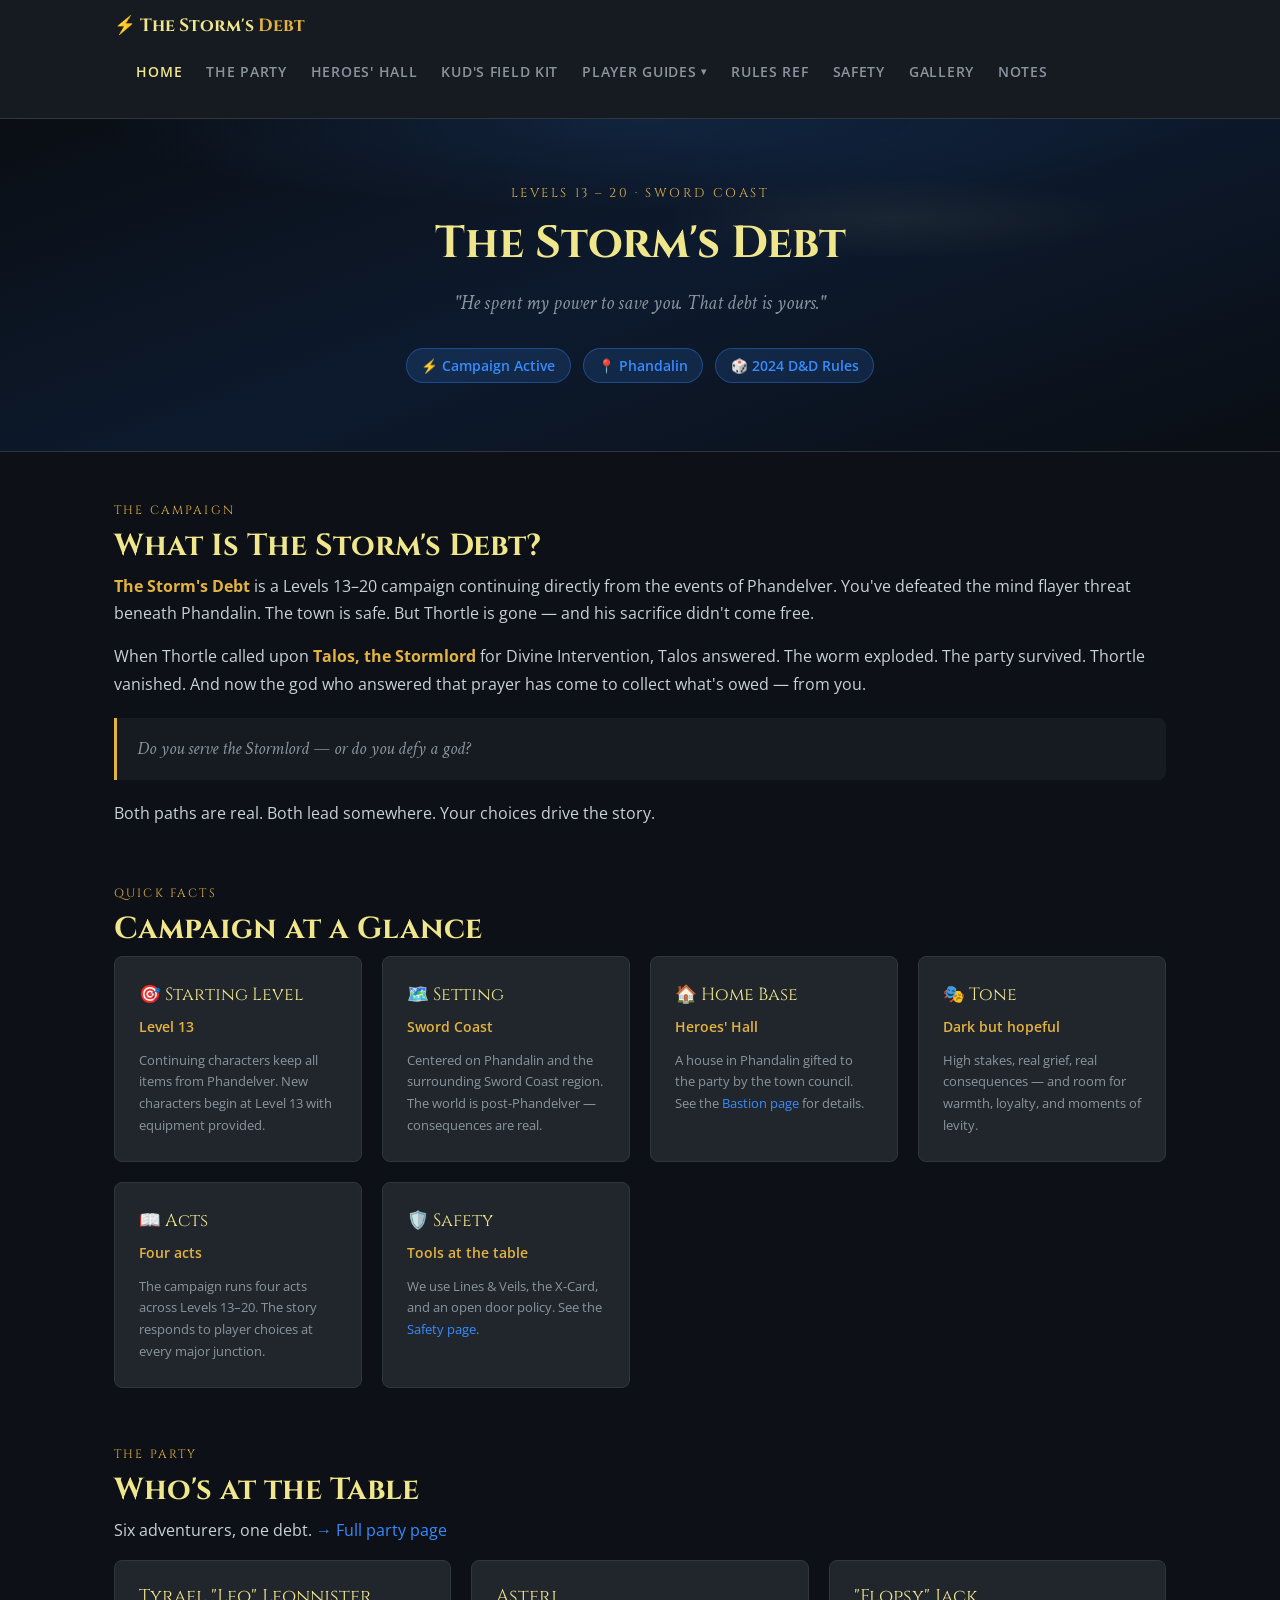
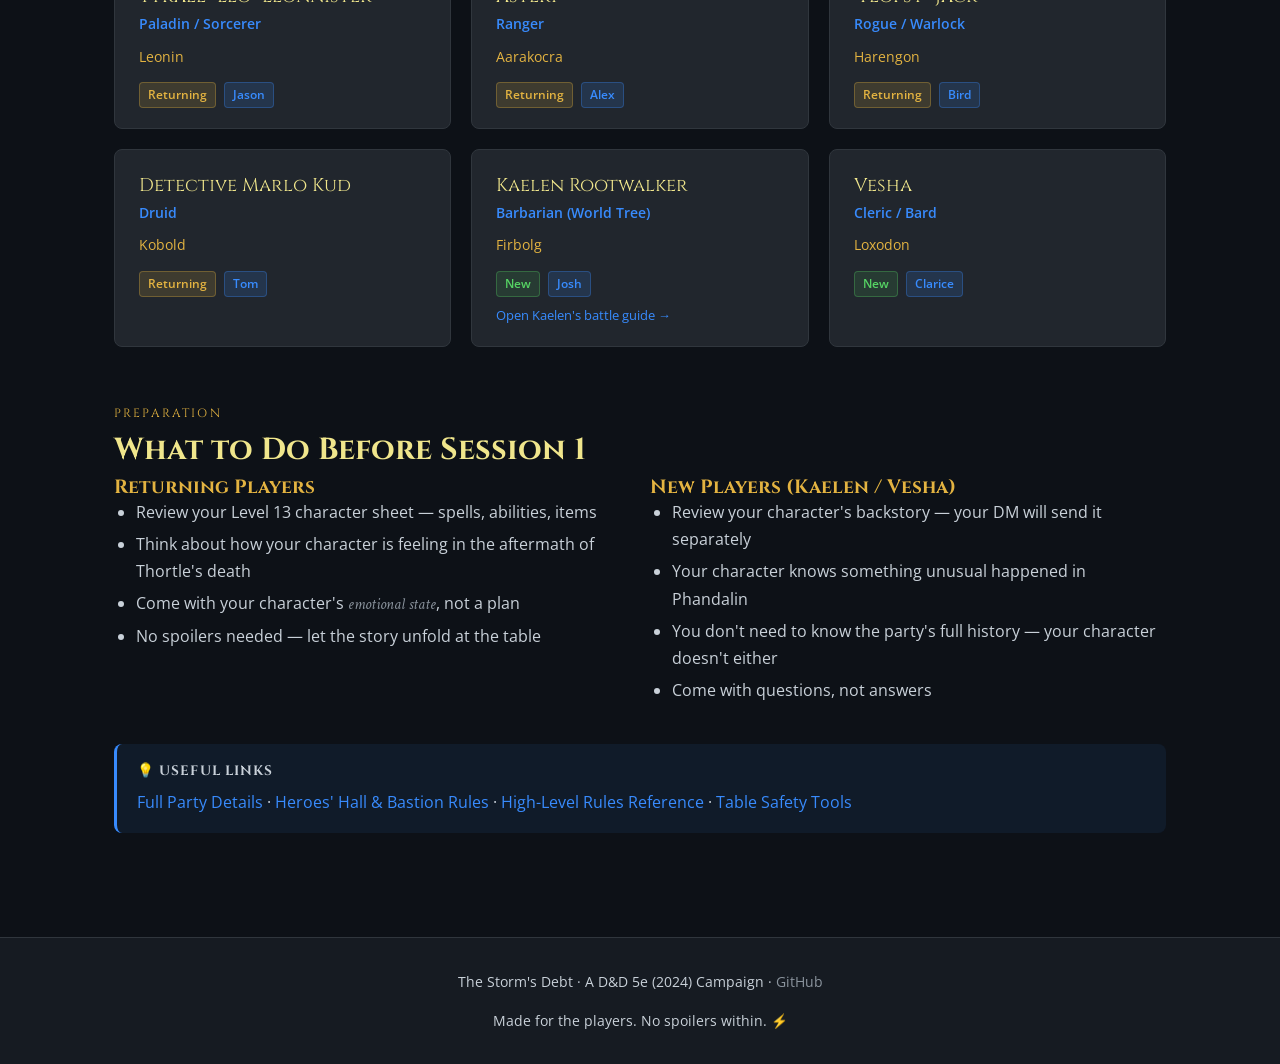
<file: index.html>
<!DOCTYPE html>
<html lang="en">
<head>
  <meta charset="UTF-8" />
  <meta name="viewport" content="width=device-width, initial-scale=1.0" />
  <title>The Storm's Debt — Player Hub</title>
  <link rel="stylesheet" href="style.css" />
</head>
<body>

<nav class="site-nav">
  <div class="nav-inner">
    <span class="nav-brand">⚡ The Storm's <span>Debt</span></span>
    <ul class="nav-links">
      <li><a href="index.html" class="active">Home</a></li>
      <li><a href="party.html">The Party</a></li>
      <li><a href="bastion.html">Heroes' Hall</a></li>
      <li><a href="kud.html">Kud's Field Kit</a></li>
      <li class="nav-dropdown">
        <a href="party.html" class="nav-dropdown-toggle">Player Guides <span class="nav-dropdown-caret" aria-hidden="true">&#9662;</span></a>
        <ul class="nav-dropdown-menu">
        <li><a href="kaelen.html">Kaelen</a></li>
        <li><a href="leo.html">Leo</a></li>
        <li><a href="asteri.html">Asteri</a></li>
        <li><a href="jack.html">Jack</a></li>
        <li><a href="marlo.html">Marlo</a></li>
        <li><a href="vesha.html">Vesha</a></li>
        </ul>
      </li>
      <li><a href="rules.html">Rules Ref</a></li>
      <li><a href="safety.html">Safety</a></li>
      <li><a href="gallery.html">Gallery</a></li>
      <li><a href="https://docs.google.com/document/d/15RtunA9WTFfW29Kl--05QRfiUGtuOV6vPU0Ejr-IwFA/edit?tab=t.0" target="_blank" rel="noopener">Notes</a></li>
    </ul>
  </div>
</nav>

<header class="hero">
  <p class="hero-eyebrow">Levels 13 – 20 · Sword Coast</p>
  <h1>The Storm's Debt</h1>
  <p class="hero-sub">"He spent my power to save you. That debt is yours."</p>
  <span class="hero-tag">⚡ Campaign Active</span>
  <span class="hero-tag">📍 Phandalin</span>
  <span class="hero-tag">🎲 2024 D&amp;D Rules</span>
</header>

<main class="container">

  <!-- What is this campaign -->
  <section class="section">
    <p class="section-label">The Campaign</p>
    <h2>What Is The Storm's Debt?</h2>
    <p>
      <strong>The Storm's Debt</strong> is a Levels&nbsp;13–20 campaign continuing directly from the events of
      Phandelver. You've defeated the mind flayer threat beneath Phandalin. The town is safe.
      But Thortle is gone — and his sacrifice didn't come free.
    </p>
    <p>
      When Thortle called upon <strong>Talos, the Stormlord</strong> for Divine Intervention, Talos answered.
      The worm exploded. The party survived. Thortle vanished. And now the god who answered that prayer
      has come to collect what's owed — from you.
    </p>
    <blockquote>
      Do you serve the Stormlord — or do you defy a god?
    </blockquote>
    <p>
      Both paths are real. Both lead somewhere. Your choices drive the story.
    </p>

    <!-- The Brand callout hidden for now
    <div class="callout callout-warn">
      <p class="callout-title">⚡ The Brand</p>
      <p>Every survivor has been marked with a <strong>lightning-bolt scar</strong>.
      Talos has issued his first command. The debt is real.</p>
    </div>
    -->
  </section>

  <!-- At a Glance -->
  <section class="section">
    <p class="section-label">Quick Facts</p>
    <h2>Campaign at a Glance</h2>
    <div class="grid-3">
      <div class="card">
        <div class="card-title">🎯 Starting Level</div>
        <div class="card-sub">Level 13</div>
        <p class="card-meta">Continuing characters keep all items from Phandelver. New characters begin at Level 13 with equipment provided.</p>
      </div>
      <div class="card">
        <div class="card-title">🗺️ Setting</div>
        <div class="card-sub">Sword Coast</div>
        <p class="card-meta">Centered on Phandalin and the surrounding Sword Coast region. The world is post-Phandelver — consequences are real.</p>
      </div>
      <div class="card">
        <div class="card-title">🏠 Home Base</div>
        <div class="card-sub">Heroes' Hall</div>
        <p class="card-meta">A house in Phandalin gifted to the party by the town council. See the <a href="bastion.html">Bastion page</a> for details.</p>
      </div>
      <div class="card">
        <div class="card-title">🎭 Tone</div>
        <div class="card-sub">Dark but hopeful</div>
        <p class="card-meta">High stakes, real grief, real consequences — and room for warmth, loyalty, and moments of levity.</p>
      </div>
      <div class="card">
        <div class="card-title">📖 Acts</div>
        <div class="card-sub">Four acts</div>
        <p class="card-meta">The campaign runs four acts across Levels 13–20. The story responds to player choices at every major junction.</p>
      </div>
      <div class="card">
        <div class="card-title">🛡️ Safety</div>
        <div class="card-sub">Tools at the table</div>
        <p class="card-meta">We use Lines &amp; Veils, the X-Card, and an open door policy. See the <a href="safety.html">Safety page</a>.</p>
      </div>
    </div>
  </section>

  <!-- Party Snapshot -->
  <section class="section">
    <p class="section-label">The Party</p>
    <h2>Who's at the Table</h2>
    <p>Six adventurers, one debt. <a href="party.html">→ Full party page</a></p>
    <div class="grid-2">
      <div class="char-card">
        <div class="char-name">Tyrael "Leo" Leonnister</div>
        <div class="char-class">Paladin / Sorcerer</div>
        <div class="char-race">Leonin</div>
        <span class="badge">Returning</span>
        <span class="badge-blue badge">Jason</span>
      </div>
      <div class="char-card">
        <div class="char-name">Asteri</div>
        <div class="char-class">Ranger</div>
        <div class="char-race">Aarakocra</div>
        <span class="badge">Returning</span>
        <span class="badge-blue badge">Alex</span>
      </div>
      <div class="char-card">
        <div class="char-name">"Flopsy" Jack</div>
        <div class="char-class">Rogue / Warlock</div>
        <div class="char-race">Harengon</div>
        <span class="badge">Returning</span>
        <span class="badge-blue badge">Bird</span>
      </div>
      <div class="char-card">
        <div class="char-name">Detective Marlo Kud</div>
        <div class="char-class">Druid</div>
        <div class="char-race">Kobold</div>
        <span class="badge">Returning</span>
        <span class="badge-blue badge">Tom</span>
      </div>
      <div class="char-card">
        <div class="char-name">Kaelen Rootwalker</div>
        <div class="char-class">Barbarian (World Tree)</div>
        <div class="char-race">Firbolg</div>
        <span class="badge-green badge">New</span>
        <span class="badge-blue badge">Josh</span>
        <p class="card-meta mt-1"><a href="kaelen.html">Open Kaelen's battle guide →</a></p>
      </div>
      <div class="char-card">
        <div class="char-name">Vesha</div>
        <div class="char-class">Cleric / Bard</div>
        <div class="char-race">Loxodon</div>
        <span class="badge-green badge">New</span>
        <span class="badge-blue badge">Clarice</span>
      </div>
    </div>
  </section>

  <!-- Session 0 checklist -->
  <section class="section">
    <p class="section-label">Preparation</p>
    <h2>What to Do Before Session 1</h2>
    <div class="grid-2">
      <div>
        <h3>Returning Players</h3>
        <ul>
          <li>Review your Level&nbsp;13 character sheet — spells, abilities, items</li>
          <li>Think about how your character is feeling in the aftermath of Thortle's death</li>
          <li>Come with your character's <em>emotional state</em>, not a plan</li>
          <li>No spoilers needed — let the story unfold at the table</li>
        </ul>
      </div>
      <div>
        <h3>New Players (Kaelen / Vesha)</h3>
        <ul>
          <li>Review your character's backstory — your DM will send it separately</li>
          <li>Your character knows something unusual happened in Phandalin</li>
          <li>You don't need to know the party's full history — your character doesn't either</li>
          <li>Come with questions, not answers</li>
        </ul>
      </div>
    </div>

    <div class="callout callout-info mt-3">
      <p class="callout-title">💡 Useful Links</p>
      <p>
        <a href="party.html">Full Party Details</a> ·
        <a href="bastion.html">Heroes' Hall &amp; Bastion Rules</a> ·
        <a href="rules.html">High-Level Rules Reference</a> ·
        <a href="safety.html">Table Safety Tools</a>
      </p>
    </div>
  </section>

</main>

<footer class="site-footer">
  <p>The Storm's Debt · A D&amp;D 5e (2024) Campaign · <a href="https://github.com/beardofedu/storms-debt-players" target="_blank">GitHub</a></p>
  <p class="mt-1">Made for the players. No spoilers within. ⚡</p>
</footer>

</body>
</html>
</file>
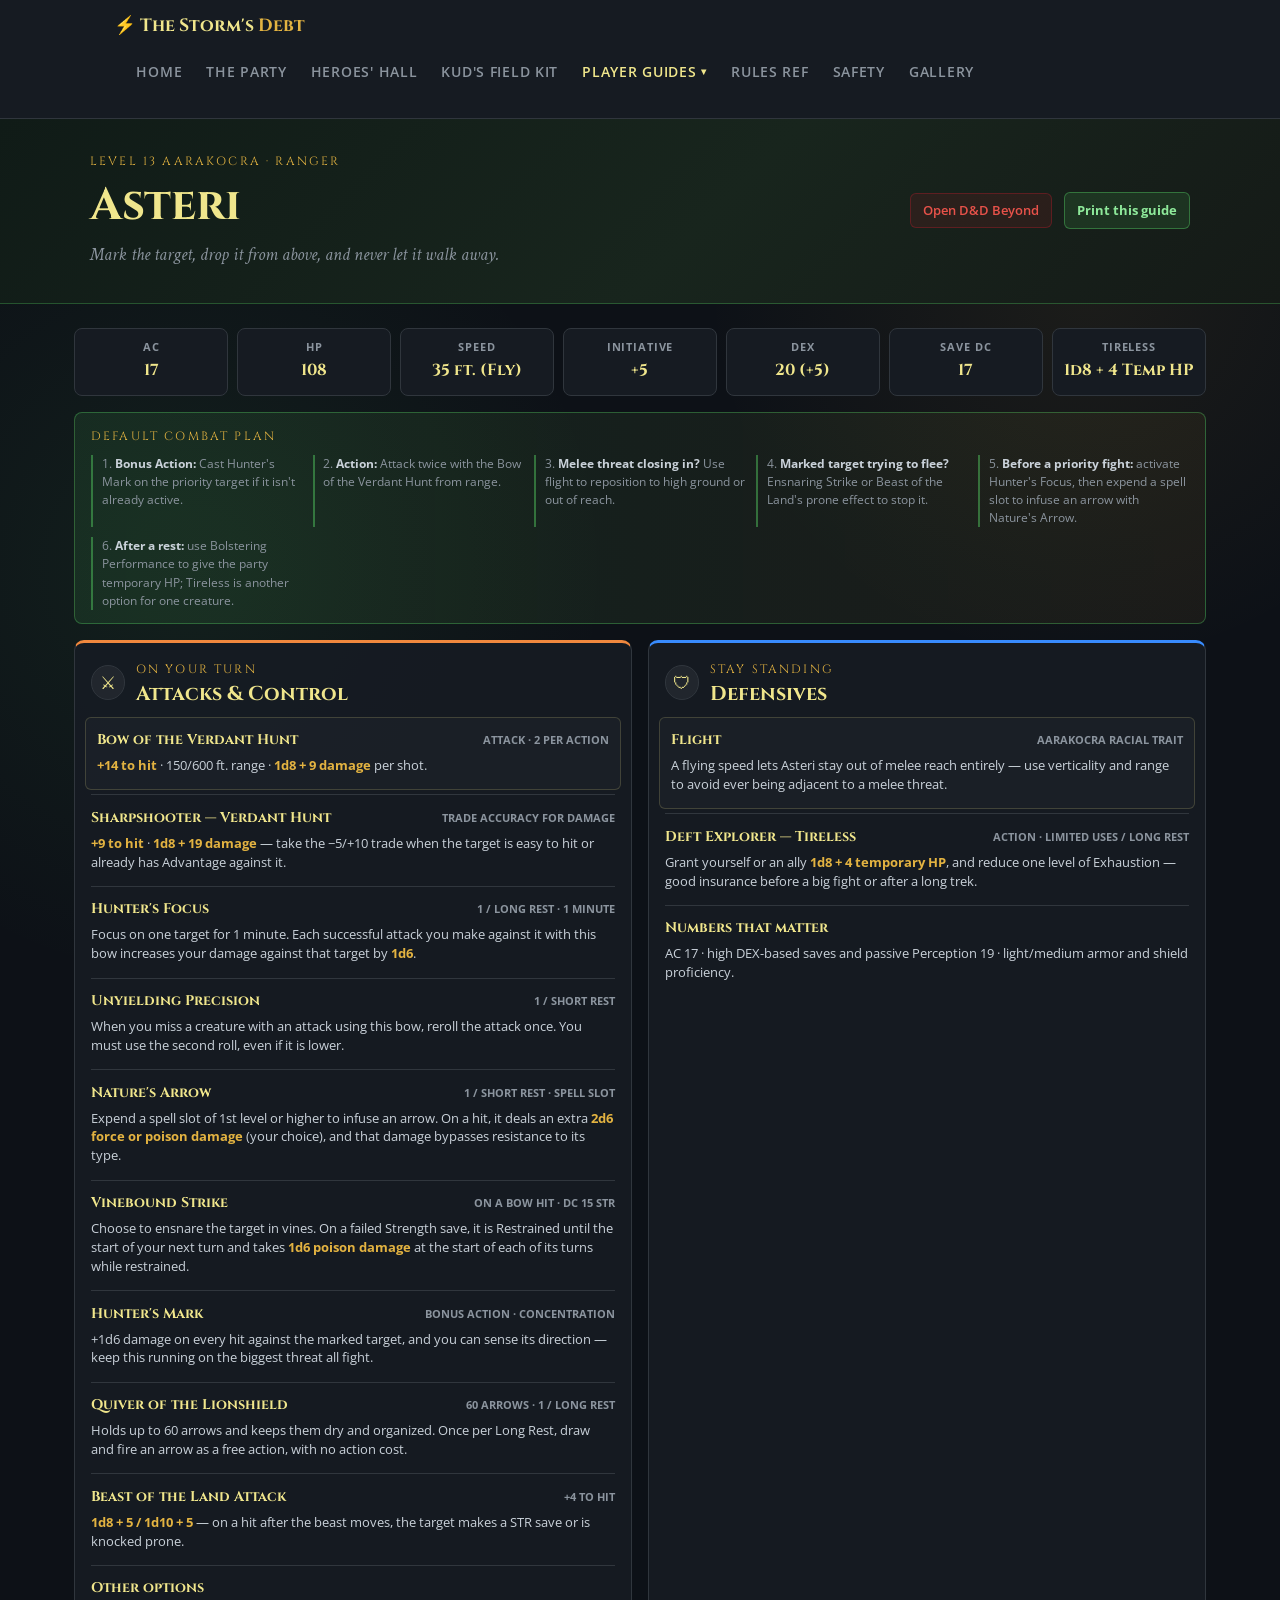
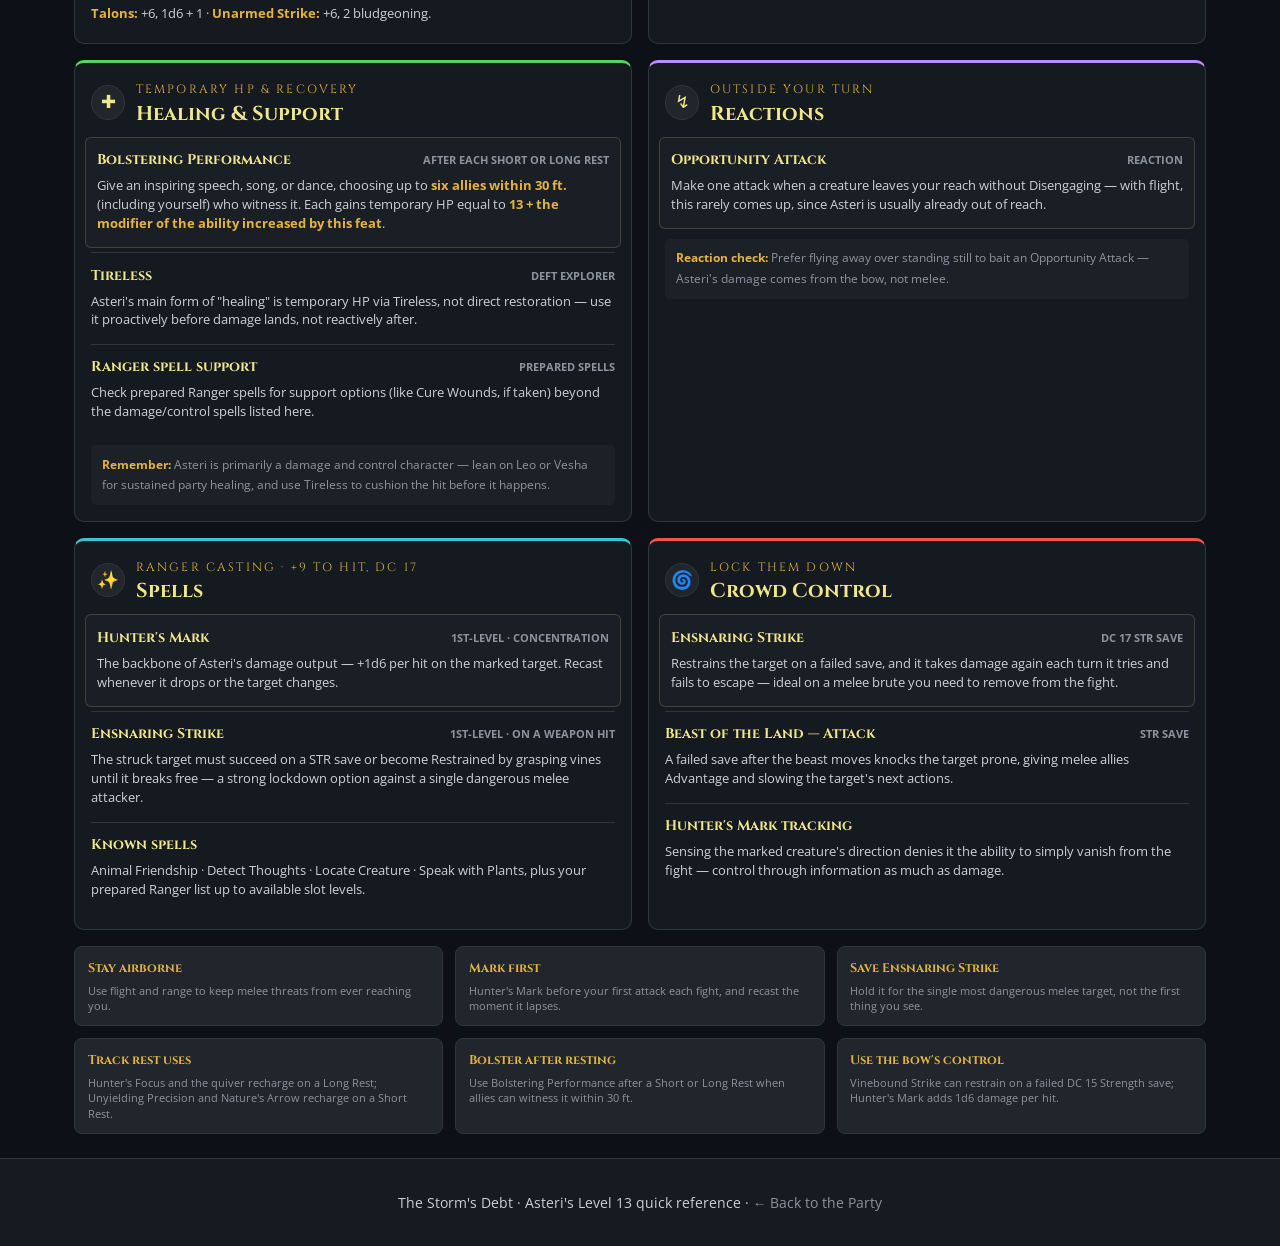
<file: asteri.html>
<!DOCTYPE html>
<html lang="en">
<head>
  <meta charset="UTF-8" />
  <meta name="viewport" content="width=device-width, initial-scale=1.0" />
  <title>Asteri's Battle Guide — The Storm's Debt</title>
  <link rel="stylesheet" href="style.css" />
</head>
<body class="ability-page">

<nav class="site-nav">
  <div class="nav-inner">
    <a href="index.html" class="nav-brand">⚡ The Storm's <span>Debt</span></a>
    <ul class="nav-links">
      <li><a href="index.html">Home</a></li>
      <li><a href="party.html">The Party</a></li>
      <li><a href="bastion.html">Heroes' Hall</a></li>
      <li><a href="kud.html">Kud's Field Kit</a></li>
      <li class="nav-dropdown">
        <a href="party.html" class="nav-dropdown-toggle active">Player Guides <span class="nav-dropdown-caret" aria-hidden="true">&#9662;</span></a>
        <ul class="nav-dropdown-menu">
        <li><a href="kaelen.html">Kaelen</a></li>
        <li><a href="leo.html">Leo</a></li>
        <li><a href="asteri.html" class="active">Asteri</a></li>
        <li><a href="jack.html">Jack</a></li>
        <li><a href="marlo.html">Marlo</a></li>
        <li><a href="vesha.html">Vesha</a></li>
        </ul>
      </li>
      <li><a href="rules.html">Rules Ref</a></li>
      <li><a href="safety.html">Safety</a></li>
      <li><a href="gallery.html">Gallery</a></li>
    </ul>
  </div>
</nav>

<header class="kaelen-header">
  <div class="kaelen-header-inner">
    <div>
      <p class="section-label">Level 13 Aarakocra · Ranger</p>
      <h1>Asteri</h1>
      <p class="kaelen-tagline">Mark the target, drop it from above, and never let it walk away.</p>
    </div>
    <div class="kaelen-header-actions">
      <a class="ddb-link" href="https://www.dndbeyond.com/characters/110122869" target="_blank" rel="noopener">Open D&amp;D Beyond</a>
      <button class="print-button" type="button" onclick="window.print()">Print this guide</button>
    </div>
  </div>
</header>

<main class="ability-sheet">
  <section class="stat-strip" aria-label="Asteri's key statistics">
    <div><span>AC</span><strong>17</strong></div>
    <div><span>HP</span><strong>108</strong></div>
    <div><span>Speed</span><strong>35 ft. (Fly)</strong></div>
    <div><span>Initiative</span><strong>+5</strong></div>
    <div><span>DEX</span><strong>20 (+5)</strong></div>
    <div><span>Save DC</span><strong>17</strong></div>
    <div><span>Tireless</span><strong>1d8 + 4 Temp HP</strong></div>
  </section>

  <section class="turn-card">
    <p class="section-label">Default combat plan</p>
    <ol class="turn-flow">
      <li><strong>Bonus Action:</strong> Cast Hunter's Mark on the priority target if it isn't already active.</li>
      <li><strong>Action:</strong> Attack twice with the Bow of the Verdant Hunt from range.</li>
      <li><strong>Melee threat closing in?</strong> Use flight to reposition to high ground or out of reach.</li>
      <li><strong>Marked target trying to flee?</strong> Ensnaring Strike or Beast of the Land's prone effect to stop it.</li>
      <li><strong>Before a priority fight:</strong> activate Hunter's Focus, then expend a spell slot to infuse an arrow with Nature's Arrow.</li>
      <li><strong>After a rest:</strong> use Bolstering Performance to give the party temporary HP; Tireless is another option for one creature.</li>
    </ol>
  </section>

  <div class="ability-grid">
    <section class="ability-panel ability-attacks">
      <div class="ability-heading">
        <span class="ability-icon" aria-hidden="true">⚔</span>
        <div><p class="section-label">On your turn</p><h2>Attacks &amp; Control</h2></div>
      </div>

      <article class="ability-item ability-featured">
        <div class="ability-name"><strong>Bow of the Verdant Hunt</strong><span>Attack · 2 per action</span></div>
        <p><strong>+14 to hit</strong> · 150/600 ft. range · <strong>1d8 + 9 damage</strong> per shot.</p>
      </article>

      <article class="ability-item">
        <div class="ability-name"><strong>Sharpshooter — Verdant Hunt</strong><span>Trade accuracy for damage</span></div>
        <p><strong>+9 to hit</strong> · <strong>1d8 + 19 damage</strong> — take the −5/+10 trade when the target is easy to hit or already has Advantage against it.</p>
      </article>

      <article class="ability-item">
        <div class="ability-name"><strong>Hunter's Focus</strong><span>1 / Long Rest · 1 minute</span></div>
        <p>Focus on one target for 1 minute. Each successful attack you make against it with this bow increases your damage against that target by <strong>1d6</strong>.</p>
      </article>

      <article class="ability-item">
        <div class="ability-name"><strong>Unyielding Precision</strong><span>1 / Short Rest</span></div>
        <p>When you miss a creature with an attack using this bow, reroll the attack once. You must use the second roll, even if it is lower.</p>
      </article>

      <article class="ability-item">
        <div class="ability-name"><strong>Nature's Arrow</strong><span>1 / Short Rest · Spell slot</span></div>
        <p>Expend a spell slot of 1st level or higher to infuse an arrow. On a hit, it deals an extra <strong>2d6 force or poison damage</strong> (your choice), and that damage bypasses resistance to its type.</p>
      </article>

      <article class="ability-item">
        <div class="ability-name"><strong>Vinebound Strike</strong><span>On a bow hit · DC 15 STR</span></div>
        <p>Choose to ensnare the target in vines. On a failed Strength save, it is Restrained until the start of your next turn and takes <strong>1d6 poison damage</strong> at the start of each of its turns while restrained.</p>
      </article>

      <article class="ability-item">
        <div class="ability-name"><strong>Hunter's Mark</strong><span>Bonus Action · Concentration</span></div>
        <p>+1d6 damage on every hit against the marked target, and you can sense its direction — keep this running on the biggest threat all fight.</p>
      </article>

      <article class="ability-item">
        <div class="ability-name"><strong>Quiver of the Lionshield</strong><span>60 arrows · 1 / Long Rest</span></div>
        <p>Holds up to 60 arrows and keeps them dry and organized. Once per Long Rest, draw and fire an arrow as a free action, with no action cost.</p>
      </article>

      <article class="ability-item">
        <div class="ability-name"><strong>Beast of the Land Attack</strong><span>+4 to hit</span></div>
        <p><strong>1d8 + 5 / 1d10 + 5</strong> — on a hit after the beast moves, the target makes a STR save or is knocked prone.</p>
      </article>

      <article class="ability-item compact">
        <div class="ability-name"><strong>Other options</strong></div>
        <p><strong>Talons:</strong> +6, 1d6 + 1 · <strong>Unarmed Strike:</strong> +6, 2 bludgeoning.</p>
      </article>
    </section>

    <section class="ability-panel ability-defenses">
      <div class="ability-heading">
        <span class="ability-icon" aria-hidden="true">🛡</span>
        <div><p class="section-label">Stay standing</p><h2>Defensives</h2></div>
      </div>

      <article class="ability-item ability-featured">
        <div class="ability-name"><strong>Flight</strong><span>Aarakocra racial trait</span></div>
        <p>A flying speed lets Asteri stay out of melee reach entirely — use verticality and range to avoid ever being adjacent to a melee threat.</p>
      </article>

      <article class="ability-item">
        <div class="ability-name"><strong>Deft Explorer — Tireless</strong><span>Action · Limited uses / Long Rest</span></div>
        <p>Grant yourself or an ally <strong>1d8 + 4 temporary HP</strong>, and reduce one level of Exhaustion — good insurance before a big fight or after a long trek.</p>
      </article>

      <article class="ability-item compact">
        <div class="ability-name"><strong>Numbers that matter</strong></div>
        <p>AC 17 · high DEX-based saves and passive Perception 19 · light/medium armor and shield proficiency.</p>
      </article>
    </section>

    <section class="ability-panel ability-healing">
      <div class="ability-heading">
        <span class="ability-icon" aria-hidden="true">✚</span>
        <div><p class="section-label">Temporary HP &amp; recovery</p><h2>Healing &amp; Support</h2></div>
      </div>

      <article class="ability-item ability-featured">
        <div class="ability-name"><strong>Bolstering Performance</strong><span>After each Short or Long Rest</span></div>
        <p>Give an inspiring speech, song, or dance, choosing up to <strong>six allies within 30 ft.</strong> (including yourself) who witness it. Each gains temporary HP equal to <strong>13 + the modifier of the ability increased by this feat</strong>.</p>
      </article>

      <article class="ability-item">
        <div class="ability-name"><strong>Tireless</strong><span>Deft Explorer</span></div>
        <p>Asteri's main form of "healing" is temporary HP via Tireless, not direct restoration — use it proactively before damage lands, not reactively after.</p>
      </article>

      <article class="ability-item">
        <div class="ability-name"><strong>Ranger spell support</strong><span>Prepared spells</span></div>
        <p>Check prepared Ranger spells for support options (like Cure Wounds, if taken) beyond the damage/control spells listed here.</p>
      </article>

      <p class="panel-reminder"><strong>Remember:</strong> Asteri is primarily a damage and control character — lean on Leo or Vesha for sustained party healing, and use Tireless to cushion the hit before it happens.</p>
    </section>

    <section class="ability-panel ability-reactions">
      <div class="ability-heading">
        <span class="ability-icon" aria-hidden="true">↯</span>
        <div><p class="section-label">Outside your turn</p><h2>Reactions</h2></div>
      </div>

      <article class="ability-item ability-featured">
        <div class="ability-name"><strong>Opportunity Attack</strong><span>Reaction</span></div>
        <p>Make one attack when a creature leaves your reach without Disengaging — with flight, this rarely comes up, since Asteri is usually already out of reach.</p>
      </article>

      <p class="panel-reminder"><strong>Reaction check:</strong> Prefer flying away over standing still to bait an Opportunity Attack — Asteri's damage comes from the bow, not melee.</p>
    </section>

    <section class="ability-panel ability-spells">
      <div class="ability-heading">
        <span class="ability-icon" aria-hidden="true">✨</span>
        <div><p class="section-label">Ranger casting · +9 to hit, DC 17</p><h2>Spells</h2></div>
      </div>

      <article class="ability-item ability-featured">
        <div class="ability-name"><strong>Hunter's Mark</strong><span>1st-level · Concentration</span></div>
        <p>The backbone of Asteri's damage output — +1d6 per hit on the marked target. Recast whenever it drops or the target changes.</p>
      </article>

      <article class="ability-item">
        <div class="ability-name"><strong>Ensnaring Strike</strong><span>1st-level · On a weapon hit</span></div>
        <p>The struck target must succeed on a STR save or become Restrained by grasping vines until it breaks free — a strong lockdown option against a single dangerous melee attacker.</p>
      </article>

      <article class="ability-item">
        <div class="ability-name"><strong>Known spells</strong></div>
        <p>Animal Friendship · Detect Thoughts · Locate Creature · Speak with Plants, plus your prepared Ranger list up to available slot levels.</p>
      </article>
    </section>

    <section class="ability-panel ability-cc">
      <div class="ability-heading">
        <span class="ability-icon" aria-hidden="true">🌀</span>
        <div><p class="section-label">Lock them down</p><h2>Crowd Control</h2></div>
      </div>

      <article class="ability-item ability-featured">
        <div class="ability-name"><strong>Ensnaring Strike</strong><span>DC 17 STR save</span></div>
        <p>Restrains the target on a failed save, and it takes damage again each turn it tries and fails to escape — ideal on a melee brute you need to remove from the fight.</p>
      </article>

      <article class="ability-item">
        <div class="ability-name"><strong>Beast of the Land — Attack</strong><span>STR save</span></div>
        <p>A failed save after the beast moves knocks the target prone, giving melee allies Advantage and slowing the target's next actions.</p>
      </article>

      <article class="ability-item compact">
        <div class="ability-name"><strong>Hunter's Mark tracking</strong></div>
        <p>Sensing the marked creature's direction denies it the ability to simply vanish from the fight — control through information as much as damage.</p>
      </article>
    </section>
  </div>

  <section class="quick-reminders">
    <div><strong>Stay airborne</strong><span>Use flight and range to keep melee threats from ever reaching you.</span></div>
    <div><strong>Mark first</strong><span>Hunter's Mark before your first attack each fight, and recast the moment it lapses.</span></div>
    <div><strong>Save Ensnaring Strike</strong><span>Hold it for the single most dangerous melee target, not the first thing you see.</span></div>
    <div><strong>Track rest uses</strong><span>Hunter's Focus and the quiver recharge on a Long Rest; Unyielding Precision and Nature's Arrow recharge on a Short Rest.</span></div>
    <div><strong>Bolster after resting</strong><span>Use Bolstering Performance after a Short or Long Rest when allies can witness it within 30 ft.</span></div>
    <div><strong>Use the bow's control</strong><span>Vinebound Strike can restrain on a failed DC 15 Strength save; Hunter's Mark adds 1d6 damage per hit.</span></div>
  </section>
</main>

<footer class="site-footer">
  <p>The Storm's Debt · Asteri's Level 13 quick reference · <a href="party.html">← Back to the Party</a></p>
</footer>

</body>
</html>
</file>
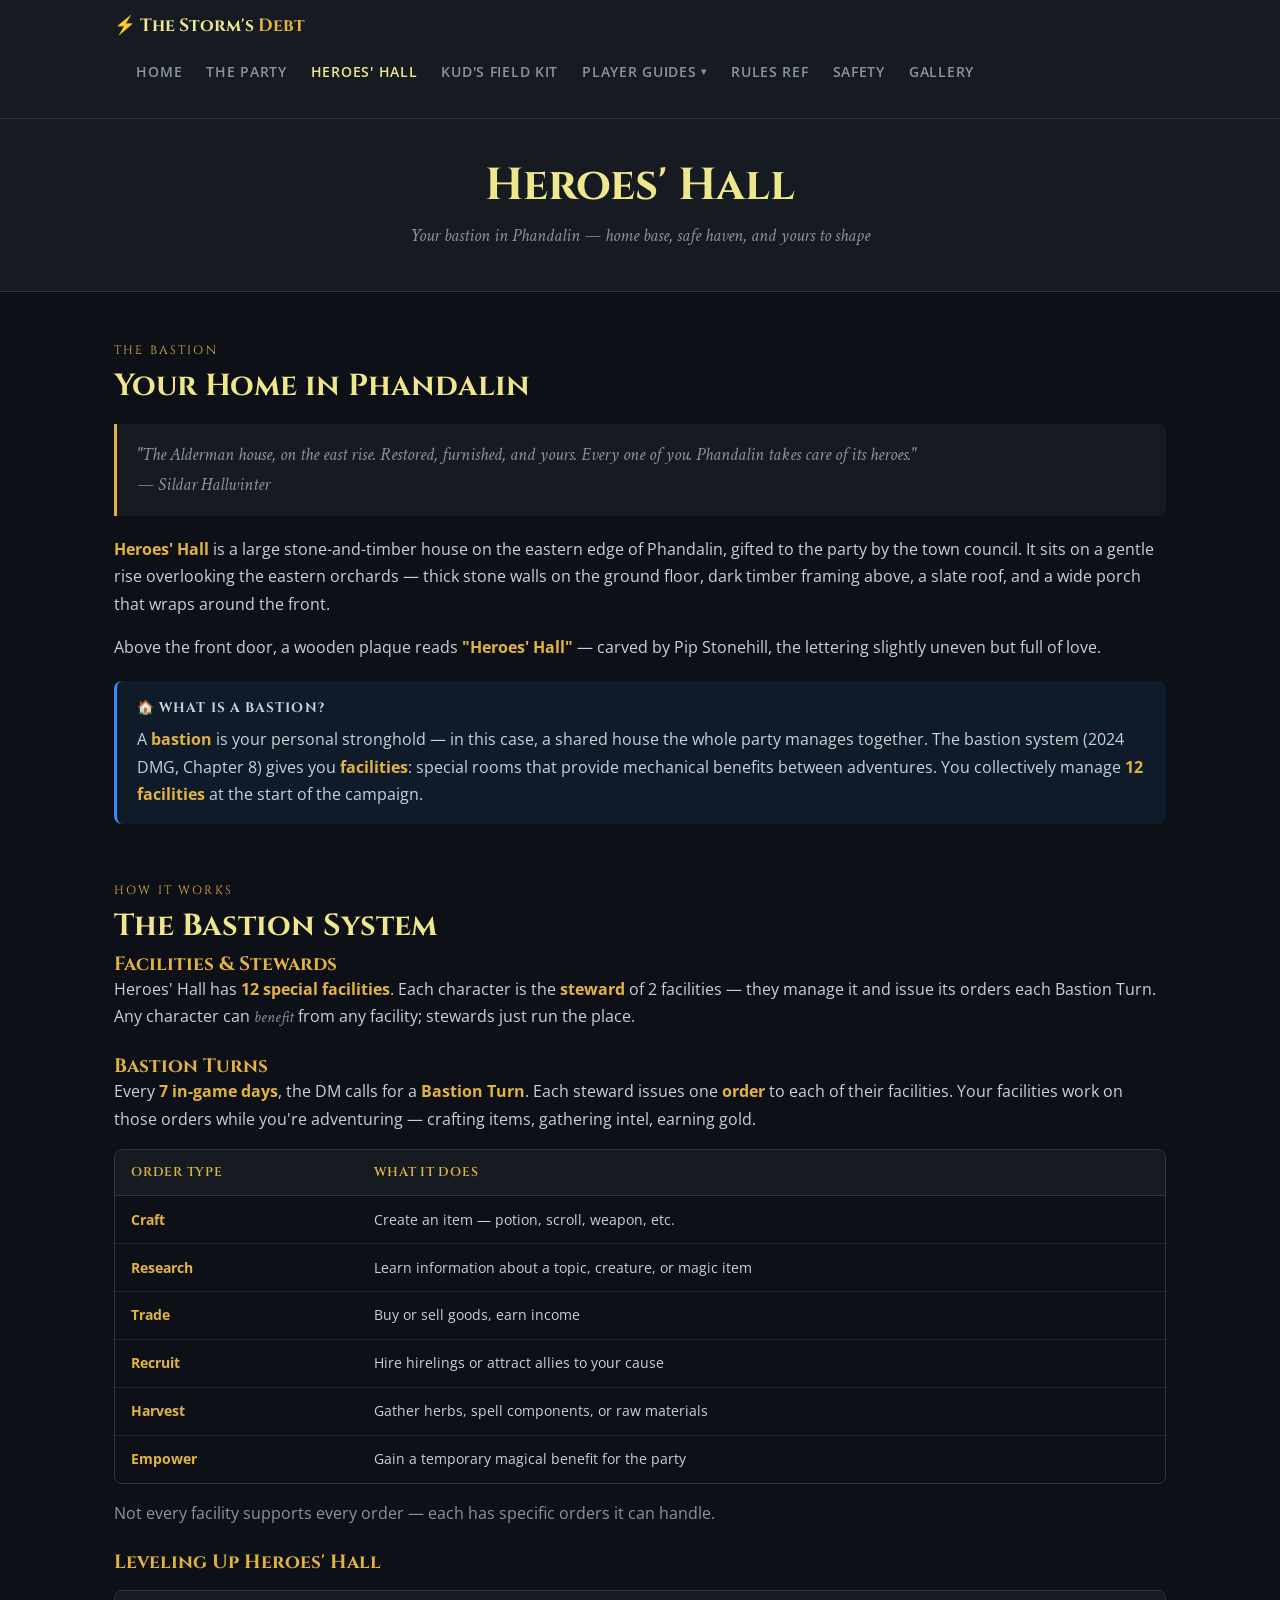
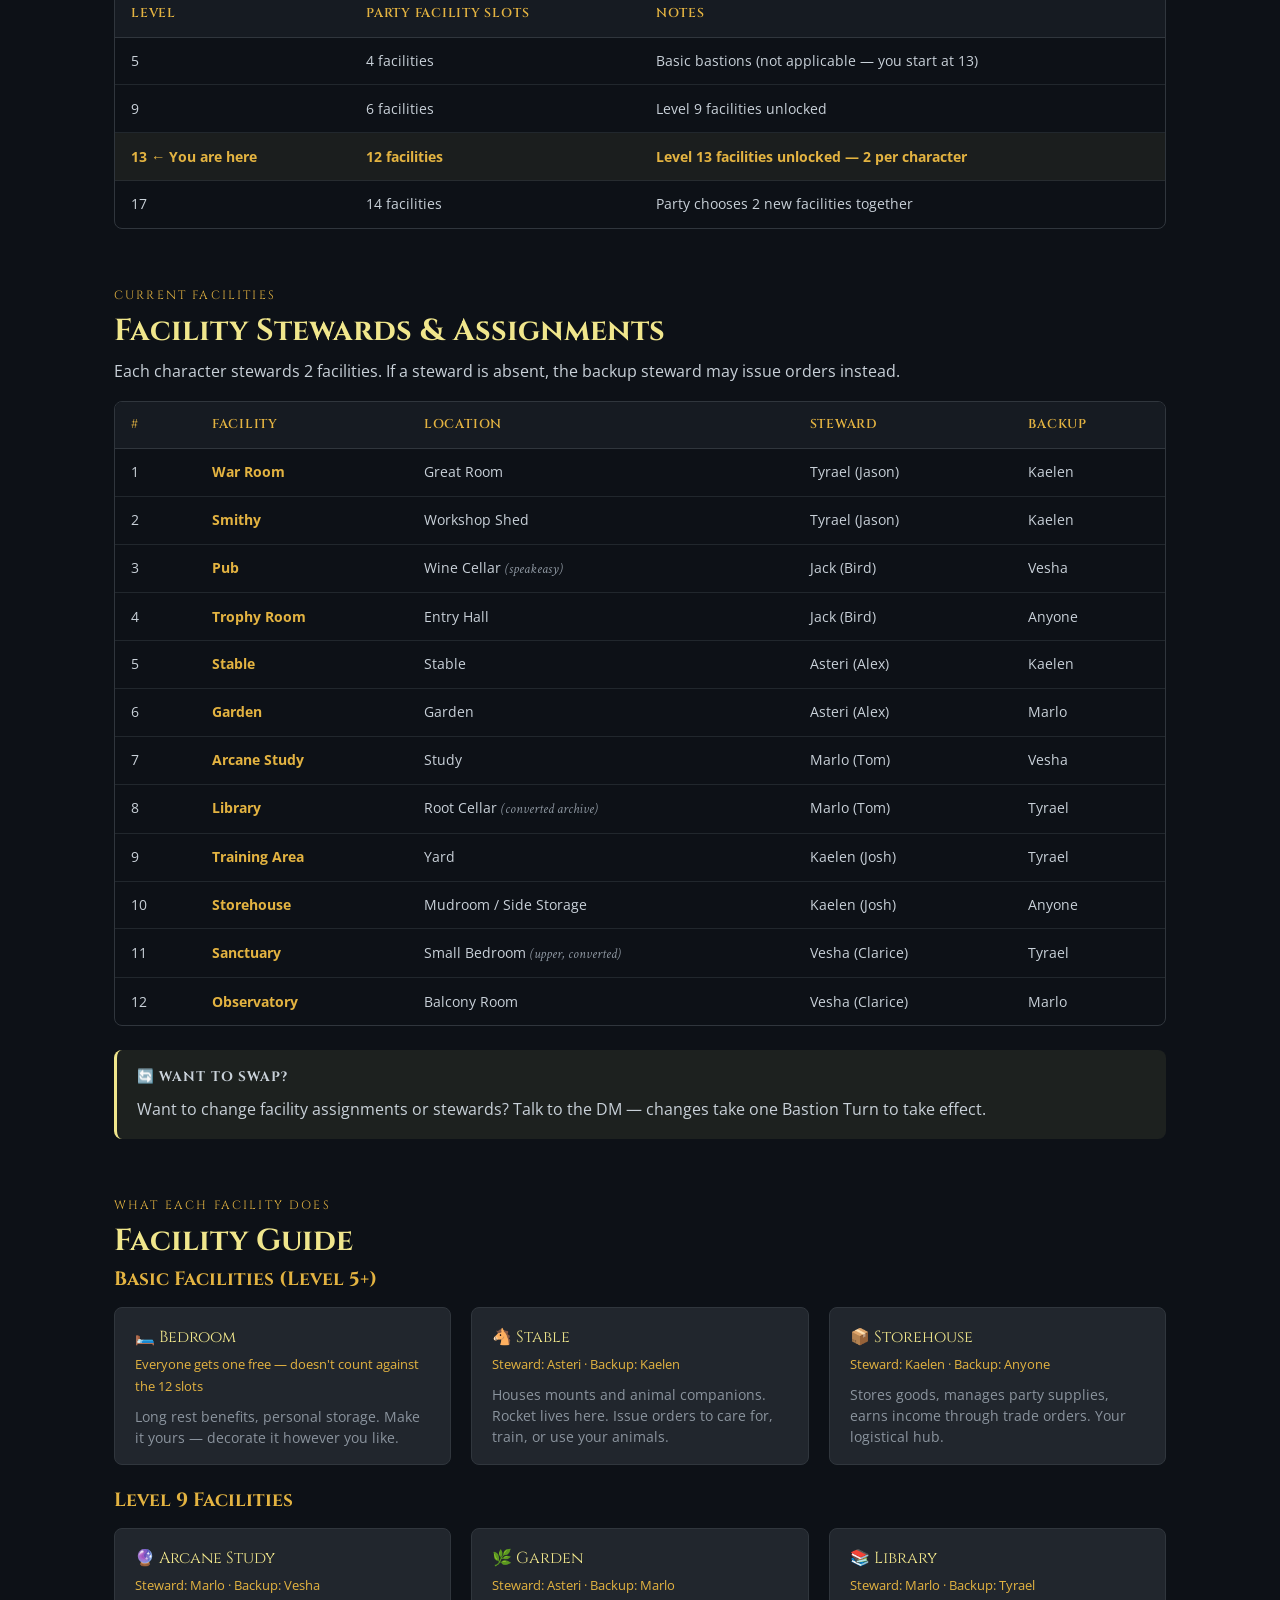
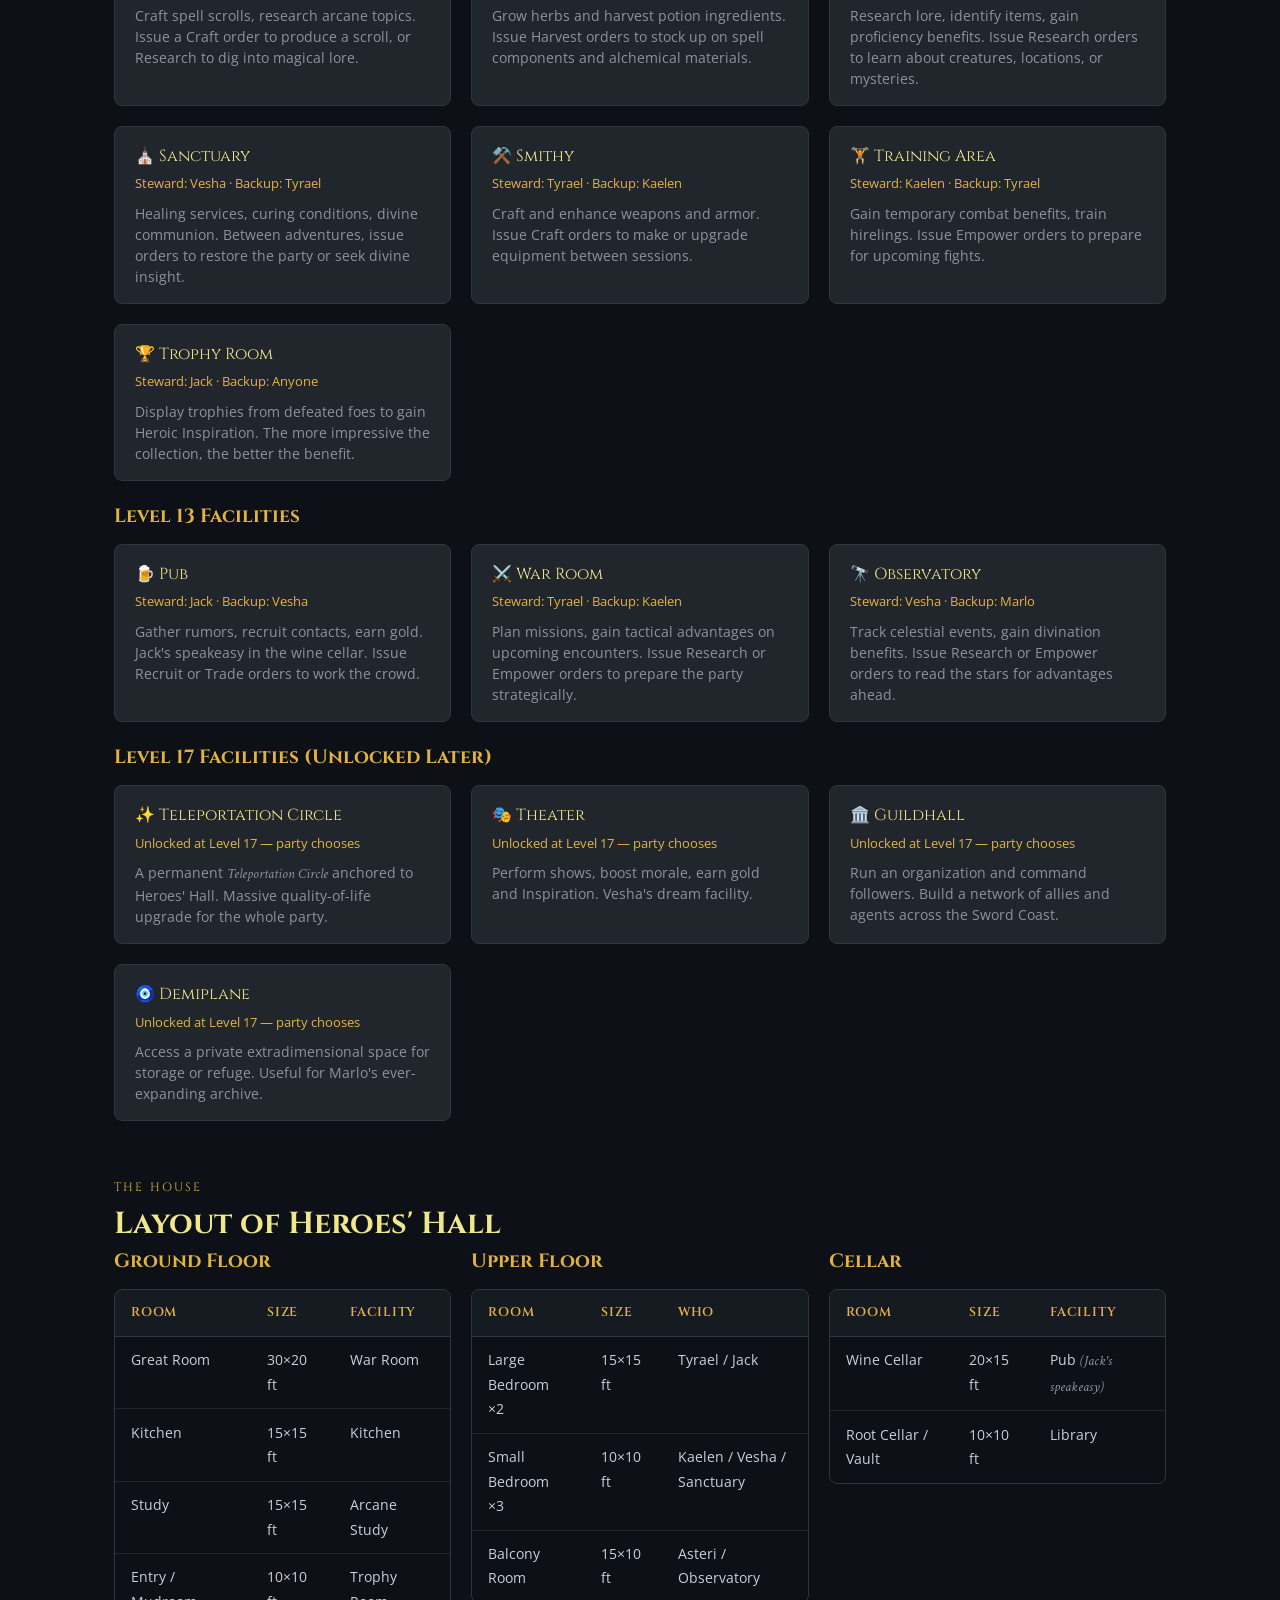
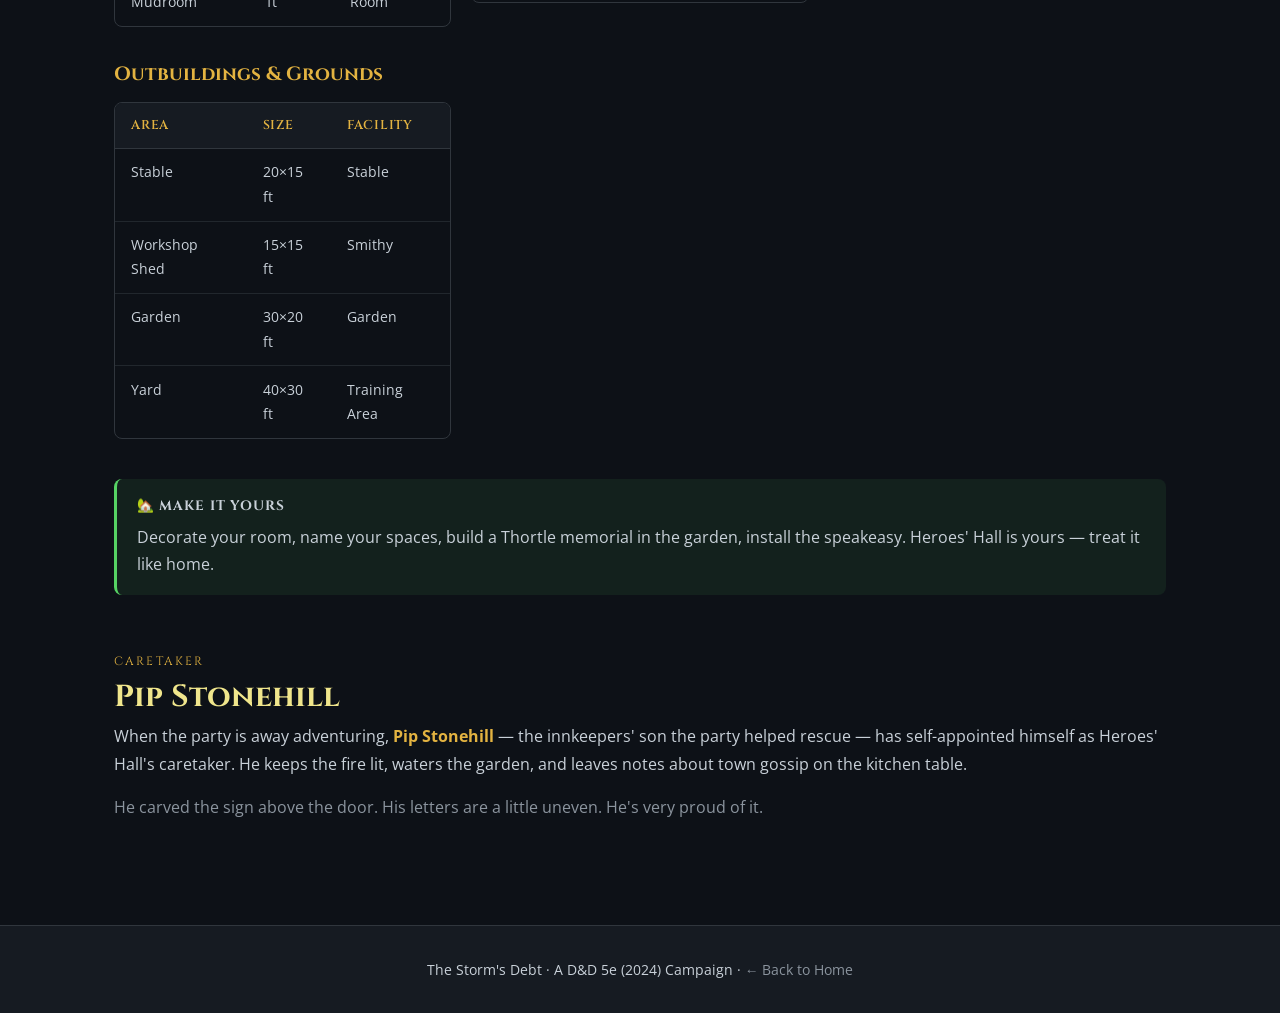
<file: bastion.html>
<!DOCTYPE html>
<html lang="en">
<head>
  <meta charset="UTF-8" />
  <meta name="viewport" content="width=device-width, initial-scale=1.0" />
  <title>Heroes' Hall — The Storm's Debt</title>
  <link rel="stylesheet" href="style.css" />
</head>
<body>

<nav class="site-nav">
  <div class="nav-inner">
    <a href="index.html" class="nav-brand">⚡ The Storm's <span>Debt</span></a>
    <ul class="nav-links">
      <li><a href="index.html">Home</a></li>
      <li><a href="party.html">The Party</a></li>
      <li><a href="bastion.html" class="active">Heroes' Hall</a></li>
      <li><a href="kud.html">Kud's Field Kit</a></li>
      <li class="nav-dropdown">
        <a href="party.html" class="nav-dropdown-toggle">Player Guides <span class="nav-dropdown-caret" aria-hidden="true">&#9662;</span></a>
        <ul class="nav-dropdown-menu">
        <li><a href="kaelen.html">Kaelen</a></li>
        <li><a href="leo.html">Leo</a></li>
        <li><a href="asteri.html">Asteri</a></li>
        <li><a href="jack.html">Jack</a></li>
        <li><a href="marlo.html">Marlo</a></li>
        <li><a href="vesha.html">Vesha</a></li>
        </ul>
      </li>
      <li><a href="rules.html">Rules Ref</a></li>
      <li><a href="safety.html">Safety</a></li>
      <li><a href="gallery.html">Gallery</a></li>
    </ul>
  </div>
</nav>

<header class="page-header">
  <h1>Heroes' Hall</h1>
  <p>Your bastion in Phandalin — home base, safe haven, and yours to shape</p>
</header>

<main class="container">

  <!-- Overview -->
  <section class="section">
    <p class="section-label">The Bastion</p>
    <h2>Your Home in Phandalin</h2>
    <blockquote>
      "The Alderman house, on the east rise. Restored, furnished, and yours. Every one of you.
      Phandalin takes care of its heroes."
      <br /><em>— Sildar Hallwinter</em>
    </blockquote>
    <p>
      <strong>Heroes' Hall</strong> is a large stone-and-timber house on the eastern edge of Phandalin,
      gifted to the party by the town council. It sits on a gentle rise overlooking the eastern orchards —
      thick stone walls on the ground floor, dark timber framing above, a slate roof, and a wide porch
      that wraps around the front.
    </p>
    <p>
      Above the front door, a wooden plaque reads <strong>"Heroes' Hall"</strong> — carved by Pip Stonehill,
      the lettering slightly uneven but full of love.
    </p>
    <div class="callout callout-info">
      <p class="callout-title">🏠 What Is a Bastion?</p>
      <p>A <strong>bastion</strong> is your personal stronghold — in this case, a shared house the whole party
      manages together. The bastion system (2024 DMG, Chapter 8) gives you <strong>facilities</strong>:
      special rooms that provide mechanical benefits between adventures.
      You collectively manage <strong>12 facilities</strong> at the start of the campaign.</p>
    </div>
  </section>

  <!-- How it works -->
  <section class="section">
    <p class="section-label">How It Works</p>
    <h2>The Bastion System</h2>

    <h3>Facilities &amp; Stewards</h3>
    <p>
      Heroes' Hall has <strong>12 special facilities</strong>. Each character is the
      <strong>steward</strong> of 2 facilities — they manage it and issue its orders each Bastion Turn.
      Any character can <em>benefit</em> from any facility; stewards just run the place.
    </p>

    <h3 class="mt-3">Bastion Turns</h3>
    <p>
      Every <strong>7 in-game days</strong>, the DM calls for a <strong>Bastion Turn</strong>.
      Each steward issues one <strong>order</strong> to each of their facilities. Your facilities
      work on those orders while you're adventuring — crafting items, gathering intel, earning gold.
    </p>

    <div class="table-wrap mt-2">
      <table>
        <thead>
          <tr>
            <th>Order Type</th>
            <th>What It Does</th>
          </tr>
        </thead>
        <tbody>
          <tr><td><strong>Craft</strong></td><td>Create an item — potion, scroll, weapon, etc.</td></tr>
          <tr><td><strong>Research</strong></td><td>Learn information about a topic, creature, or magic item</td></tr>
          <tr><td><strong>Trade</strong></td><td>Buy or sell goods, earn income</td></tr>
          <tr><td><strong>Recruit</strong></td><td>Hire hirelings or attract allies to your cause</td></tr>
          <tr><td><strong>Harvest</strong></td><td>Gather herbs, spell components, or raw materials</td></tr>
          <tr><td><strong>Empower</strong></td><td>Gain a temporary magical benefit for the party</td></tr>
        </tbody>
      </table>
    </div>
    <p class="text-muted mt-1">Not every facility supports every order — each has specific orders it can handle.</p>

    <h3 class="mt-3">Leveling Up Heroes' Hall</h3>
    <div class="table-wrap">
      <table>
        <thead>
          <tr>
            <th>Level</th>
            <th>Party Facility Slots</th>
            <th>Notes</th>
          </tr>
        </thead>
        <tbody>
          <tr><td>5</td><td>4 facilities</td><td>Basic bastions (not applicable — you start at 13)</td></tr>
          <tr><td>9</td><td>6 facilities</td><td>Level 9 facilities unlocked</td></tr>
          <tr style="background: rgba(240,230,140,.06);">
            <td><strong>13 ← You are here</strong></td>
            <td><strong>12 facilities</strong></td>
            <td><strong>Level 13 facilities unlocked — 2 per character</strong></td>
          </tr>
          <tr><td>17</td><td>14 facilities</td><td>Party chooses 2 new facilities together</td></tr>
        </tbody>
      </table>
    </div>
  </section>

  <!-- Facility Stewards -->
  <section class="section">
    <p class="section-label">Current Facilities</p>
    <h2>Facility Stewards &amp; Assignments</h2>
    <p>Each character stewards 2 facilities. If a steward is absent, the backup steward may issue orders instead.</p>

    <div class="table-wrap mt-2">
      <table>
        <thead>
          <tr>
            <th>#</th>
            <th>Facility</th>
            <th>Location</th>
            <th>Steward</th>
            <th>Backup</th>
          </tr>
        </thead>
        <tbody>
          <tr><td>1</td><td><strong>War Room</strong></td><td>Great Room</td><td>Tyrael (Jason)</td><td>Kaelen</td></tr>
          <tr><td>2</td><td><strong>Smithy</strong></td><td>Workshop Shed</td><td>Tyrael (Jason)</td><td>Kaelen</td></tr>
          <tr><td>3</td><td><strong>Pub</strong></td><td>Wine Cellar <em>(speakeasy)</em></td><td>Jack (Bird)</td><td>Vesha</td></tr>
          <tr><td>4</td><td><strong>Trophy Room</strong></td><td>Entry Hall</td><td>Jack (Bird)</td><td>Anyone</td></tr>
          <tr><td>5</td><td><strong>Stable</strong></td><td>Stable</td><td>Asteri (Alex)</td><td>Kaelen</td></tr>
          <tr><td>6</td><td><strong>Garden</strong></td><td>Garden</td><td>Asteri (Alex)</td><td>Marlo</td></tr>
          <tr><td>7</td><td><strong>Arcane Study</strong></td><td>Study</td><td>Marlo (Tom)</td><td>Vesha</td></tr>
          <tr><td>8</td><td><strong>Library</strong></td><td>Root Cellar <em>(converted archive)</em></td><td>Marlo (Tom)</td><td>Tyrael</td></tr>
          <tr><td>9</td><td><strong>Training Area</strong></td><td>Yard</td><td>Kaelen (Josh)</td><td>Tyrael</td></tr>
          <tr><td>10</td><td><strong>Storehouse</strong></td><td>Mudroom / Side Storage</td><td>Kaelen (Josh)</td><td>Anyone</td></tr>
          <tr><td>11</td><td><strong>Sanctuary</strong></td><td>Small Bedroom <em>(upper, converted)</em></td><td>Vesha (Clarice)</td><td>Tyrael</td></tr>
          <tr><td>12</td><td><strong>Observatory</strong></td><td>Balcony Room</td><td>Vesha (Clarice)</td><td>Marlo</td></tr>
        </tbody>
      </table>
    </div>

    <div class="callout callout-warn mt-3">
      <p class="callout-title">🔄 Want to Swap?</p>
      <p>Want to change facility assignments or stewards? Talk to the DM — changes take one Bastion Turn to take effect.</p>
    </div>
  </section>

  <!-- Facility Descriptions -->
  <section class="section">
    <p class="section-label">What Each Facility Does</p>
    <h2>Facility Guide</h2>

    <h3 class="mb-2">Basic Facilities (Level 5+)</h3>
    <div class="grid-2">
      <div class="facility-card">
        <div class="facility-name">🛏️ Bedroom</div>
        <div class="facility-steward">Everyone gets one free — doesn't count against the 12 slots</div>
        <div class="facility-desc">Long rest benefits, personal storage. Make it yours — decorate it however you like.</div>
      </div>
      <div class="facility-card">
        <div class="facility-name">🐴 Stable</div>
        <div class="facility-steward">Steward: Asteri · Backup: Kaelen</div>
        <div class="facility-desc">Houses mounts and animal companions. Rocket lives here. Issue orders to care for, train, or use your animals.</div>
      </div>
      <div class="facility-card">
        <div class="facility-name">📦 Storehouse</div>
        <div class="facility-steward">Steward: Kaelen · Backup: Anyone</div>
        <div class="facility-desc">Stores goods, manages party supplies, earns income through trade orders. Your logistical hub.</div>
      </div>
    </div>

    <h3 class="mb-2 mt-3">Level 9 Facilities</h3>
    <div class="grid-2">
      <div class="facility-card">
        <div class="facility-name">🔮 Arcane Study</div>
        <div class="facility-steward">Steward: Marlo · Backup: Vesha</div>
        <div class="facility-desc">Craft spell scrolls, research arcane topics. Issue a Craft order to produce a scroll, or Research to dig into magical lore.</div>
      </div>
      <div class="facility-card">
        <div class="facility-name">🌿 Garden</div>
        <div class="facility-steward">Steward: Asteri · Backup: Marlo</div>
        <div class="facility-desc">Grow herbs and harvest potion ingredients. Issue Harvest orders to stock up on spell components and alchemical materials.</div>
      </div>
      <div class="facility-card">
        <div class="facility-name">📚 Library</div>
        <div class="facility-steward">Steward: Marlo · Backup: Tyrael</div>
        <div class="facility-desc">Research lore, identify items, gain proficiency benefits. Issue Research orders to learn about creatures, locations, or mysteries.</div>
      </div>
      <div class="facility-card">
        <div class="facility-name">⛪ Sanctuary</div>
        <div class="facility-steward">Steward: Vesha · Backup: Tyrael</div>
        <div class="facility-desc">Healing services, curing conditions, divine communion. Between adventures, issue orders to restore the party or seek divine insight.</div>
      </div>
      <div class="facility-card">
        <div class="facility-name">⚒️ Smithy</div>
        <div class="facility-steward">Steward: Tyrael · Backup: Kaelen</div>
        <div class="facility-desc">Craft and enhance weapons and armor. Issue Craft orders to make or upgrade equipment between sessions.</div>
      </div>
      <div class="facility-card">
        <div class="facility-name">🏋️ Training Area</div>
        <div class="facility-steward">Steward: Kaelen · Backup: Tyrael</div>
        <div class="facility-desc">Gain temporary combat benefits, train hirelings. Issue Empower orders to prepare for upcoming fights.</div>
      </div>
      <div class="facility-card">
        <div class="facility-name">🏆 Trophy Room</div>
        <div class="facility-steward">Steward: Jack · Backup: Anyone</div>
        <div class="facility-desc">Display trophies from defeated foes to gain Heroic Inspiration. The more impressive the collection, the better the benefit.</div>
      </div>
    </div>

    <h3 class="mb-2 mt-3">Level 13 Facilities</h3>
    <div class="grid-2">
      <div class="facility-card">
        <div class="facility-name">🍺 Pub</div>
        <div class="facility-steward">Steward: Jack · Backup: Vesha</div>
        <div class="facility-desc">Gather rumors, recruit contacts, earn gold. Jack's speakeasy in the wine cellar. Issue Recruit or Trade orders to work the crowd.</div>
      </div>
      <div class="facility-card">
        <div class="facility-name">⚔️ War Room</div>
        <div class="facility-steward">Steward: Tyrael · Backup: Kaelen</div>
        <div class="facility-desc">Plan missions, gain tactical advantages on upcoming encounters. Issue Research or Empower orders to prepare the party strategically.</div>
      </div>
      <div class="facility-card">
        <div class="facility-name">🔭 Observatory</div>
        <div class="facility-steward">Steward: Vesha · Backup: Marlo</div>
        <div class="facility-desc">Track celestial events, gain divination benefits. Issue Research or Empower orders to read the stars for advantages ahead.</div>
      </div>
    </div>

    <h3 class="mb-2 mt-3">Level 17 Facilities (Unlocked Later)</h3>
    <div class="grid-2">
      <div class="facility-card">
        <div class="facility-name">✨ Teleportation Circle</div>
        <div class="facility-steward">Unlocked at Level 17 — party chooses</div>
        <div class="facility-desc">A permanent <em>Teleportation Circle</em> anchored to Heroes' Hall. Massive quality-of-life upgrade for the whole party.</div>
      </div>
      <div class="facility-card">
        <div class="facility-name">🎭 Theater</div>
        <div class="facility-steward">Unlocked at Level 17 — party chooses</div>
        <div class="facility-desc">Perform shows, boost morale, earn gold and Inspiration. Vesha's dream facility.</div>
      </div>
      <div class="facility-card">
        <div class="facility-name">🏛️ Guildhall</div>
        <div class="facility-steward">Unlocked at Level 17 — party chooses</div>
        <div class="facility-desc">Run an organization and command followers. Build a network of allies and agents across the Sword Coast.</div>
      </div>
      <div class="facility-card">
        <div class="facility-name">🧿 Demiplane</div>
        <div class="facility-steward">Unlocked at Level 17 — party chooses</div>
        <div class="facility-desc">Access a private extradimensional space for storage or refuge. Useful for Marlo's ever-expanding archive.</div>
      </div>
    </div>
  </section>

  <!-- Room Layout -->
  <section class="section">
    <p class="section-label">The House</p>
    <h2>Layout of Heroes' Hall</h2>

    <div class="grid-2">
      <div>
        <h3>Ground Floor</h3>
        <div class="table-wrap">
          <table>
            <thead><tr><th>Room</th><th>Size</th><th>Facility</th></tr></thead>
            <tbody>
              <tr><td>Great Room</td><td>30×20 ft</td><td>War Room</td></tr>
              <tr><td>Kitchen</td><td>15×15 ft</td><td>Kitchen</td></tr>
              <tr><td>Study</td><td>15×15 ft</td><td>Arcane Study</td></tr>
              <tr><td>Entry / Mudroom</td><td>10×10 ft</td><td>Trophy Room</td></tr>
            </tbody>
          </table>
        </div>
      </div>
      <div>
        <h3>Upper Floor</h3>
        <div class="table-wrap">
          <table>
            <thead><tr><th>Room</th><th>Size</th><th>Who</th></tr></thead>
            <tbody>
              <tr><td>Large Bedroom ×2</td><td>15×15 ft</td><td>Tyrael / Jack</td></tr>
              <tr><td>Small Bedroom ×3</td><td>10×10 ft</td><td>Kaelen / Vesha / Sanctuary</td></tr>
              <tr><td>Balcony Room</td><td>15×10 ft</td><td>Asteri / Observatory</td></tr>
            </tbody>
          </table>
        </div>
      </div>
      <div>
        <h3>Cellar</h3>
        <div class="table-wrap">
          <table>
            <thead><tr><th>Room</th><th>Size</th><th>Facility</th></tr></thead>
            <tbody>
              <tr><td>Wine Cellar</td><td>20×15 ft</td><td>Pub <em>(Jack's speakeasy)</em></td></tr>
              <tr><td>Root Cellar / Vault</td><td>10×10 ft</td><td>Library</td></tr>
            </tbody>
          </table>
        </div>
      </div>
      <div>
        <h3>Outbuildings &amp; Grounds</h3>
        <div class="table-wrap">
          <table>
            <thead><tr><th>Area</th><th>Size</th><th>Facility</th></tr></thead>
            <tbody>
              <tr><td>Stable</td><td>20×15 ft</td><td>Stable</td></tr>
              <tr><td>Workshop Shed</td><td>15×15 ft</td><td>Smithy</td></tr>
              <tr><td>Garden</td><td>30×20 ft</td><td>Garden</td></tr>
              <tr><td>Yard</td><td>40×30 ft</td><td>Training Area</td></tr>
            </tbody>
          </table>
        </div>
      </div>
    </div>

    <div class="callout callout-success mt-3">
      <p class="callout-title">🏡 Make It Yours</p>
      <p>Decorate your room, name your spaces, build a Thortle memorial in the garden,
      install the speakeasy. Heroes' Hall is yours — treat it like home.</p>
    </div>
  </section>

  <!-- Pip section -->
  <section class="section">
    <p class="section-label">Caretaker</p>
    <h2>Pip Stonehill</h2>
    <p>
      When the party is away adventuring, <strong>Pip Stonehill</strong> — the innkeepers' son the party
      helped rescue — has self-appointed himself as Heroes' Hall's caretaker. He keeps the fire lit,
      waters the garden, and leaves notes about town gossip on the kitchen table.
    </p>
    <p class="text-muted">He carved the sign above the door. His letters are a little uneven. He's very proud of it.</p>
  </section>

</main>

<footer class="site-footer">
  <p>The Storm's Debt · A D&amp;D 5e (2024) Campaign · <a href="index.html">← Back to Home</a></p>
</footer>

</body>
</html>
</file>
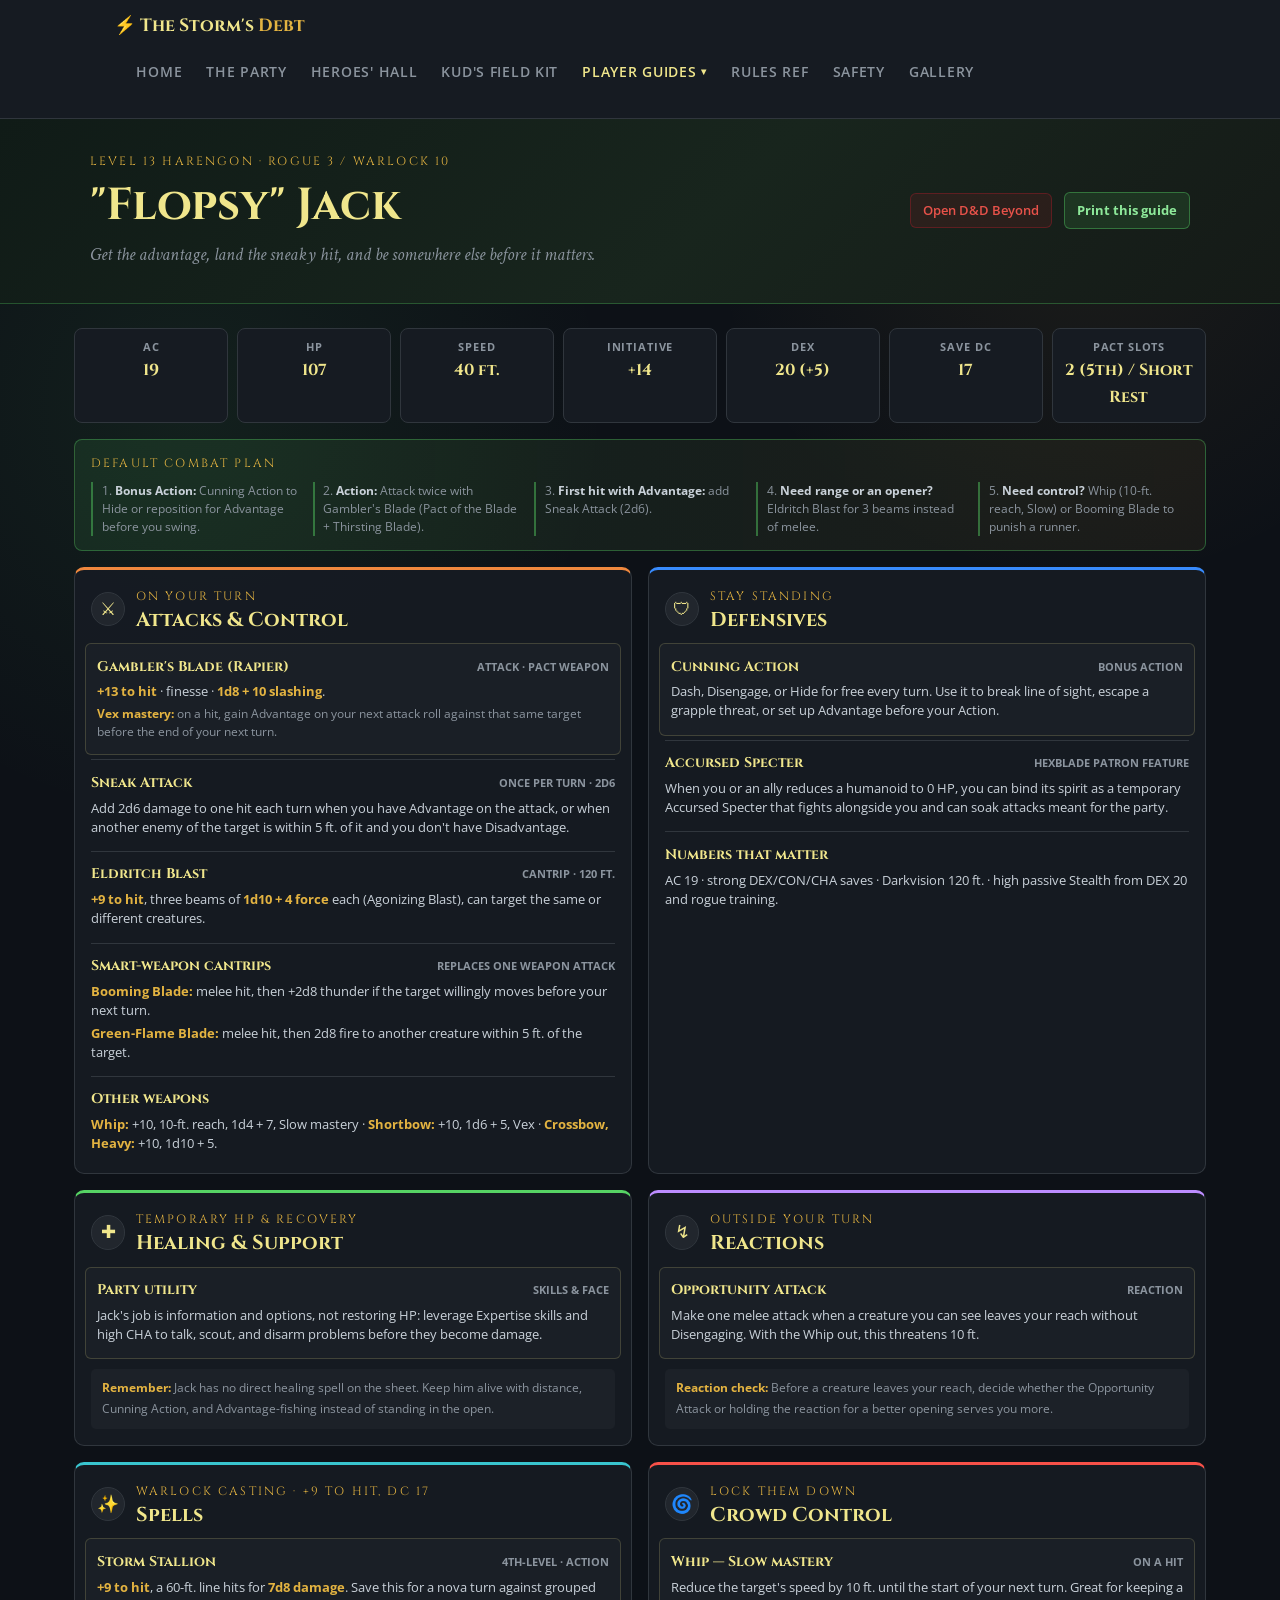
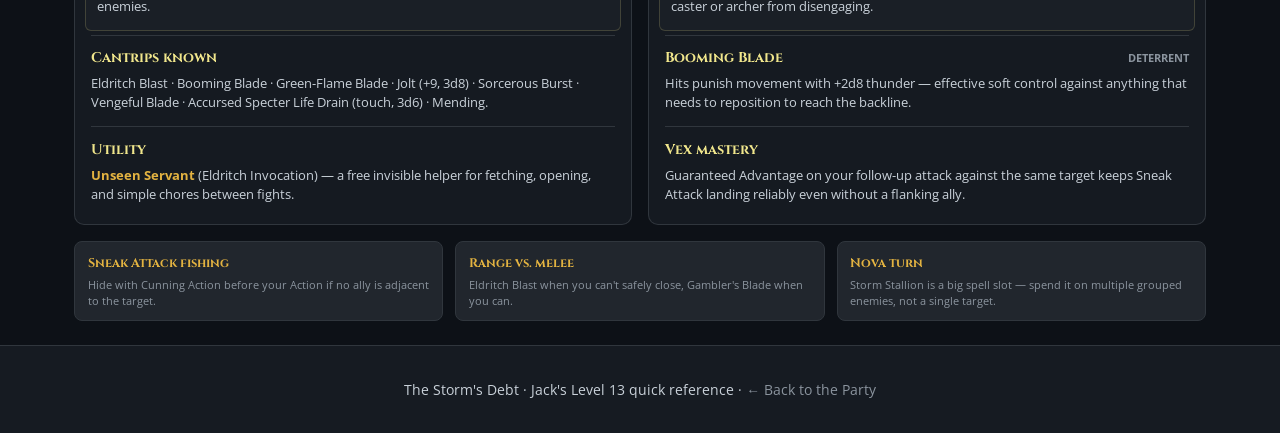
<file: jack.html>
<!DOCTYPE html>
<html lang="en">
<head>
  <meta charset="UTF-8" />
  <meta name="viewport" content="width=device-width, initial-scale=1.0" />
  <title>Jack's Battle Guide — The Storm's Debt</title>
  <link rel="stylesheet" href="style.css" />
</head>
<body class="ability-page">

<nav class="site-nav">
  <div class="nav-inner">
    <a href="index.html" class="nav-brand">⚡ The Storm's <span>Debt</span></a>
    <ul class="nav-links">
      <li><a href="index.html">Home</a></li>
      <li><a href="party.html">The Party</a></li>
      <li><a href="bastion.html">Heroes' Hall</a></li>
      <li><a href="kud.html">Kud's Field Kit</a></li>
      <li class="nav-dropdown">
        <a href="party.html" class="nav-dropdown-toggle active">Player Guides <span class="nav-dropdown-caret" aria-hidden="true">&#9662;</span></a>
        <ul class="nav-dropdown-menu">
        <li><a href="kaelen.html">Kaelen</a></li>
        <li><a href="leo.html">Leo</a></li>
        <li><a href="asteri.html">Asteri</a></li>
        <li><a href="jack.html" class="active">Jack</a></li>
        <li><a href="marlo.html">Marlo</a></li>
        <li><a href="vesha.html">Vesha</a></li>
        </ul>
      </li>
      <li><a href="rules.html">Rules Ref</a></li>
      <li><a href="safety.html">Safety</a></li>
      <li><a href="gallery.html">Gallery</a></li>
    </ul>
  </div>
</nav>

<header class="kaelen-header">
  <div class="kaelen-header-inner">
    <div>
      <p class="section-label">Level 13 Harengon · Rogue 3 / Warlock 10</p>
      <h1>"Flopsy" Jack</h1>
      <p class="kaelen-tagline">Get the advantage, land the sneaky hit, and be somewhere else before it matters.</p>
    </div>
    <div class="kaelen-header-actions">
      <a class="ddb-link" href="https://www.dndbeyond.com/characters/131510376" target="_blank" rel="noopener">Open D&amp;D Beyond</a>
      <button class="print-button" type="button" onclick="window.print()">Print this guide</button>
    </div>
  </div>
</header>

<main class="ability-sheet">
  <section class="stat-strip" aria-label="Jack's key statistics">
    <div><span>AC</span><strong>19</strong></div>
    <div><span>HP</span><strong>107</strong></div>
    <div><span>Speed</span><strong>40 ft.</strong></div>
    <div><span>Initiative</span><strong>+14</strong></div>
    <div><span>DEX</span><strong>20 (+5)</strong></div>
    <div><span>Save DC</span><strong>17</strong></div>
    <div><span>Pact Slots</span><strong>2 (5th) / Short Rest</strong></div>
  </section>

  <section class="turn-card">
    <p class="section-label">Default combat plan</p>
    <ol class="turn-flow">
      <li><strong>Bonus Action:</strong> Cunning Action to Hide or reposition for Advantage before you swing.</li>
      <li><strong>Action:</strong> Attack twice with Gambler's Blade (Pact of the Blade + Thirsting Blade).</li>
      <li><strong>First hit with Advantage:</strong> add Sneak Attack (2d6).</li>
      <li><strong>Need range or an opener?</strong> Eldritch Blast for 3 beams instead of melee.</li>
      <li><strong>Need control?</strong> Whip (10-ft. reach, Slow) or Booming Blade to punish a runner.</li>
    </ol>
  </section>

  <div class="ability-grid">
    <section class="ability-panel ability-attacks">
      <div class="ability-heading">
        <span class="ability-icon" aria-hidden="true">⚔</span>
        <div><p class="section-label">On your turn</p><h2>Attacks &amp; Control</h2></div>
      </div>

      <article class="ability-item ability-featured">
        <div class="ability-name"><strong>Gambler's Blade (Rapier)</strong><span>Attack · Pact Weapon</span></div>
        <p><strong>+13 to hit</strong> · finesse · <strong>1d8 + 10 slashing</strong>.</p>
        <p class="ability-note"><strong>Vex mastery:</strong> on a hit, gain Advantage on your next attack roll against that same target before the end of your next turn.</p>
      </article>

      <article class="ability-item">
        <div class="ability-name"><strong>Sneak Attack</strong><span>Once per turn · 2d6</span></div>
        <p>Add 2d6 damage to one hit each turn when you have Advantage on the attack, or when another enemy of the target is within 5 ft. of it and you don't have Disadvantage.</p>
      </article>

      <article class="ability-item">
        <div class="ability-name"><strong>Eldritch Blast</strong><span>Cantrip · 120 ft.</span></div>
        <p><strong>+9 to hit</strong>, three beams of <strong>1d10 + 4 force</strong> each (Agonizing Blast), can target the same or different creatures.</p>
      </article>

      <article class="ability-item">
        <div class="ability-name"><strong>Smart-weapon cantrips</strong><span>Replaces one weapon attack</span></div>
        <p><strong>Booming Blade:</strong> melee hit, then +2d8 thunder if the target willingly moves before your next turn.</p>
        <p><strong>Green-Flame Blade:</strong> melee hit, then 2d8 fire to another creature within 5 ft. of the target.</p>
      </article>

      <article class="ability-item compact">
        <div class="ability-name"><strong>Other weapons</strong></div>
        <p><strong>Whip:</strong> +10, 10-ft. reach, 1d4 + 7, Slow mastery · <strong>Shortbow:</strong> +10, 1d6 + 5, Vex · <strong>Crossbow, Heavy:</strong> +10, 1d10 + 5.</p>
      </article>
    </section>

    <section class="ability-panel ability-defenses">
      <div class="ability-heading">
        <span class="ability-icon" aria-hidden="true">🛡</span>
        <div><p class="section-label">Stay standing</p><h2>Defensives</h2></div>
      </div>

      <article class="ability-item ability-featured">
        <div class="ability-name"><strong>Cunning Action</strong><span>Bonus Action</span></div>
        <p>Dash, Disengage, or Hide for free every turn. Use it to break line of sight, escape a grapple threat, or set up Advantage before your Action.</p>
      </article>

      <article class="ability-item">
        <div class="ability-name"><strong>Accursed Specter</strong><span>Hexblade patron feature</span></div>
        <p>When you or an ally reduces a humanoid to 0 HP, you can bind its spirit as a temporary Accursed Specter that fights alongside you and can soak attacks meant for the party.</p>
      </article>

      <article class="ability-item compact">
        <div class="ability-name"><strong>Numbers that matter</strong></div>
        <p>AC 19 · strong DEX/CON/CHA saves · Darkvision 120 ft. · high passive Stealth from DEX 20 and rogue training.</p>
      </article>
    </section>

    <section class="ability-panel ability-healing">
      <div class="ability-heading">
        <span class="ability-icon" aria-hidden="true">✚</span>
        <div><p class="section-label">Temporary HP &amp; recovery</p><h2>Healing &amp; Support</h2></div>
      </div>

      <article class="ability-item ability-featured">
        <div class="ability-name"><strong>Party utility</strong><span>Skills &amp; face</span></div>
        <p>Jack's job is information and options, not restoring HP: leverage Expertise skills and high CHA to talk, scout, and disarm problems before they become damage.</p>
      </article>

      <p class="panel-reminder"><strong>Remember:</strong> Jack has no direct healing spell on the sheet. Keep him alive with distance, Cunning Action, and Advantage-fishing instead of standing in the open.</p>
    </section>

    <section class="ability-panel ability-reactions">
      <div class="ability-heading">
        <span class="ability-icon" aria-hidden="true">↯</span>
        <div><p class="section-label">Outside your turn</p><h2>Reactions</h2></div>
      </div>

      <article class="ability-item ability-featured">
        <div class="ability-name"><strong>Opportunity Attack</strong><span>Reaction</span></div>
        <p>Make one melee attack when a creature you can see leaves your reach without Disengaging. With the Whip out, this threatens 10 ft.</p>
      </article>

      <p class="panel-reminder"><strong>Reaction check:</strong> Before a creature leaves your reach, decide whether the Opportunity Attack or holding the reaction for a better opening serves you more.</p>
    </section>

    <section class="ability-panel ability-spells">
      <div class="ability-heading">
        <span class="ability-icon" aria-hidden="true">✨</span>
        <div><p class="section-label">Warlock casting · +9 to hit, DC 17</p><h2>Spells</h2></div>
      </div>

      <article class="ability-item ability-featured">
        <div class="ability-name"><strong>Storm Stallion</strong><span>4th-level · Action</span></div>
        <p><strong>+9 to hit</strong>, a 60-ft. line hits for <strong>7d8 damage</strong>. Save this for a nova turn against grouped enemies.</p>
      </article>

      <article class="ability-item">
        <div class="ability-name"><strong>Cantrips known</strong></div>
        <p>Eldritch Blast · Booming Blade · Green-Flame Blade · Jolt (+9, 3d8) · Sorcerous Burst · Vengeful Blade · Accursed Specter Life Drain (touch, 3d6) · Mending.</p>
      </article>

      <article class="ability-item compact">
        <div class="ability-name"><strong>Utility</strong></div>
        <p><strong>Unseen Servant</strong> (Eldritch Invocation) — a free invisible helper for fetching, opening, and simple chores between fights.</p>
      </article>
    </section>

    <section class="ability-panel ability-cc">
      <div class="ability-heading">
        <span class="ability-icon" aria-hidden="true">🌀</span>
        <div><p class="section-label">Lock them down</p><h2>Crowd Control</h2></div>
      </div>

      <article class="ability-item ability-featured">
        <div class="ability-name"><strong>Whip — Slow mastery</strong><span>On a hit</span></div>
        <p>Reduce the target's speed by 10 ft. until the start of your next turn. Great for keeping a caster or archer from disengaging.</p>
      </article>

      <article class="ability-item">
        <div class="ability-name"><strong>Booming Blade</strong><span>Deterrent</span></div>
        <p>Hits punish movement with +2d8 thunder — effective soft control against anything that needs to reposition to reach the backline.</p>
      </article>

      <article class="ability-item compact">
        <div class="ability-name"><strong>Vex mastery</strong></div>
        <p>Guaranteed Advantage on your follow-up attack against the same target keeps Sneak Attack landing reliably even without a flanking ally.</p>
      </article>
    </section>
  </div>

  <section class="quick-reminders">
    <div><strong>Sneak Attack fishing</strong><span>Hide with Cunning Action before your Action if no ally is adjacent to the target.</span></div>
    <div><strong>Range vs. melee</strong><span>Eldritch Blast when you can't safely close, Gambler's Blade when you can.</span></div>
    <div><strong>Nova turn</strong><span>Storm Stallion is a big spell slot — spend it on multiple grouped enemies, not a single target.</span></div>
  </section>
</main>

<footer class="site-footer">
  <p>The Storm's Debt · Jack's Level 13 quick reference · <a href="party.html">← Back to the Party</a></p>
</footer>

</body>
</html>
</file>
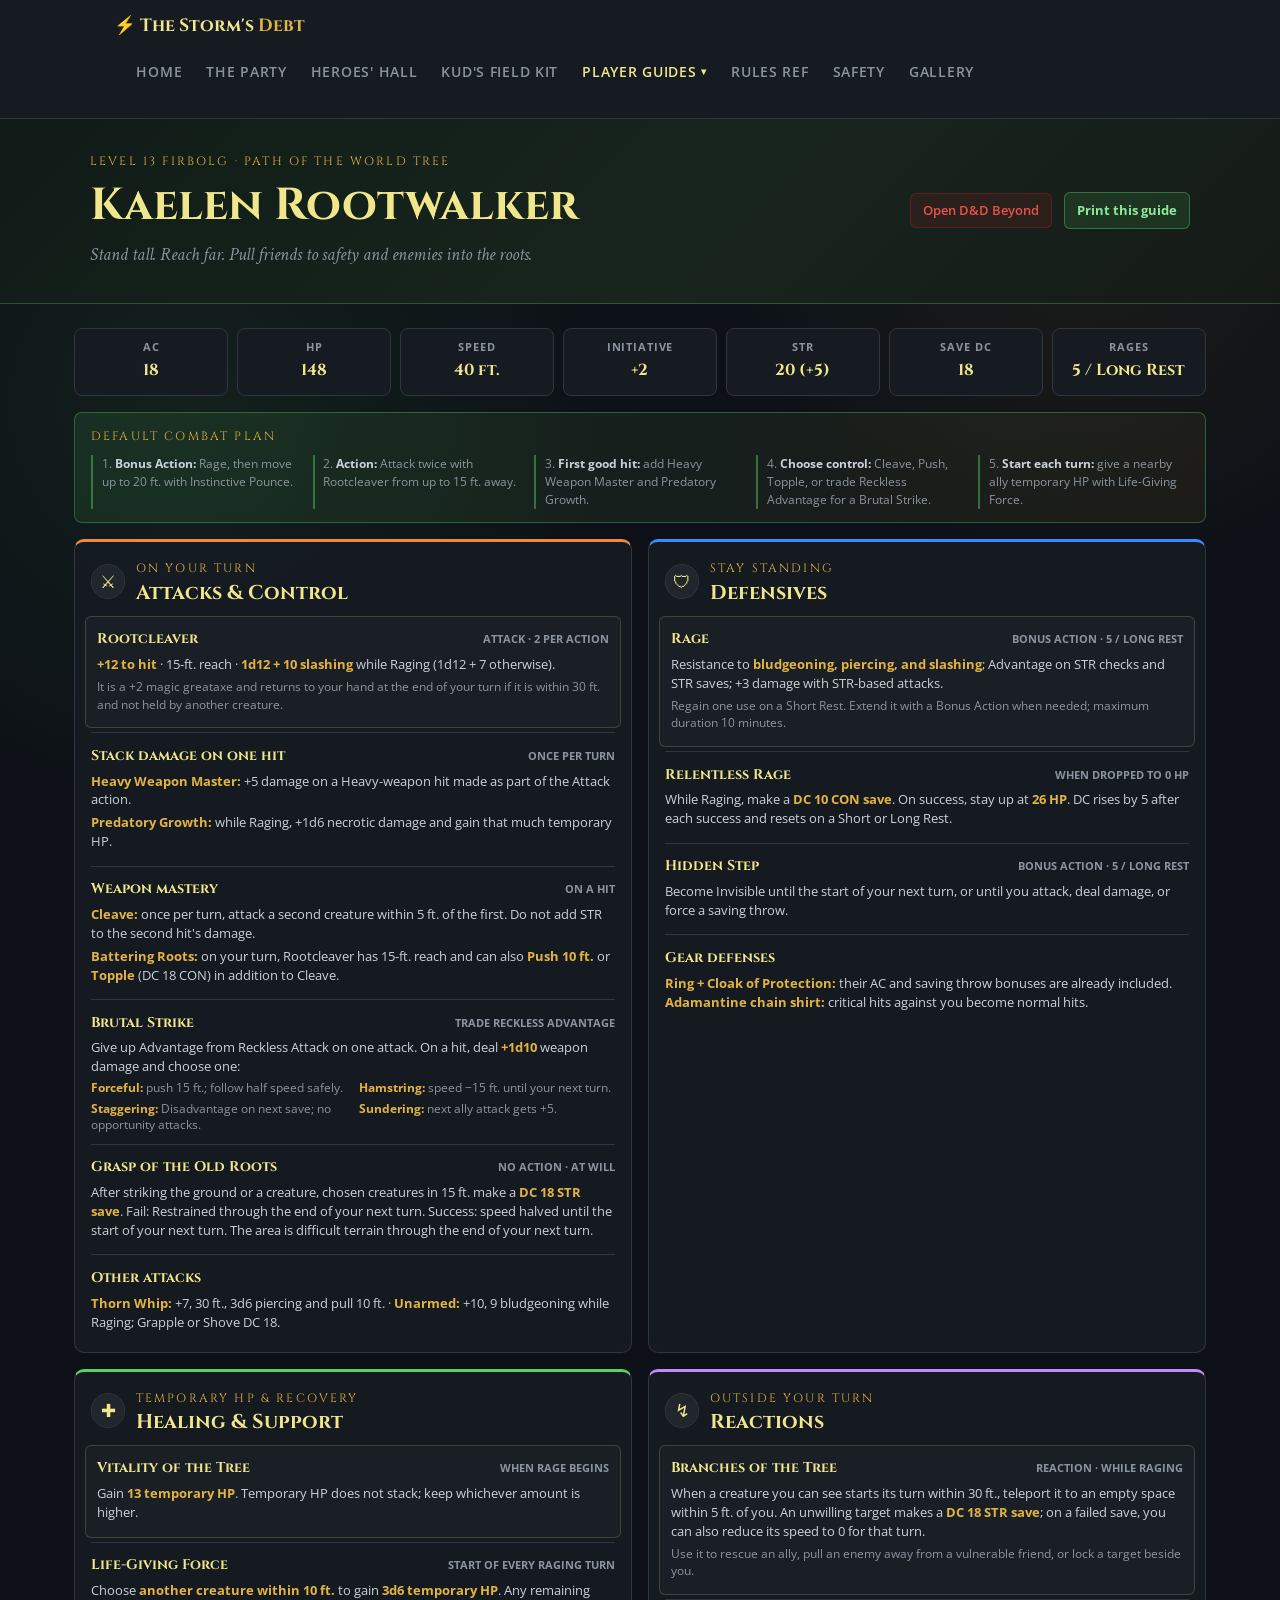
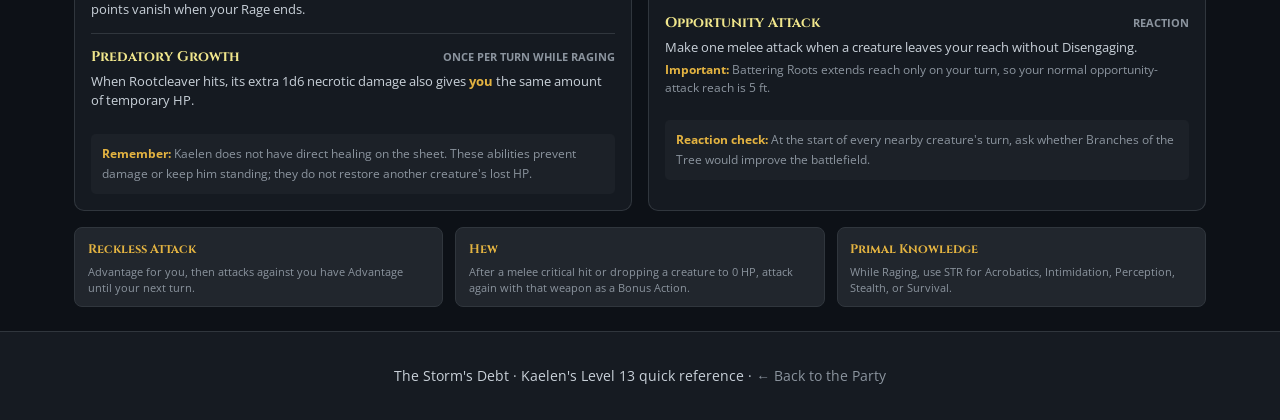
<file: kaelen.html>
<!DOCTYPE html>
<html lang="en">
<head>
  <meta charset="UTF-8" />
  <meta name="viewport" content="width=device-width, initial-scale=1.0" />
  <title>Kaelen's Battle Guide — The Storm's Debt</title>
  <link rel="stylesheet" href="style.css" />
</head>
<body class="ability-page">

<nav class="site-nav">
  <div class="nav-inner">
    <a href="index.html" class="nav-brand">⚡ The Storm's <span>Debt</span></a>
    <ul class="nav-links">
      <li><a href="index.html">Home</a></li>
      <li><a href="party.html">The Party</a></li>
      <li><a href="bastion.html">Heroes' Hall</a></li>
      <li><a href="kud.html">Kud's Field Kit</a></li>
      <li class="nav-dropdown">
        <a href="party.html" class="nav-dropdown-toggle active">Player Guides <span class="nav-dropdown-caret" aria-hidden="true">&#9662;</span></a>
        <ul class="nav-dropdown-menu">
        <li><a href="kaelen.html" class="active">Kaelen</a></li>
        <li><a href="leo.html">Leo</a></li>
        <li><a href="asteri.html">Asteri</a></li>
        <li><a href="jack.html">Jack</a></li>
        <li><a href="marlo.html">Marlo</a></li>
        <li><a href="vesha.html">Vesha</a></li>
        </ul>
      </li>
      <li><a href="rules.html">Rules Ref</a></li>
      <li><a href="safety.html">Safety</a></li>
      <li><a href="gallery.html">Gallery</a></li>
    </ul>
  </div>
</nav>

<header class="kaelen-header">
  <div class="kaelen-header-inner">
    <div>
      <p class="section-label">Level 13 Firbolg · Path of the World Tree</p>
      <h1>Kaelen Rootwalker</h1>
      <p class="kaelen-tagline">Stand tall. Reach far. Pull friends to safety and enemies into the roots.</p>
    </div>
    <div class="kaelen-header-actions">
      <a class="ddb-link" href="https://www.dndbeyond.com/characters/163026270" target="_blank" rel="noopener">Open D&amp;D Beyond</a>
      <button class="print-button" type="button" onclick="window.print()">Print this guide</button>
    </div>
  </div>
</header>

<main class="ability-sheet">
  <section class="stat-strip" aria-label="Kaelen's key statistics">
    <div><span>AC</span><strong>18</strong></div>
    <div><span>HP</span><strong>148</strong></div>
    <div><span>Speed</span><strong>40 ft.</strong></div>
    <div><span>Initiative</span><strong>+2</strong></div>
    <div><span>STR</span><strong>20 (+5)</strong></div>
    <div><span>Save DC</span><strong>18</strong></div>
    <div><span>Rages</span><strong>5 / Long Rest</strong></div>
  </section>

  <section class="turn-card">
    <p class="section-label">Default combat plan</p>
    <ol class="turn-flow">
      <li><strong>Bonus Action:</strong> Rage, then move up to 20 ft. with Instinctive Pounce.</li>
      <li><strong>Action:</strong> Attack twice with Rootcleaver from up to 15 ft. away.</li>
      <li><strong>First good hit:</strong> add Heavy Weapon Master and Predatory Growth.</li>
      <li><strong>Choose control:</strong> Cleave, Push, Topple, or trade Reckless Advantage for a Brutal Strike.</li>
      <li><strong>Start each turn:</strong> give a nearby ally temporary HP with Life-Giving Force.</li>
    </ol>
  </section>

  <div class="ability-grid">
    <section class="ability-panel ability-attacks">
      <div class="ability-heading">
        <span class="ability-icon" aria-hidden="true">⚔</span>
        <div><p class="section-label">On your turn</p><h2>Attacks &amp; Control</h2></div>
      </div>

      <article class="ability-item ability-featured">
        <div class="ability-name"><strong>Rootcleaver</strong><span>Attack · 2 per action</span></div>
        <p><strong>+12 to hit</strong> · 15-ft. reach · <strong>1d12 + 10 slashing</strong> while Raging (1d12 + 7 otherwise).</p>
        <p class="ability-note">It is a +2 magic greataxe and returns to your hand at the end of your turn if it is within 30 ft. and not held by another creature.</p>
      </article>

      <article class="ability-item">
        <div class="ability-name"><strong>Stack damage on one hit</strong><span>Once per turn</span></div>
        <p><strong>Heavy Weapon Master:</strong> +5 damage on a Heavy-weapon hit made as part of the Attack action.</p>
        <p><strong>Predatory Growth:</strong> while Raging, +1d6 necrotic damage and gain that much temporary HP.</p>
      </article>

      <article class="ability-item">
        <div class="ability-name"><strong>Weapon mastery</strong><span>On a hit</span></div>
        <p><strong>Cleave:</strong> once per turn, attack a second creature within 5 ft. of the first. Do not add STR to the second hit's damage.</p>
        <p><strong>Battering Roots:</strong> on your turn, Rootcleaver has 15-ft. reach and can also <strong>Push 10 ft.</strong> or <strong>Topple</strong> (DC 18 CON) in addition to Cleave.</p>
      </article>

      <article class="ability-item">
        <div class="ability-name"><strong>Brutal Strike</strong><span>Trade Reckless Advantage</span></div>
        <p>Give up Advantage from Reckless Attack on one attack. On a hit, deal <strong>+1d10</strong> weapon damage and choose one:</p>
        <div class="choice-grid">
          <span><b>Forceful:</b> push 15 ft.; follow half speed safely.</span>
          <span><b>Hamstring:</b> speed −15 ft. until your next turn.</span>
          <span><b>Staggering:</b> Disadvantage on next save; no opportunity attacks.</span>
          <span><b>Sundering:</b> next ally attack gets +5.</span>
        </div>
      </article>

      <article class="ability-item">
        <div class="ability-name"><strong>Grasp of the Old Roots</strong><span>No action · At will</span></div>
        <p>After striking the ground or a creature, chosen creatures in 15 ft. make a <strong>DC 18 STR save</strong>. Fail: Restrained through the end of your next turn. Success: speed halved until the start of your next turn. The area is difficult terrain through the end of your next turn.</p>
      </article>

      <article class="ability-item compact">
        <div class="ability-name"><strong>Other attacks</strong></div>
        <p><strong>Thorn Whip:</strong> +7, 30 ft., 3d6 piercing and pull 10 ft. · <strong>Unarmed:</strong> +10, 9 bludgeoning while Raging; Grapple or Shove DC 18.</p>
      </article>
    </section>

    <section class="ability-panel ability-defenses">
      <div class="ability-heading">
        <span class="ability-icon" aria-hidden="true">🛡</span>
        <div><p class="section-label">Stay standing</p><h2>Defensives</h2></div>
      </div>

      <article class="ability-item ability-featured">
        <div class="ability-name"><strong>Rage</strong><span>Bonus Action · 5 / Long Rest</span></div>
        <p>Resistance to <strong>bludgeoning, piercing, and slashing</strong>; Advantage on STR checks and STR saves; +3 damage with STR-based attacks.</p>
        <p class="ability-note">Regain one use on a Short Rest. Extend it with a Bonus Action when needed; maximum duration 10 minutes.</p>
      </article>

      <article class="ability-item">
        <div class="ability-name"><strong>Relentless Rage</strong><span>When dropped to 0 HP</span></div>
        <p>While Raging, make a <strong>DC 10 CON save</strong>. On success, stay up at <strong>26 HP</strong>. DC rises by 5 after each success and resets on a Short or Long Rest.</p>
      </article>

      <article class="ability-item">
        <div class="ability-name"><strong>Hidden Step</strong><span>Bonus Action · 5 / Long Rest</span></div>
        <p>Become Invisible until the start of your next turn, or until you attack, deal damage, or force a saving throw.</p>
      </article>

      <article class="ability-item compact">
        <div class="ability-name"><strong>Gear defenses</strong></div>
        <p><strong>Ring + Cloak of Protection:</strong> their AC and saving throw bonuses are already included. <strong>Adamantine chain shirt:</strong> critical hits against you become normal hits.</p>
      </article>
    </section>

    <section class="ability-panel ability-healing">
      <div class="ability-heading">
        <span class="ability-icon" aria-hidden="true">✚</span>
        <div><p class="section-label">Temporary HP &amp; recovery</p><h2>Healing &amp; Support</h2></div>
      </div>

      <article class="ability-item ability-featured">
        <div class="ability-name"><strong>Vitality of the Tree</strong><span>When Rage begins</span></div>
        <p>Gain <strong>13 temporary HP</strong>. Temporary HP does not stack; keep whichever amount is higher.</p>
      </article>

      <article class="ability-item">
        <div class="ability-name"><strong>Life-Giving Force</strong><span>Start of every Raging turn</span></div>
        <p>Choose <strong>another creature within 10 ft.</strong> to gain <strong>3d6 temporary HP</strong>. Any remaining points vanish when your Rage ends.</p>
      </article>

      <article class="ability-item">
        <div class="ability-name"><strong>Predatory Growth</strong><span>Once per turn while Raging</span></div>
        <p>When Rootcleaver hits, its extra 1d6 necrotic damage also gives <strong>you</strong> the same amount of temporary HP.</p>
      </article>

      <p class="panel-reminder"><strong>Remember:</strong> Kaelen does not have direct healing on the sheet. These abilities prevent damage or keep him standing; they do not restore another creature's lost HP.</p>
    </section>

    <section class="ability-panel ability-reactions">
      <div class="ability-heading">
        <span class="ability-icon" aria-hidden="true">↯</span>
        <div><p class="section-label">Outside your turn</p><h2>Reactions</h2></div>
      </div>

      <article class="ability-item ability-featured">
        <div class="ability-name"><strong>Branches of the Tree</strong><span>Reaction · While Raging</span></div>
        <p>When a creature you can see starts its turn within 30 ft., teleport it to an empty space within 5 ft. of you. An unwilling target makes a <strong>DC 18 STR save</strong>; on a failed save, you can also reduce its speed to 0 for that turn.</p>
        <p class="ability-note">Use it to rescue an ally, pull an enemy away from a vulnerable friend, or lock a target beside you.</p>
      </article>

      <article class="ability-item">
        <div class="ability-name"><strong>Opportunity Attack</strong><span>Reaction</span></div>
        <p>Make one melee attack when a creature leaves your reach without Disengaging.</p>
        <p class="ability-note"><strong>Important:</strong> Battering Roots extends reach only on your turn, so your normal opportunity-attack reach is 5 ft.</p>
      </article>

      <p class="panel-reminder"><strong>Reaction check:</strong> At the start of every nearby creature's turn, ask whether Branches of the Tree would improve the battlefield.</p>
    </section>
  </div>

  <section class="quick-reminders">
    <div><strong>Reckless Attack</strong><span>Advantage for you, then attacks against you have Advantage until your next turn.</span></div>
    <div><strong>Hew</strong><span>After a melee critical hit or dropping a creature to 0 HP, attack again with that weapon as a Bonus Action.</span></div>
    <div><strong>Primal Knowledge</strong><span>While Raging, use STR for Acrobatics, Intimidation, Perception, Stealth, or Survival.</span></div>
  </section>
</main>

<footer class="site-footer">
  <p>The Storm's Debt · Kaelen's Level 13 quick reference · <a href="party.html">← Back to the Party</a></p>
</footer>

</body>
</html>
</file>
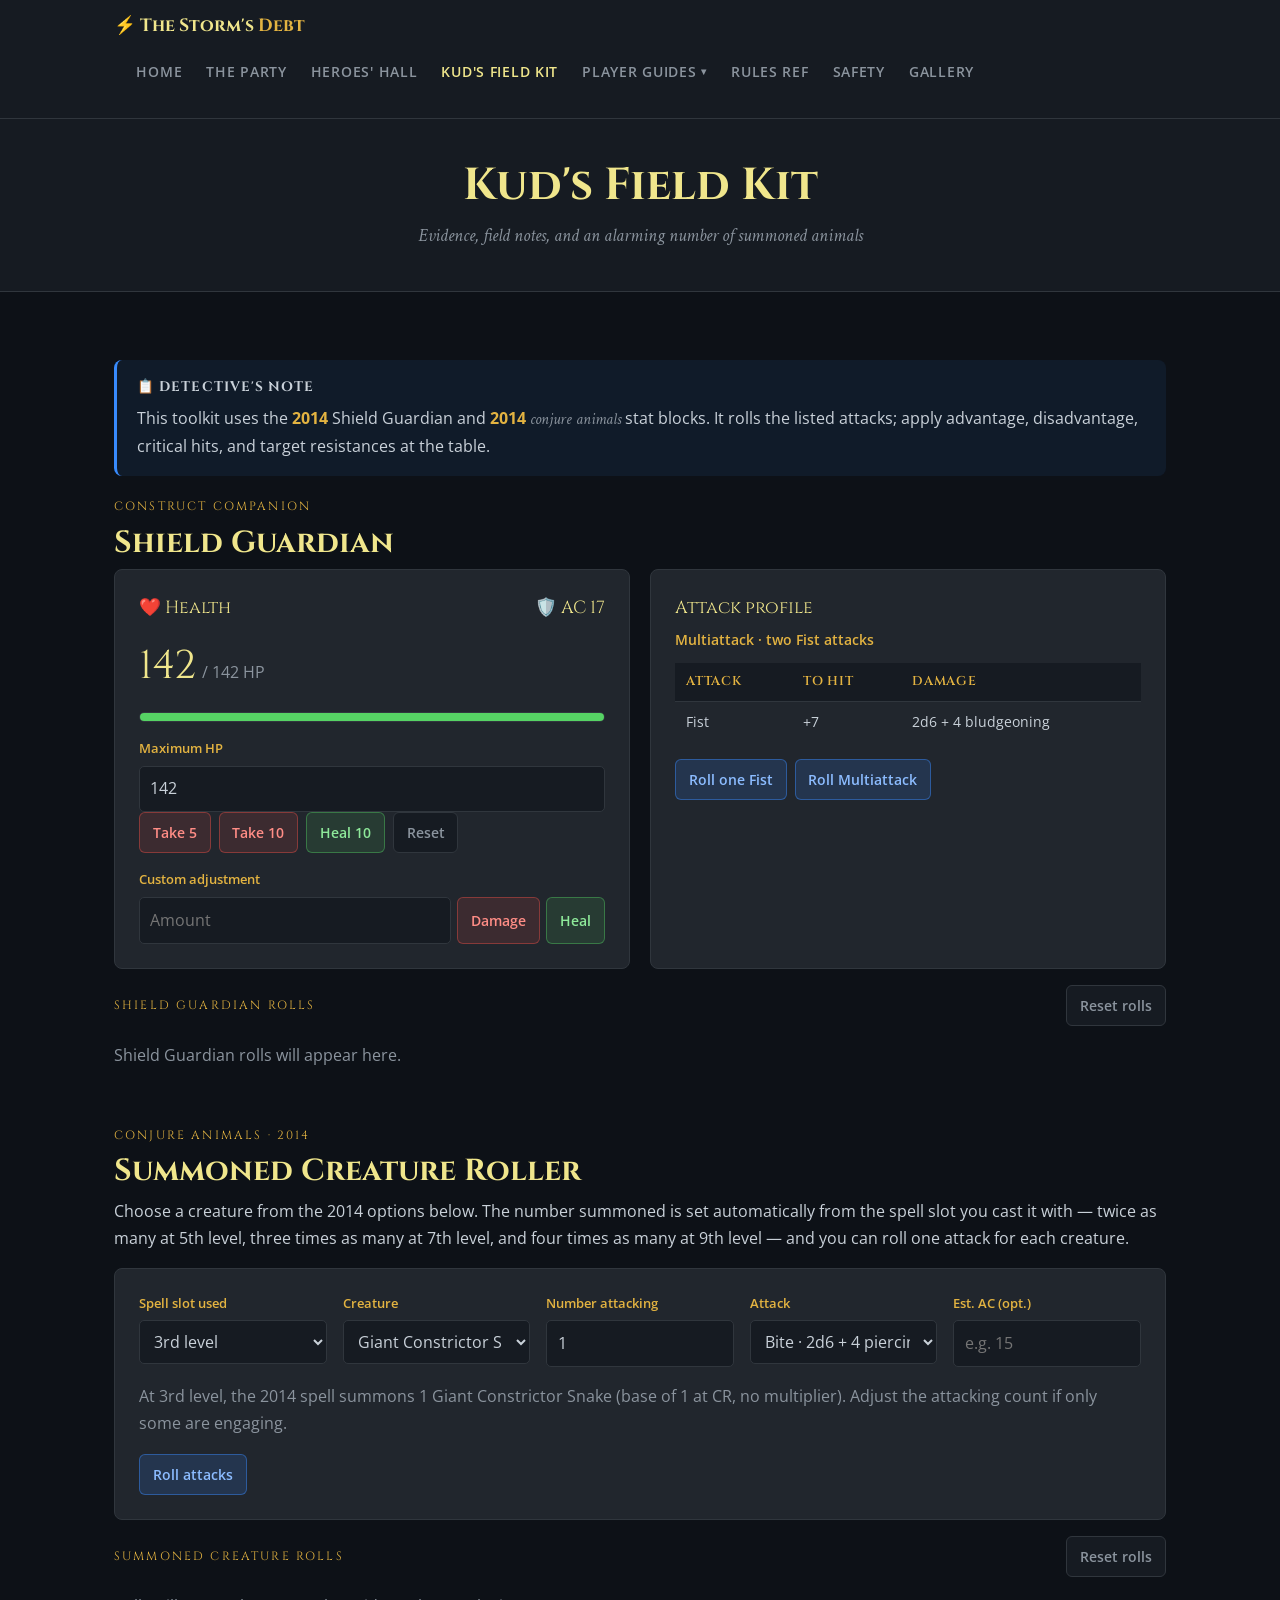
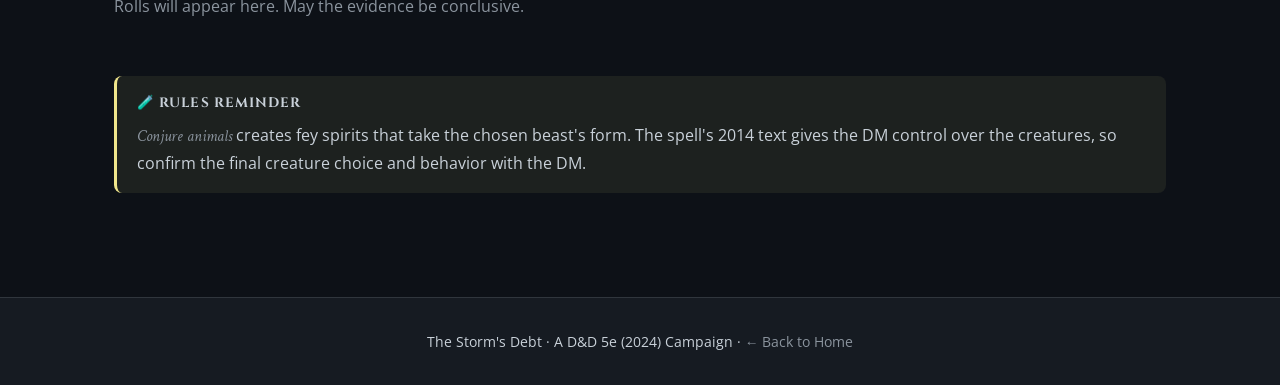
<file: kud.html>
<!DOCTYPE html>
<html lang="en">
<head>
  <meta charset="UTF-8" />
  <meta name="viewport" content="width=device-width, initial-scale=1.0" />
  <title>Kud's Field Kit — The Storm's Debt</title>
  <link rel="stylesheet" href="style.css" />
</head>
<body>

<nav class="site-nav">
  <div class="nav-inner">
    <a href="index.html" class="nav-brand">⚡ The Storm's <span>Debt</span></a>
    <ul class="nav-links">
      <li><a href="index.html">Home</a></li>
      <li><a href="party.html">The Party</a></li>
      <li><a href="bastion.html">Heroes' Hall</a></li>
      <li><a href="kud.html" class="active">Kud's Field Kit</a></li>
      <li class="nav-dropdown">
        <a href="party.html" class="nav-dropdown-toggle">Player Guides <span class="nav-dropdown-caret" aria-hidden="true">&#9662;</span></a>
        <ul class="nav-dropdown-menu">
        <li><a href="kaelen.html">Kaelen</a></li>
        <li><a href="leo.html">Leo</a></li>
        <li><a href="asteri.html">Asteri</a></li>
        <li><a href="jack.html">Jack</a></li>
        <li><a href="marlo.html">Marlo</a></li>
        <li><a href="vesha.html">Vesha</a></li>
        </ul>
      </li>
      <li><a href="rules.html">Rules Ref</a></li>
      <li><a href="safety.html">Safety</a></li>
      <li><a href="gallery.html">Gallery</a></li>
    </ul>
  </div>
</nav>

<header class="page-header">
  <h1>Kud's Field Kit</h1>
  <p>Evidence, field notes, and an alarming number of summoned animals</p>
</header>

<main class="container">
  <div class="callout callout-info">
    <p class="callout-title">📋 Detective's note</p>
    <p>This toolkit uses the <strong>2014</strong> Shield Guardian and <strong>2014</strong> <em>conjure animals</em>
    stat blocks. It rolls the listed attacks; apply advantage, disadvantage, critical hits, and target resistances at the table.</p>
  </div>

  <section class="section">
    <p class="section-label">Construct Companion</p>
    <h2>Shield Guardian</h2>
    <div class="grid-2">
      <div class="card">
        <div class="health-title-row">
          <div class="card-title">❤️ Health</div>
          <span class="card-title health-ac">🛡️ AC 17</span>
        </div>
        <div class="health-display">
          <output id="guardian-hp" class="health-current" aria-live="polite">142</output>
          <span class="health-max-label">/ <output id="guardian-max-label">142</output> HP</span>
        </div>
        <div class="health-bar" aria-hidden="true"><span id="guardian-health-bar"></span></div>
        <div class="form-row">
          <label for="guardian-max">Maximum HP</label>
          <input id="guardian-max" type="number" min="1" max="999" value="142" />
        </div>
        <div class="button-row">
          <button type="button" class="button button-danger" data-damage="5">Take 5</button>
          <button type="button" class="button button-danger" data-damage="10">Take 10</button>
          <button type="button" class="button button-success" data-heal="10">Heal 10</button>
          <button type="button" class="button button-quiet" id="reset-hp">Reset</button>
        </div>
        <div class="form-row">
          <label for="hp-adjustment">Custom adjustment</label>
          <div class="inline-control">
            <input id="hp-adjustment" type="number" min="0" placeholder="Amount" />
            <button type="button" class="button button-danger" id="apply-damage">Damage</button>
            <button type="button" class="button button-success" id="apply-healing">Heal</button>
          </div>
        </div>
      </div>

      <div class="card">
        <div class="card-title">Attack profile</div>
        <div class="card-sub">Multiattack · two Fist attacks</div>
        <table class="compact-table">
          <thead>
            <tr><th>Attack</th><th>To hit</th><th>Damage</th></tr>
          </thead>
          <tbody>
            <tr><td>Fist</td><td>+7</td><td>2d6 + 4 bludgeoning</td></tr>
          </tbody>
        </table>
        <div class="button-row mt-2">
          <button type="button" class="button button-primary" id="guardian-fist">Roll one Fist</button>
          <button type="button" class="button button-primary" id="guardian-multiattack">Roll Multiattack</button>
        </div>
      </div>
    </div>
    <div class="roll-log-header mt-2">
      <p class="section-label mb-0">Shield Guardian Rolls</p>
      <button type="button" class="button button-quiet" id="clear-guardian-log">Reset rolls</button>
    </div>
    <div id="guardian-roll-log" class="roll-log mt-2" aria-live="polite">
      <p class="text-muted roll-log-empty">Shield Guardian rolls will appear here.</p>
    </div>
  </section>

  <section class="section">
    <p class="section-label">Conjure Animals · 2014</p>
    <h2>Summoned Creature Roller</h2>
    <p>Choose a creature from the 2014 options below. The number summoned is set automatically from the spell
    slot you cast it with — twice as many at 5th level, three times as many at 7th level, and four times as
    many at 9th level — and you can roll one attack for each creature.</p>
    <div class="card">
      <div class="form-grid">
        <div class="form-row">
          <label for="spell-level">Spell slot used</label>
          <select id="spell-level">
            <option value="3">3rd level</option>
            <option value="4">4th level</option>
            <option value="5">5th level (x2 creatures)</option>
            <option value="6">6th level (x2 creatures)</option>
            <option value="7">7th level (x3 creatures)</option>
            <option value="8">8th level (x3 creatures)</option>
            <option value="9">9th level (x4 creatures)</option>
          </select>
        </div>
        <div class="form-row">
          <label for="beast-select">Creature</label>
          <select id="beast-select">
            <option value="giant-constrictor">Giant Constrictor Snake · CR 2</option>
            <option value="dire-wolf">Dire Wolf · CR 1</option>
            <option value="giant-hyena">Giant Hyena · CR 1</option>
            <option value="brown-bear">Brown Bear · CR 1</option>
            <option value="deep-rothe">Deep Rothe · CR 1/4</option>
            <option value="wolf">Wolf · CR 1/4</option>
            <option value="giant-owl">Giant Owl · CR 1/4</option>
            <option value="panther">Panther · CR 1/4</option>
          </select>
        </div>
        <div class="form-row">
          <label for="beast-count">Number attacking</label>
          <input id="beast-count" type="number" min="1" max="32" value="1" />
        </div>
        <div class="form-row">
          <label for="beast-attack">Attack</label>
          <select id="beast-attack"></select>
        </div>
        <div class="form-row">
          <label for="estimated-ac">Est. AC (opt.)</label>
          <input id="estimated-ac" type="number" min="1" max="30" placeholder="e.g. 15" />
        </div>
      </div>
      <div class="form-row" id="rothe-charge-row" hidden>
        <label class="checkbox-label">
          <input type="checkbox" id="rothe-charge" />
          Charged at least 20 ft. straight toward the target this turn (+2d6 piercing on hit)
        </label>
      </div>
      <p id="beast-details" class="text-muted mt-2"></p>
      <div class="button-row">
        <button type="button" class="button button-primary" id="beast-roll">Roll attacks</button>
      </div>
    </div>
    <div class="roll-log-header mt-2">
      <p class="section-label mb-0">Summoned Creature Rolls</p>
      <button type="button" class="button button-quiet" id="clear-log">Reset rolls</button>
    </div>
    <div id="roll-log" class="roll-log mt-2" aria-live="polite">
      <p class="text-muted roll-log-empty">Rolls will appear here. May the evidence be conclusive.</p>
    </div>
  </section>

  <section class="section">
    <div class="callout callout-warn">
      <p class="callout-title">🧪 Rules reminder</p>
      <p><em>Conjure animals</em> creates fey spirits that take the chosen beast's form. The spell's 2014 text
      gives the DM control over the creatures, so confirm the final creature choice and behavior with the DM.</p>
    </div>
  </section>
</main>

<footer class="site-footer">
  <p>The Storm's Debt · A D&amp;D 5e (2024) Campaign · <a href="index.html">← Back to Home</a></p>
</footer>

<script>
  const guardianMax = document.getElementById('guardian-max');
  const guardianHp = document.getElementById('guardian-hp');
  const guardianMaxLabel = document.getElementById('guardian-max-label');
  const guardianHealthBar = document.getElementById('guardian-health-bar');
  const hpAdjustment = document.getElementById('hp-adjustment');
  const guardianRollLog = document.getElementById('guardian-roll-log');
  const rollLog = document.getElementById('roll-log');
  const beastSelect = document.getElementById('beast-select');
  const beastCount = document.getElementById('beast-count');
  const beastAttack = document.getElementById('beast-attack');
  const beastDetails = document.getElementById('beast-details');
  const spellLevel = document.getElementById('spell-level');
  const rotheChargeRow = document.getElementById('rothe-charge-row');
  const rotheCharge = document.getElementById('rothe-charge');
  const estimatedAc = document.getElementById('estimated-ac');
  const rollBatches = [];

  // Base counts per the 2014 Conjure Animals spell (CR 2/1/1-2/1-4 => 1/2/4/8).
  const beasts = {
    'giant-constrictor': {
      baseCount: 1,
      attacks: {
        bite: { label: 'Bite', bonus: 6, damage: '2d6+4', damageLabel: '2d6 + 4 piercing' },
        constrict: { label: 'Constrict', bonus: 6, damage: '2d8+4', damageLabel: '2d8 + 4 bludgeoning' }
      }
    },
    'dire-wolf': {
      baseCount: 2,
      attacks: { bite: { label: 'Bite', bonus: 5, damage: '2d6+3', damageLabel: '2d6 + 3 piercing' } }
    },
    'giant-hyena': {
      baseCount: 2,
      attacks: { bite: { label: 'Bite', bonus: 5, damage: '2d6+3', damageLabel: '2d6 + 3 piercing' } }
    },
    'brown-bear': {
      baseCount: 2,
      attacks: {
        bite: { label: 'Bite', bonus: 5, damage: '1d8+4', damageLabel: '1d8 + 4 piercing' },
        claws: { label: 'Claws', bonus: 5, damage: '2d6+4', damageLabel: '2d6 + 4 slashing' }
      }
    },
    'deep-rothe': {
      baseCount: 8,
      // Deep Rothe (Mordenkainen Presents: Monsters of the Multiverse): Gore +6 to hit, 1d6+4 piercing;
      // deals an extra 2d6 piercing if it moved at least 20 ft. straight toward the target this turn.
      attacks: { gore: { label: 'Gore', bonus: 6, damage: '1d6+4', damageLabel: '1d6 + 4 piercing', charge: true } }
    },
    wolf: {
      baseCount: 8,
      attacks: { bite: { label: 'Bite', bonus: 4, damage: '2d4+2', damageLabel: '2d4 + 2 piercing' } }
    },
    'giant-owl': {
      baseCount: 8,
      attacks: { talons: { label: 'Talons', bonus: 3, damage: '2d6+1', damageLabel: '2d6 + 1 slashing' } }
    },
    panther: {
      baseCount: 8,
      attacks: {
        bite: { label: 'Bite', bonus: 4, damage: '1d6+2', damageLabel: '1d6 + 2 piercing' },
        claws: { label: 'Claws', bonus: 4, damage: '1d4+2', damageLabel: '1d4 + 2 slashing' }
      }
    }
  };

  // 2014 "At Higher Levels": 5th-level slot = x2, 7th-level slot = x3, 9th-level slot = x4.
  function countMultiplier(level) {
    if (level >= 9) return 4;
    if (level >= 7) return 3;
    if (level >= 5) return 2;
    return 1;
  }

  function rollDie(sides) {
    return Math.floor(Math.random() * sides) + 1;
  }

  function rollDamage(formula) {
    const match = formula.match(/^(\d+)d(\d+)(?:\+(\d+))?$/);
    let total = match[3] ? Number(match[3]) : 0;
    const dice = [];
    for (let i = 0; i < Number(match[1]); i += 1) {
      const die = rollDie(Number(match[2]));
      dice.push(die);
      total += die;
    }
    return { total, dice };
  }

  function formatBonus(bonus) {
    return bonus >= 0 ? `+${bonus}` : `${bonus}`;
  }

  function addLog(log, message, className) {
    const emptyMessage = log.querySelector('.roll-log-empty');
    if (emptyMessage) emptyMessage.remove();
    const entry = document.createElement('div');
    entry.className = `roll-entry ${className || ''}`;
    entry.innerHTML = message;
    log.prepend(entry);
  }

  function rollAttack(name, attack, index, extraFormula, extraLabel, log = rollLog) {
    const d20 = rollDie(20);
    const total = d20 + attack.bonus;
    const critical = d20 === 20;
    const fumble = d20 === 1;
    const resultClass = fumble ? 'roll-fumble' : critical ? 'roll-critical' : '';

    const parts = [{ formula: attack.damage, label: attack.damageLabel }];
    if (extraFormula) parts.push({ formula: extraFormula, label: extraLabel });

    let damageTotal = 0;
    const breakdown = parts.map((part) => {
      const rolls = critical ? [rollDamage(part.formula), rollDamage(part.formula)] : [rollDamage(part.formula)];
      const dice = rolls.flatMap((roll) => roll.dice);
      const flatBonus = rolls[0].total - rolls[0].dice.reduce((a, b) => a + b, 0);
      const partTotal = dice.reduce((sum, die) => sum + die, 0) + flatBonus;
      damageTotal += partTotal;
      const diceText = flatBonus ? `${dice.join('+')}+${flatBonus}` : dice.join('+');
      return `<span class="roll-part">${partTotal} <span class="roll-part-detail">(${diceText} ${part.label})</span></span>`;
    });

    const attackHeadline = critical ? 'CRITICAL HIT' : fumble ? 'FUMBLE' : '';

    addLog(log, `<div class="roll-name">${name}${index ? ` #${index}` : ''} — ${attack.label}</div>
      <div class="roll-attack-line">
        <span class="roll-attack-total" data-attack-total="${total}" data-attack-roll="${d20}">${total}</span>
        <span class="roll-attack-detail">to hit (d20 ${d20} ${formatBonus(attack.bonus)})${attackHeadline ? ` · ${attackHeadline}` : ''}</span>
      </div>
      <div class="roll-damage-line">
        <span class="roll-damage-total">${damageTotal}</span>
        <span class="roll-damage-detail">damage — ${breakdown.join(' + ')}</span>
      </div>`, resultClass);
    evaluateHits();
    return { total, d20, critical, fumble, damageTotal };
  }

  function getEstimatedAc() {
    const value = Number(estimatedAc.value);
    return estimatedAc.value !== '' && Number.isFinite(value) ? value : null;
  }

  // Marks each logged attack total as a hit (bold + highlighted) whenever it meets or
  // beats the estimated AC. Re-runs on every roll and every AC edit, so entering (or
  // changing) the AC after rolls have already happened re-applies bolding retroactively.
  function evaluateHits() {
    const ac = getEstimatedAc();
    rollLog.querySelectorAll('.roll-attack-total[data-attack-total]').forEach((el) => {
      const total = Number(el.dataset.attackTotal);
      const d20 = Number(el.dataset.attackRoll);
      el.classList.toggle('roll-attack-hit', ac !== null && d20 !== 1 && (d20 === 20 || total >= ac));
    });
    updateRollSummaries();
  }

  function createRollSummary(rolls) {
    const summary = document.createElement('div');
    summary.className = 'roll-entry roll-summary';
    summary.innerHTML = `<div class="roll-summary-title">Attack summary</div>
      <div class="roll-summary-stats">
        <div><strong data-summary-crits>0</strong><span>Crits</span></div>
        <div><strong data-summary-hits>0</strong><span>Hits</span></div>
        <div><strong data-summary-misses>0</strong><span>Misses</span></div>
        <div><strong data-summary-fumbles>0</strong><span>Fumbles</span></div>
        <div><strong data-summary-damage>0</strong><span>Damage</span></div>
      </div>
      <p class="text-muted mb-0" data-summary-note></p>`;
    rollBatches.push({ rolls, summary });
    return summary;
  }

  function updateRollSummaries() {
    const ac = getEstimatedAc();
    rollBatches.forEach(({ rolls, summary }) => {
      const crits = rolls.filter((roll) => roll.critical).length;
      const fumbles = rolls.filter((roll) => roll.fumble).length;
      summary.querySelector('[data-summary-crits]').textContent = crits;
      summary.querySelector('[data-summary-fumbles]').textContent = fumbles;

      if (ac === null) {
        summary.querySelector('[data-summary-hits]').textContent = '-';
        summary.querySelector('[data-summary-misses]').textContent = '-';
        summary.querySelector('[data-summary-damage]').textContent = '-';
        summary.querySelector('[data-summary-note]').textContent = 'Enter an estimated AC to calculate hits, misses, and applied damage.';
        return;
      }

      const hits = rolls.filter((roll) => !roll.critical && !roll.fumble && roll.total >= ac);
      const misses = rolls.length - crits - fumbles - hits.length;
      const damage = rolls
        .filter((roll) => roll.critical || (!roll.fumble && roll.total >= ac))
        .reduce((sum, roll) => sum + roll.damageTotal, 0);
      summary.querySelector('[data-summary-hits]').textContent = hits.length;
      summary.querySelector('[data-summary-misses]').textContent = misses;
      summary.querySelector('[data-summary-damage]').textContent = damage;
      summary.querySelector('[data-summary-note]').textContent = `Against AC ${ac}, critical hits always hit and fumbles always miss.`;
    });
  }

  function updateHealth(nextValue) {
    const max = Math.max(1, Math.min(999, Number(guardianMax.value) || 142));
    guardianMax.value = max;
    const current = Math.max(0, Math.min(max, nextValue));
    guardianHp.value = current;
    guardianMaxLabel.value = max;
    guardianHealthBar.style.width = `${(current / max) * 100}%`;
    guardianHealthBar.classList.toggle('health-critical', current <= max * 0.25);
    localStorage.setItem('kud-guardian-health', JSON.stringify({ current, max }));
  }

  function ordinal(level) {
    if (level === 3) return '3rd';
    if (level === 1) return '1st';
    if (level === 2) return '2nd';
    return `${level}th`;
  }

  function updateBeastAttacks() {
    const beast = beasts[beastSelect.value];
    const level = Number(spellLevel.value);
    const multiplier = countMultiplier(level);
    const count = beast.baseCount * multiplier;
    beastCount.max = count;
    beastCount.value = count;
    beastAttack.innerHTML = Object.entries(beast.attacks)
      .map(([key, attack]) => `<option value="${key}">${attack.label} · ${attack.damageLabel}</option>`)
      .join('');
    const creatureName = beastSelect.options[beastSelect.selectedIndex].text.split(' · ')[0];
    beastDetails.textContent = `At ${ordinal(level)} level, the 2014 spell summons ${count} ${creatureName}${count === 1 ? '' : 's'} (base of ${beast.baseCount} at CR, ${multiplier === 1 ? 'no multiplier' : `x${multiplier} from the higher-level slot`}). Adjust the attacking count if only some are engaging.`;
    updateRotheChargeVisibility();
  }

  function updateRotheChargeVisibility() {
    const beast = beasts[beastSelect.value];
    const attack = beast.attacks[beastAttack.value];
    rotheChargeRow.hidden = beastSelect.value !== "deep-rothe" || !attack || !attack.charge;
    if (rotheChargeRow.hidden) rotheCharge.checked = false;
  }

  document.querySelectorAll('[data-damage]').forEach((button) => {
    button.addEventListener('click', () => updateHealth(Number(guardianHp.value) - Number(button.dataset.damage)));
  });
  document.querySelectorAll('[data-heal]').forEach((button) => {
    button.addEventListener('click', () => updateHealth(Number(guardianHp.value) + Number(button.dataset.heal)));
  });
  document.getElementById('reset-hp').addEventListener('click', () => updateHealth(Number(guardianMax.value)));
  guardianMax.addEventListener('change', () => updateHealth(Number(guardianHp.value)));
  document.getElementById('apply-damage').addEventListener('click', () => {
    updateHealth(Number(guardianHp.value) - Math.max(0, Number(hpAdjustment.value) || 0));
    hpAdjustment.value = '';
  });
  document.getElementById('apply-healing').addEventListener('click', () => {
    updateHealth(Number(guardianHp.value) + Math.max(0, Number(hpAdjustment.value) || 0));
    hpAdjustment.value = '';
  });
  document.getElementById('guardian-fist').addEventListener('click', () => {
    rollAttack('Shield Guardian', { label: 'Fist', bonus: 7, damage: '2d6+4', damageLabel: '2d6 + 4 bludgeoning' }, null, null, null, guardianRollLog);
  });
  document.getElementById('guardian-multiattack').addEventListener('click', () => {
    const attack = { label: 'Fist', bonus: 7, damage: '2d6+4', damageLabel: '2d6 + 4 bludgeoning' };
    rollAttack('Shield Guardian', attack, 1, null, null, guardianRollLog);
    rollAttack('Shield Guardian', attack, 2, null, null, guardianRollLog);
  });
  document.getElementById('clear-guardian-log').addEventListener('click', () => {
    guardianRollLog.innerHTML = '<p class="text-muted roll-log-empty">Shield Guardian rolls will appear here.</p>';
  });
  beastSelect.addEventListener('change', updateBeastAttacks);
  spellLevel.addEventListener('change', updateBeastAttacks);
  beastAttack.addEventListener('change', updateRotheChargeVisibility);
  estimatedAc.addEventListener('input', evaluateHits);
  document.getElementById('beast-roll').addEventListener('click', () => {
    const beast = beasts[beastSelect.value];
    const attack = beast.attacks[beastAttack.value];
    const creatureName = beastSelect.options[beastSelect.selectedIndex].text.split(' · ')[0];
    const useCharge = attack.charge && rotheCharge.checked;
    const rolls = [];
    for (let i = 1; i <= Number(beastCount.value); i += 1) {
      rolls.push(rollAttack(creatureName, attack, i, useCharge ? '2d6' : null, useCharge ? 'charge (2d6 piercing)' : null));
    }
    rollLog.prepend(createRollSummary(rolls));
    updateRollSummaries();
  });
  document.getElementById('clear-log').addEventListener('click', () => {
    rollLog.innerHTML = '<p class="text-muted roll-log-empty">Rolls will appear here. May the evidence be conclusive.</p>';
    rollBatches.length = 0;
  });

  const savedHealth = JSON.parse(localStorage.getItem('kud-guardian-health') || 'null');
  if (savedHealth && Number.isFinite(savedHealth.current) && Number.isFinite(savedHealth.max)) {
    guardianMax.value = savedHealth.max;
    updateHealth(savedHealth.current);
  } else {
    updateHealth(142);
  }
  updateBeastAttacks();
</script>
</body>
</html>
</file>
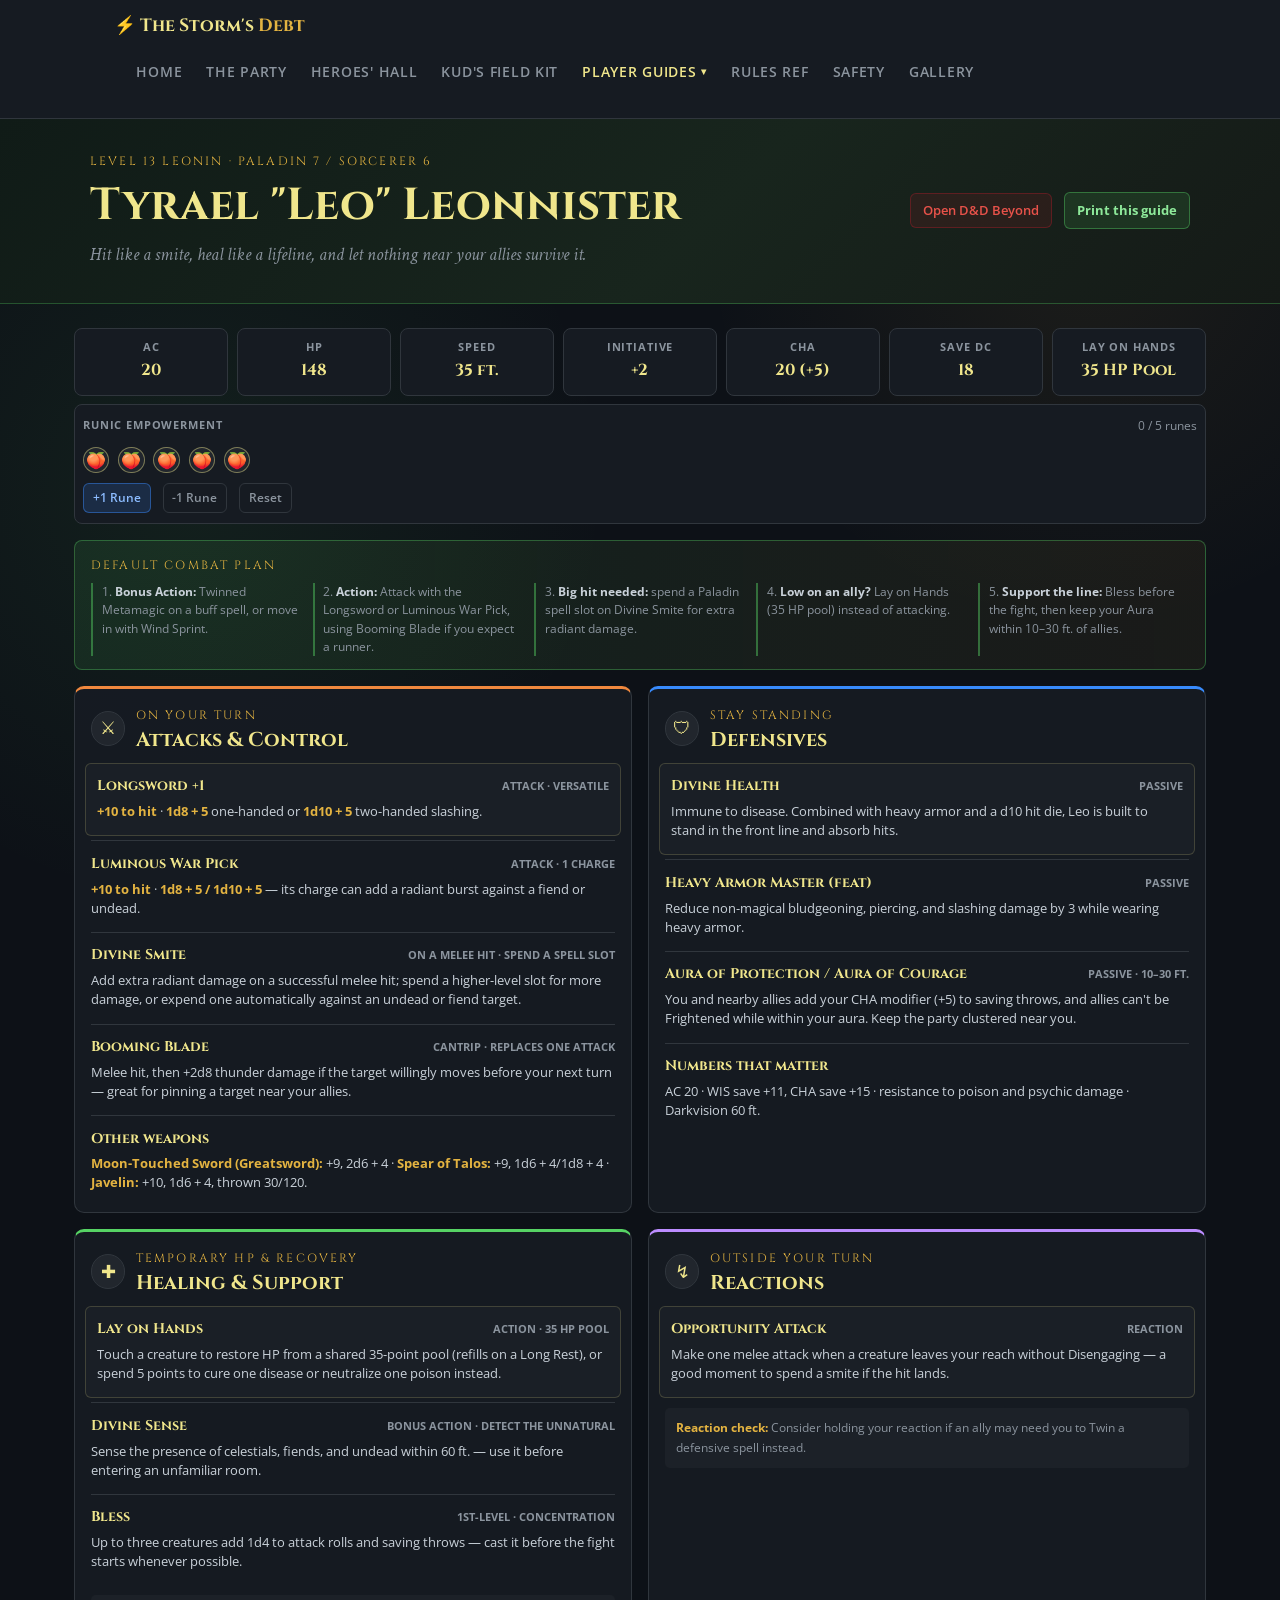
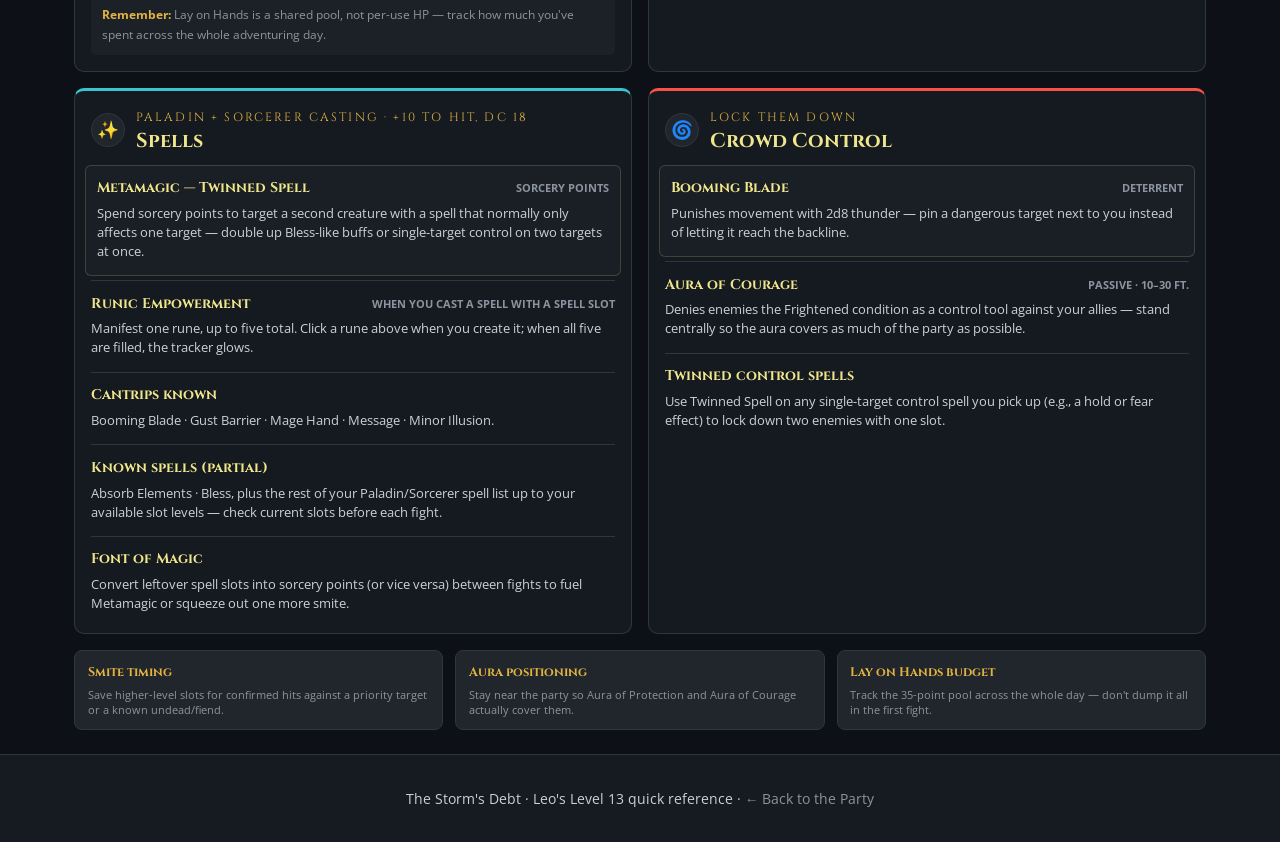
<file: leo.html>
<!DOCTYPE html>
<html lang="en">
<head>
  <meta charset="UTF-8" />
  <meta name="viewport" content="width=device-width, initial-scale=1.0" />
  <title>Leo's Battle Guide — The Storm's Debt</title>
  <link rel="stylesheet" href="style.css" />
</head>
<body class="ability-page">

<nav class="site-nav">
  <div class="nav-inner">
    <a href="index.html" class="nav-brand">⚡ The Storm's <span>Debt</span></a>
    <ul class="nav-links">
      <li><a href="index.html">Home</a></li>
      <li><a href="party.html">The Party</a></li>
      <li><a href="bastion.html">Heroes' Hall</a></li>
      <li><a href="kud.html">Kud's Field Kit</a></li>
      <li class="nav-dropdown">
        <a href="party.html" class="nav-dropdown-toggle active">Player Guides <span class="nav-dropdown-caret" aria-hidden="true">&#9662;</span></a>
        <ul class="nav-dropdown-menu">
        <li><a href="kaelen.html">Kaelen</a></li>
        <li><a href="leo.html" class="active">Leo</a></li>
        <li><a href="asteri.html">Asteri</a></li>
        <li><a href="jack.html">Jack</a></li>
        <li><a href="marlo.html">Marlo</a></li>
        <li><a href="vesha.html">Vesha</a></li>
        </ul>
      </li>
      <li><a href="rules.html">Rules Ref</a></li>
      <li><a href="safety.html">Safety</a></li>
      <li><a href="gallery.html">Gallery</a></li>
    </ul>
  </div>
</nav>

<header class="kaelen-header">
  <div class="kaelen-header-inner">
    <div>
      <p class="section-label">Level 13 Leonin · Paladin 7 / Sorcerer 6</p>
      <h1>Tyrael "Leo" Leonnister</h1>
      <p class="kaelen-tagline">Hit like a smite, heal like a lifeline, and let nothing near your allies survive it.</p>
    </div>
    <div class="kaelen-header-actions">
      <a class="ddb-link" href="https://www.dndbeyond.com/characters/109443407" target="_blank" rel="noopener">Open D&amp;D Beyond</a>
      <button class="print-button" type="button" onclick="window.print()">Print this guide</button>
    </div>
  </div>
</header>

<main class="ability-sheet">
  <section class="stat-strip" aria-label="Leo's key statistics">
    <div><span>AC</span><strong>20</strong></div>
    <div><span>HP</span><strong>148</strong></div>
    <div><span>Speed</span><strong>35 ft.</strong></div>
    <div><span>Initiative</span><strong>+2</strong></div>
    <div><span>CHA</span><strong>20 (+5)</strong></div>
    <div><span>Save DC</span><strong>18</strong></div>
    <div><span>Lay on Hands</span><strong>35 HP Pool</strong></div>
    <div class="rune-tracker" id="rune-tracker">
      <div class="rune-tracker-heading">
        <span>Runic Empowerment</span>
        <output id="rune-count" aria-live="polite">0 / 5 runes</output>
      </div>
      <div class="rune-slots" aria-label="Rune tracker">
        <button type="button" class="rune-slot" data-rune="1" aria-label="Rune 1" aria-pressed="false">🍑</button>
        <button type="button" class="rune-slot" data-rune="2" aria-label="Rune 2" aria-pressed="false">🍑</button>
        <button type="button" class="rune-slot" data-rune="3" aria-label="Rune 3" aria-pressed="false">🍑</button>
        <button type="button" class="rune-slot" data-rune="4" aria-label="Rune 4" aria-pressed="false">🍑</button>
        <button type="button" class="rune-slot" data-rune="5" aria-label="Rune 5" aria-pressed="false">🍑</button>
      </div>
      <div class="rune-tracker-actions">
        <button type="button" class="button button-primary" id="add-rune">+1 Rune</button>
        <button type="button" class="button button-quiet" id="remove-rune">-1 Rune</button>
        <button type="button" class="button button-quiet" id="reset-runes">Reset</button>
      </div>
    </div>
  </section>

  <section class="turn-card">
    <p class="section-label">Default combat plan</p>
    <ol class="turn-flow">
      <li><strong>Bonus Action:</strong> Twinned Metamagic on a buff spell, or move in with Wind Sprint.</li>
      <li><strong>Action:</strong> Attack with the Longsword or Luminous War Pick, using Booming Blade if you expect a runner.</li>
      <li><strong>Big hit needed:</strong> spend a Paladin spell slot on Divine Smite for extra radiant damage.</li>
      <li><strong>Low on an ally?</strong> Lay on Hands (35 HP pool) instead of attacking.</li>
      <li><strong>Support the line:</strong> Bless before the fight, then keep your Aura within 10–30 ft. of allies.</li>
    </ol>
  </section>

  <div class="ability-grid">
    <section class="ability-panel ability-attacks">
      <div class="ability-heading">
        <span class="ability-icon" aria-hidden="true">⚔</span>
        <div><p class="section-label">On your turn</p><h2>Attacks &amp; Control</h2></div>
      </div>

      <article class="ability-item ability-featured">
        <div class="ability-name"><strong>Longsword +1</strong><span>Attack · Versatile</span></div>
        <p><strong>+10 to hit</strong> · <strong>1d8 + 5</strong> one-handed or <strong>1d10 + 5</strong> two-handed slashing.</p>
      </article>

      <article class="ability-item">
        <div class="ability-name"><strong>Luminous War Pick</strong><span>Attack · 1 charge</span></div>
        <p><strong>+10 to hit</strong> · <strong>1d8 + 5 / 1d10 + 5</strong> — its charge can add a radiant burst against a fiend or undead.</p>
      </article>

      <article class="ability-item">
        <div class="ability-name"><strong>Divine Smite</strong><span>On a melee hit · Spend a spell slot</span></div>
        <p>Add extra radiant damage on a successful melee hit; spend a higher-level slot for more damage, or expend one automatically against an undead or fiend target.</p>
      </article>

      <article class="ability-item">
        <div class="ability-name"><strong>Booming Blade</strong><span>Cantrip · replaces one attack</span></div>
        <p>Melee hit, then +2d8 thunder damage if the target willingly moves before your next turn — great for pinning a target near your allies.</p>
      </article>

      <article class="ability-item compact">
        <div class="ability-name"><strong>Other weapons</strong></div>
        <p><strong>Moon-Touched Sword (Greatsword):</strong> +9, 2d6 + 4 · <strong>Spear of Talos:</strong> +9, 1d6 + 4/1d8 + 4 · <strong>Javelin:</strong> +10, 1d6 + 4, thrown 30/120.</p>
      </article>
    </section>

    <section class="ability-panel ability-defenses">
      <div class="ability-heading">
        <span class="ability-icon" aria-hidden="true">🛡</span>
        <div><p class="section-label">Stay standing</p><h2>Defensives</h2></div>
      </div>

      <article class="ability-item ability-featured">
        <div class="ability-name"><strong>Divine Health</strong><span>Passive</span></div>
        <p>Immune to disease. Combined with heavy armor and a d10 hit die, Leo is built to stand in the front line and absorb hits.</p>
      </article>

      <article class="ability-item">
        <div class="ability-name"><strong>Heavy Armor Master (feat)</strong><span>Passive</span></div>
        <p>Reduce non-magical bludgeoning, piercing, and slashing damage by 3 while wearing heavy armor.</p>
      </article>

      <article class="ability-item">
        <div class="ability-name"><strong>Aura of Protection / Aura of Courage</strong><span>Passive · 10–30 ft.</span></div>
        <p>You and nearby allies add your CHA modifier (+5) to saving throws, and allies can't be Frightened while within your aura. Keep the party clustered near you.</p>
      </article>

      <article class="ability-item compact">
        <div class="ability-name"><strong>Numbers that matter</strong></div>
        <p>AC 20 · WIS save +11, CHA save +15 · resistance to poison and psychic damage · Darkvision 60 ft.</p>
      </article>
    </section>

    <section class="ability-panel ability-healing">
      <div class="ability-heading">
        <span class="ability-icon" aria-hidden="true">✚</span>
        <div><p class="section-label">Temporary HP &amp; recovery</p><h2>Healing &amp; Support</h2></div>
      </div>

      <article class="ability-item ability-featured">
        <div class="ability-name"><strong>Lay on Hands</strong><span>Action · 35 HP pool</span></div>
        <p>Touch a creature to restore HP from a shared 35-point pool (refills on a Long Rest), or spend 5 points to cure one disease or neutralize one poison instead.</p>
      </article>

      <article class="ability-item">
        <div class="ability-name"><strong>Divine Sense</strong><span>Bonus Action · Detect the unnatural</span></div>
        <p>Sense the presence of celestials, fiends, and undead within 60 ft. — use it before entering an unfamiliar room.</p>
      </article>

      <article class="ability-item">
        <div class="ability-name"><strong>Bless</strong><span>1st-level · Concentration</span></div>
        <p>Up to three creatures add 1d4 to attack rolls and saving throws — cast it before the fight starts whenever possible.</p>
      </article>

      <p class="panel-reminder"><strong>Remember:</strong> Lay on Hands is a shared pool, not per-use HP — track how much you've spent across the whole adventuring day.</p>
    </section>

    <section class="ability-panel ability-reactions">
      <div class="ability-heading">
        <span class="ability-icon" aria-hidden="true">↯</span>
        <div><p class="section-label">Outside your turn</p><h2>Reactions</h2></div>
      </div>

      <article class="ability-item ability-featured">
        <div class="ability-name"><strong>Opportunity Attack</strong><span>Reaction</span></div>
        <p>Make one melee attack when a creature leaves your reach without Disengaging — a good moment to spend a smite if the hit lands.</p>
      </article>

      <p class="panel-reminder"><strong>Reaction check:</strong> Consider holding your reaction if an ally may need you to Twin a defensive spell instead.</p>
    </section>

    <section class="ability-panel ability-spells">
      <div class="ability-heading">
        <span class="ability-icon" aria-hidden="true">✨</span>
        <div><p class="section-label">Paladin + Sorcerer casting · +10 to hit, DC 18</p><h2>Spells</h2></div>
      </div>

      <article class="ability-item ability-featured">
        <div class="ability-name"><strong>Metamagic — Twinned Spell</strong><span>Sorcery Points</span></div>
        <p>Spend sorcery points to target a second creature with a spell that normally only affects one target — double up Bless-like buffs or single-target control on two targets at once.</p>
      </article>

      <article class="ability-item">
        <div class="ability-name"><strong>Runic Empowerment</strong><span>When you cast a spell with a spell slot</span></div>
        <p>Manifest one rune, up to five total. Click a rune above when you create it; when all five are filled, the tracker glows.</p>
      </article>

      <article class="ability-item">
        <div class="ability-name"><strong>Cantrips known</strong></div>
        <p>Booming Blade · Gust Barrier · Mage Hand · Message · Minor Illusion.</p>
      </article>

      <article class="ability-item">
        <div class="ability-name"><strong>Known spells (partial)</strong></div>
        <p>Absorb Elements · Bless, plus the rest of your Paladin/Sorcerer spell list up to your available slot levels — check current slots before each fight.</p>
      </article>

      <article class="ability-item compact">
        <div class="ability-name"><strong>Font of Magic</strong></div>
        <p>Convert leftover spell slots into sorcery points (or vice versa) between fights to fuel Metamagic or squeeze out one more smite.</p>
      </article>
    </section>

    <section class="ability-panel ability-cc">
      <div class="ability-heading">
        <span class="ability-icon" aria-hidden="true">🌀</span>
        <div><p class="section-label">Lock them down</p><h2>Crowd Control</h2></div>
      </div>

      <article class="ability-item ability-featured">
        <div class="ability-name"><strong>Booming Blade</strong><span>Deterrent</span></div>
        <p>Punishes movement with 2d8 thunder — pin a dangerous target next to you instead of letting it reach the backline.</p>
      </article>

      <article class="ability-item">
        <div class="ability-name"><strong>Aura of Courage</strong><span>Passive · 10–30 ft.</span></div>
        <p>Denies enemies the Frightened condition as a control tool against your allies — stand centrally so the aura covers as much of the party as possible.</p>
      </article>

      <article class="ability-item compact">
        <div class="ability-name"><strong>Twinned control spells</strong></div>
        <p>Use Twinned Spell on any single-target control spell you pick up (e.g., a hold or fear effect) to lock down two enemies with one slot.</p>
      </article>
    </section>
  </div>

  <section class="quick-reminders">
    <div><strong>Smite timing</strong><span>Save higher-level slots for confirmed hits against a priority target or a known undead/fiend.</span></div>
    <div><strong>Aura positioning</strong><span>Stay near the party so Aura of Protection and Aura of Courage actually cover them.</span></div>
    <div><strong>Lay on Hands budget</strong><span>Track the 35-point pool across the whole day — don't dump it all in the first fight.</span></div>
  </section>
</main>

<footer class="site-footer">
  <p>The Storm's Debt · Leo's Level 13 quick reference · <a href="party.html">← Back to the Party</a></p>
</footer>

<script>
  const runeTracker = document.getElementById('rune-tracker');
  const runeSlots = [...document.querySelectorAll('.rune-slot')];
  const runeCount = document.getElementById('rune-count');
  const addRune = document.getElementById('add-rune');
  const removeRune = document.getElementById('remove-rune');
  const resetRunes = document.getElementById('reset-runes');

  function updateRunes(count) {
    const filled = Math.max(0, Math.min(count, runeSlots.length));
    runeSlots.forEach((slot, index) => {
      const isFilled = index < filled;
      slot.classList.toggle('rune-slot-filled', isFilled);
      slot.setAttribute('aria-pressed', isFilled);
    });
    runeCount.textContent = `${filled} / ${runeSlots.length} runes`;
    runeTracker.classList.toggle('rune-tracker-full', filled === runeSlots.length);
  }

  runeSlots.forEach((slot, index) => {
    slot.addEventListener('click', () => updateRunes(slot.classList.contains('rune-slot-filled') ? index : index + 1));
  });
  addRune.addEventListener('click', () => {
    const filled = runeSlots.filter((slot) => slot.classList.contains('rune-slot-filled')).length;
    updateRunes(filled + 1);
  });
  removeRune.addEventListener('click', () => {
    const filled = runeSlots.filter((slot) => slot.classList.contains('rune-slot-filled')).length;
    updateRunes(filled - 1);
  });
  resetRunes.addEventListener('click', () => updateRunes(0));
</script>

</body>
</html>
</file>
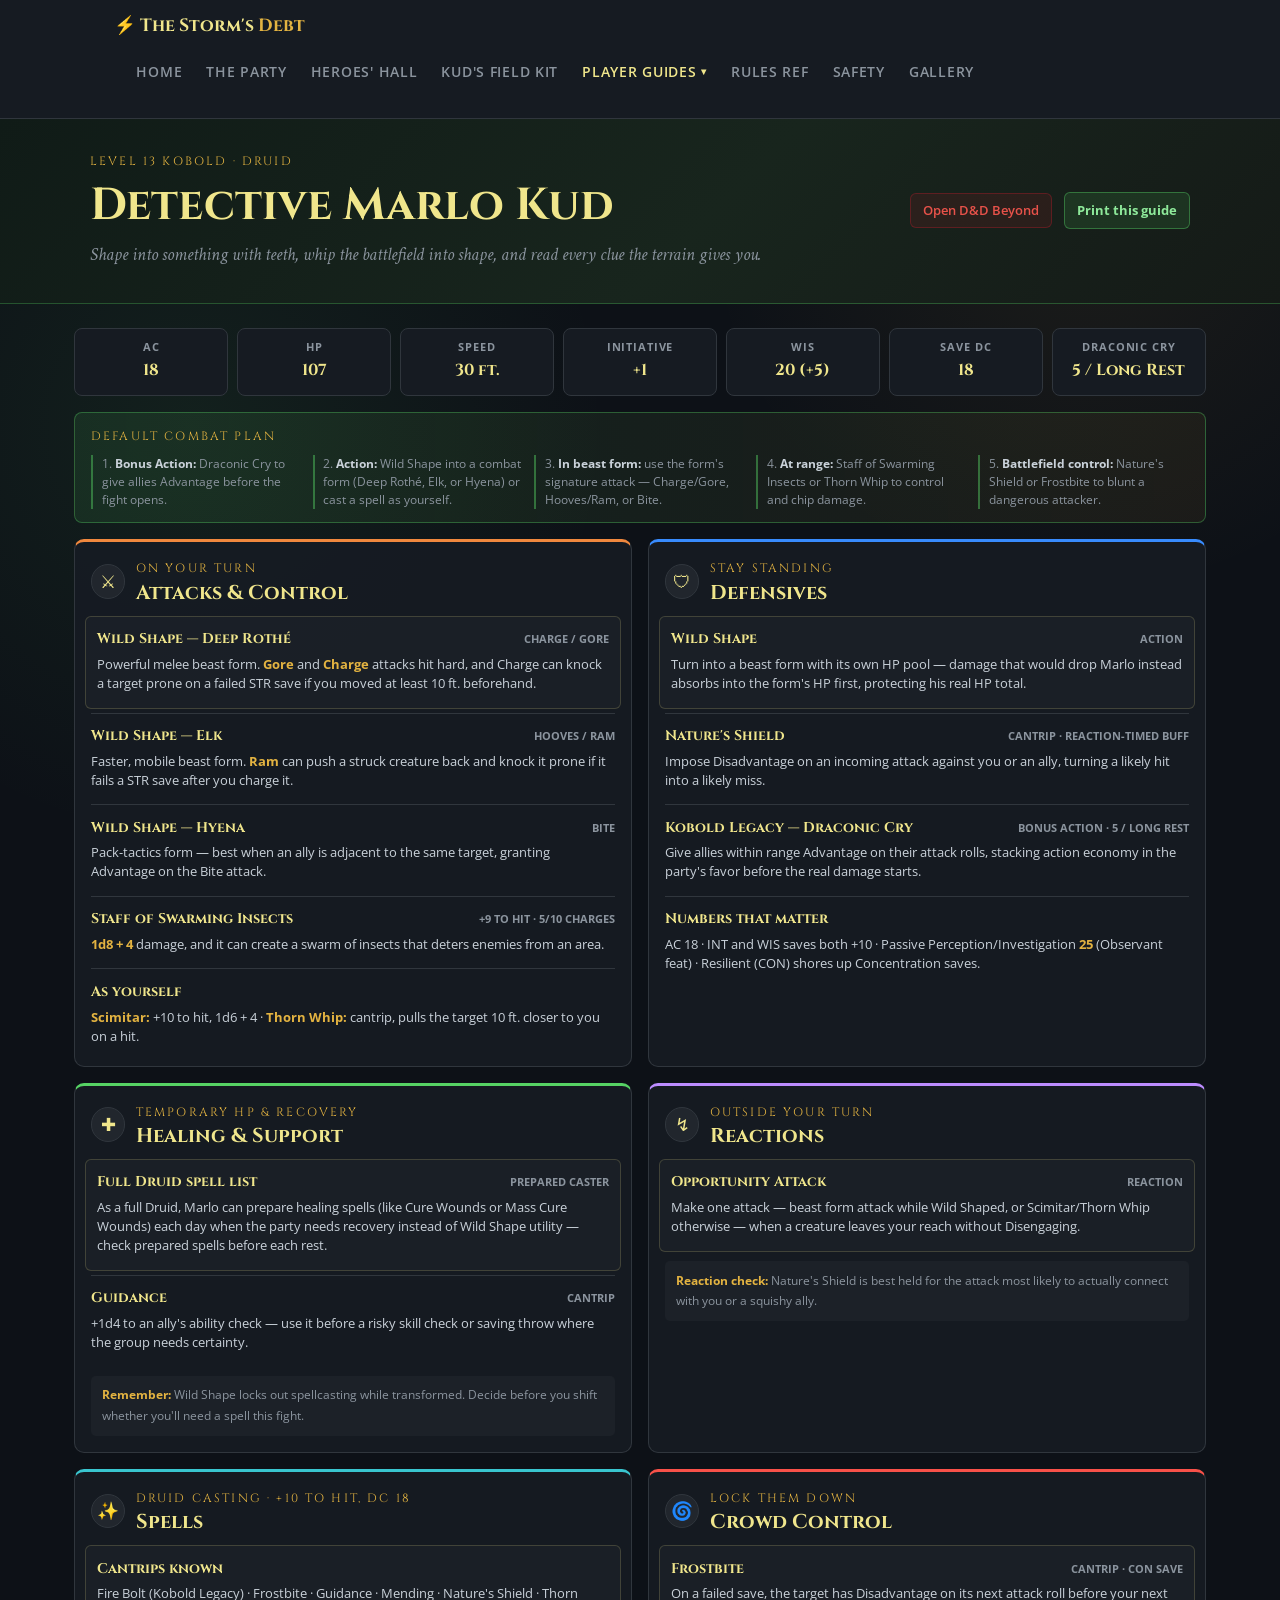
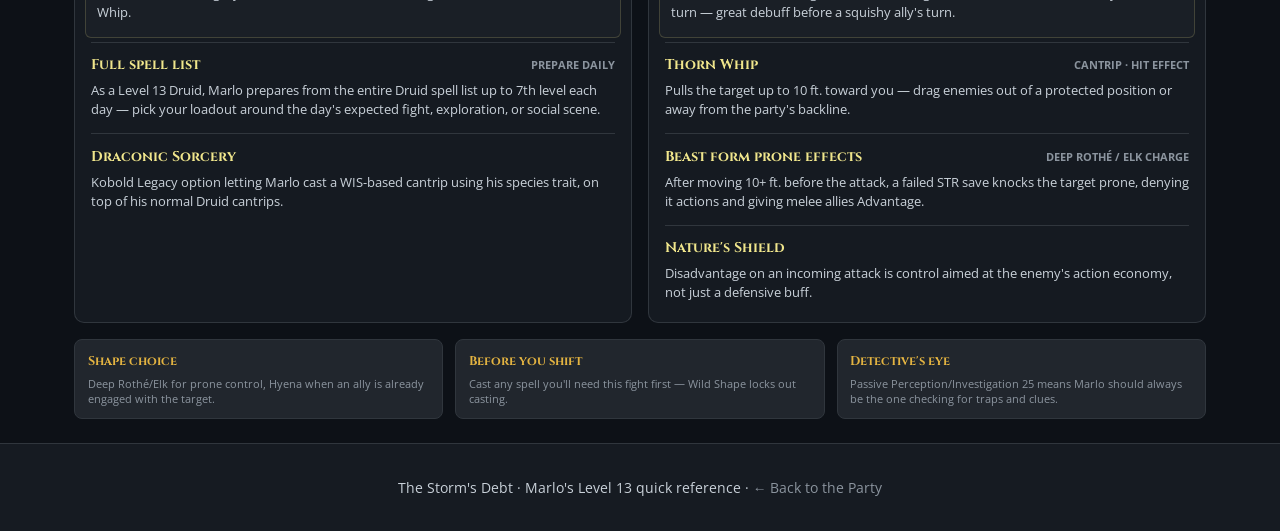
<file: marlo.html>
<!DOCTYPE html>
<html lang="en">
<head>
  <meta charset="UTF-8" />
  <meta name="viewport" content="width=device-width, initial-scale=1.0" />
  <title>Marlo's Battle Guide — The Storm's Debt</title>
  <link rel="stylesheet" href="style.css" />
</head>
<body class="ability-page">

<nav class="site-nav">
  <div class="nav-inner">
    <a href="index.html" class="nav-brand">⚡ The Storm's <span>Debt</span></a>
    <ul class="nav-links">
      <li><a href="index.html">Home</a></li>
      <li><a href="party.html">The Party</a></li>
      <li><a href="bastion.html">Heroes' Hall</a></li>
      <li><a href="kud.html">Kud's Field Kit</a></li>
      <li class="nav-dropdown">
        <a href="party.html" class="nav-dropdown-toggle active">Player Guides <span class="nav-dropdown-caret" aria-hidden="true">&#9662;</span></a>
        <ul class="nav-dropdown-menu">
        <li><a href="kaelen.html">Kaelen</a></li>
        <li><a href="leo.html">Leo</a></li>
        <li><a href="asteri.html">Asteri</a></li>
        <li><a href="jack.html">Jack</a></li>
        <li><a href="marlo.html" class="active">Marlo</a></li>
        <li><a href="vesha.html">Vesha</a></li>
        </ul>
      </li>
      <li><a href="rules.html">Rules Ref</a></li>
      <li><a href="safety.html">Safety</a></li>
      <li><a href="gallery.html">Gallery</a></li>
    </ul>
  </div>
</nav>

<header class="kaelen-header">
  <div class="kaelen-header-inner">
    <div>
      <p class="section-label">Level 13 Kobold · Druid</p>
      <h1>Detective Marlo Kud</h1>
      <p class="kaelen-tagline">Shape into something with teeth, whip the battlefield into shape, and read every clue the terrain gives you.</p>
    </div>
    <div class="kaelen-header-actions">
      <a class="ddb-link" href="https://www.dndbeyond.com/characters/110376239" target="_blank" rel="noopener">Open D&amp;D Beyond</a>
      <button class="print-button" type="button" onclick="window.print()">Print this guide</button>
    </div>
  </div>
</header>

<main class="ability-sheet">
  <section class="stat-strip" aria-label="Marlo's key statistics">
    <div><span>AC</span><strong>18</strong></div>
    <div><span>HP</span><strong>107</strong></div>
    <div><span>Speed</span><strong>30 ft.</strong></div>
    <div><span>Initiative</span><strong>+1</strong></div>
    <div><span>WIS</span><strong>20 (+5)</strong></div>
    <div><span>Save DC</span><strong>18</strong></div>
    <div><span>Draconic Cry</span><strong>5 / Long Rest</strong></div>
  </section>

  <section class="turn-card">
    <p class="section-label">Default combat plan</p>
    <ol class="turn-flow">
      <li><strong>Bonus Action:</strong> Draconic Cry to give allies Advantage before the fight opens.</li>
      <li><strong>Action:</strong> Wild Shape into a combat form (Deep Rothé, Elk, or Hyena) or cast a spell as yourself.</li>
      <li><strong>In beast form:</strong> use the form's signature attack — Charge/Gore, Hooves/Ram, or Bite.</li>
      <li><strong>At range:</strong> Staff of Swarming Insects or Thorn Whip to control and chip damage.</li>
      <li><strong>Battlefield control:</strong> Nature's Shield or Frostbite to blunt a dangerous attacker.</li>
    </ol>
  </section>

  <div class="ability-grid">
    <section class="ability-panel ability-attacks">
      <div class="ability-heading">
        <span class="ability-icon" aria-hidden="true">⚔</span>
        <div><p class="section-label">On your turn</p><h2>Attacks &amp; Control</h2></div>
      </div>

      <article class="ability-item ability-featured">
        <div class="ability-name"><strong>Wild Shape — Deep Rothé</strong><span>Charge / Gore</span></div>
        <p>Powerful melee beast form. <strong>Gore</strong> and <strong>Charge</strong> attacks hit hard, and Charge can knock a target prone on a failed STR save if you moved at least 10 ft. beforehand.</p>
      </article>

      <article class="ability-item">
        <div class="ability-name"><strong>Wild Shape — Elk</strong><span>Hooves / Ram</span></div>
        <p>Faster, mobile beast form. <strong>Ram</strong> can push a struck creature back and knock it prone if it fails a STR save after you charge it.</p>
      </article>

      <article class="ability-item">
        <div class="ability-name"><strong>Wild Shape — Hyena</strong><span>Bite</span></div>
        <p>Pack-tactics form — best when an ally is adjacent to the same target, granting Advantage on the Bite attack.</p>
      </article>

      <article class="ability-item">
        <div class="ability-name"><strong>Staff of Swarming Insects</strong><span>+9 to hit · 5/10 charges</span></div>
        <p><strong>1d8 + 4</strong> damage, and it can create a swarm of insects that deters enemies from an area.</p>
      </article>

      <article class="ability-item compact">
        <div class="ability-name"><strong>As yourself</strong></div>
        <p><strong>Scimitar:</strong> +10 to hit, 1d6 + 4 · <strong>Thorn Whip:</strong> cantrip, pulls the target 10 ft. closer to you on a hit.</p>
      </article>
    </section>

    <section class="ability-panel ability-defenses">
      <div class="ability-heading">
        <span class="ability-icon" aria-hidden="true">🛡</span>
        <div><p class="section-label">Stay standing</p><h2>Defensives</h2></div>
      </div>

      <article class="ability-item ability-featured">
        <div class="ability-name"><strong>Wild Shape</strong><span>Action</span></div>
        <p>Turn into a beast form with its own HP pool — damage that would drop Marlo instead absorbs into the form's HP first, protecting his real HP total.</p>
      </article>

      <article class="ability-item">
        <div class="ability-name"><strong>Nature's Shield</strong><span>Cantrip · Reaction-timed buff</span></div>
        <p>Impose Disadvantage on an incoming attack against you or an ally, turning a likely hit into a likely miss.</p>
      </article>

      <article class="ability-item">
        <div class="ability-name"><strong>Kobold Legacy — Draconic Cry</strong><span>Bonus Action · 5 / Long Rest</span></div>
        <p>Give allies within range Advantage on their attack rolls, stacking action economy in the party's favor before the real damage starts.</p>
      </article>

      <article class="ability-item compact">
        <div class="ability-name"><strong>Numbers that matter</strong></div>
        <p>AC 18 · INT and WIS saves both +10 · Passive Perception/Investigation <strong>25</strong> (Observant feat) · Resilient (CON) shores up Concentration saves.</p>
      </article>
    </section>

    <section class="ability-panel ability-healing">
      <div class="ability-heading">
        <span class="ability-icon" aria-hidden="true">✚</span>
        <div><p class="section-label">Temporary HP &amp; recovery</p><h2>Healing &amp; Support</h2></div>
      </div>

      <article class="ability-item ability-featured">
        <div class="ability-name"><strong>Full Druid spell list</strong><span>Prepared caster</span></div>
        <p>As a full Druid, Marlo can prepare healing spells (like Cure Wounds or Mass Cure Wounds) each day when the party needs recovery instead of Wild Shape utility — check prepared spells before each rest.</p>
      </article>

      <article class="ability-item">
        <div class="ability-name"><strong>Guidance</strong><span>Cantrip</span></div>
        <p>+1d4 to an ally's ability check — use it before a risky skill check or saving throw where the group needs certainty.</p>
      </article>

      <p class="panel-reminder"><strong>Remember:</strong> Wild Shape locks out spellcasting while transformed. Decide before you shift whether you'll need a spell this fight.</p>
    </section>

    <section class="ability-panel ability-reactions">
      <div class="ability-heading">
        <span class="ability-icon" aria-hidden="true">↯</span>
        <div><p class="section-label">Outside your turn</p><h2>Reactions</h2></div>
      </div>

      <article class="ability-item ability-featured">
        <div class="ability-name"><strong>Opportunity Attack</strong><span>Reaction</span></div>
        <p>Make one attack — beast form attack while Wild Shaped, or Scimitar/Thorn Whip otherwise — when a creature leaves your reach without Disengaging.</p>
      </article>

      <p class="panel-reminder"><strong>Reaction check:</strong> Nature's Shield is best held for the attack most likely to actually connect with you or a squishy ally.</p>
    </section>

    <section class="ability-panel ability-spells">
      <div class="ability-heading">
        <span class="ability-icon" aria-hidden="true">✨</span>
        <div><p class="section-label">Druid casting · +10 to hit, DC 18</p><h2>Spells</h2></div>
      </div>

      <article class="ability-item ability-featured">
        <div class="ability-name"><strong>Cantrips known</strong></div>
        <p>Fire Bolt (Kobold Legacy) · Frostbite · Guidance · Mending · Nature's Shield · Thorn Whip.</p>
      </article>

      <article class="ability-item">
        <div class="ability-name"><strong>Full spell list</strong><span>Prepare daily</span></div>
        <p>As a Level 13 Druid, Marlo prepares from the entire Druid spell list up to 7th level each day — pick your loadout around the day's expected fight, exploration, or social scene.</p>
      </article>

      <article class="ability-item compact">
        <div class="ability-name"><strong>Draconic Sorcery</strong></div>
        <p>Kobold Legacy option letting Marlo cast a WIS-based cantrip using his species trait, on top of his normal Druid cantrips.</p>
      </article>
    </section>

    <section class="ability-panel ability-cc">
      <div class="ability-heading">
        <span class="ability-icon" aria-hidden="true">🌀</span>
        <div><p class="section-label">Lock them down</p><h2>Crowd Control</h2></div>
      </div>

      <article class="ability-item ability-featured">
        <div class="ability-name"><strong>Frostbite</strong><span>Cantrip · CON save</span></div>
        <p>On a failed save, the target has Disadvantage on its next attack roll before your next turn — great debuff before a squishy ally's turn.</p>
      </article>

      <article class="ability-item">
        <div class="ability-name"><strong>Thorn Whip</strong><span>Cantrip · Hit effect</span></div>
        <p>Pulls the target up to 10 ft. toward you — drag enemies out of a protected position or away from the party's backline.</p>
      </article>

      <article class="ability-item">
        <div class="ability-name"><strong>Beast form prone effects</strong><span>Deep Rothé / Elk charge</span></div>
        <p>After moving 10+ ft. before the attack, a failed STR save knocks the target prone, denying it actions and giving melee allies Advantage.</p>
      </article>

      <article class="ability-item compact">
        <div class="ability-name"><strong>Nature's Shield</strong></div>
        <p>Disadvantage on an incoming attack is control aimed at the enemy's action economy, not just a defensive buff.</p>
      </article>
    </section>
  </div>

  <section class="quick-reminders">
    <div><strong>Shape choice</strong><span>Deep Rothé/Elk for prone control, Hyena when an ally is already engaged with the target.</span></div>
    <div><strong>Before you shift</strong><span>Cast any spell you'll need this fight first — Wild Shape locks out casting.</span></div>
    <div><strong>Detective's eye</strong><span>Passive Perception/Investigation 25 means Marlo should always be the one checking for traps and clues.</span></div>
  </section>
</main>

<footer class="site-footer">
  <p>The Storm's Debt · Marlo's Level 13 quick reference · <a href="party.html">← Back to the Party</a></p>
</footer>

</body>
</html>
</file>
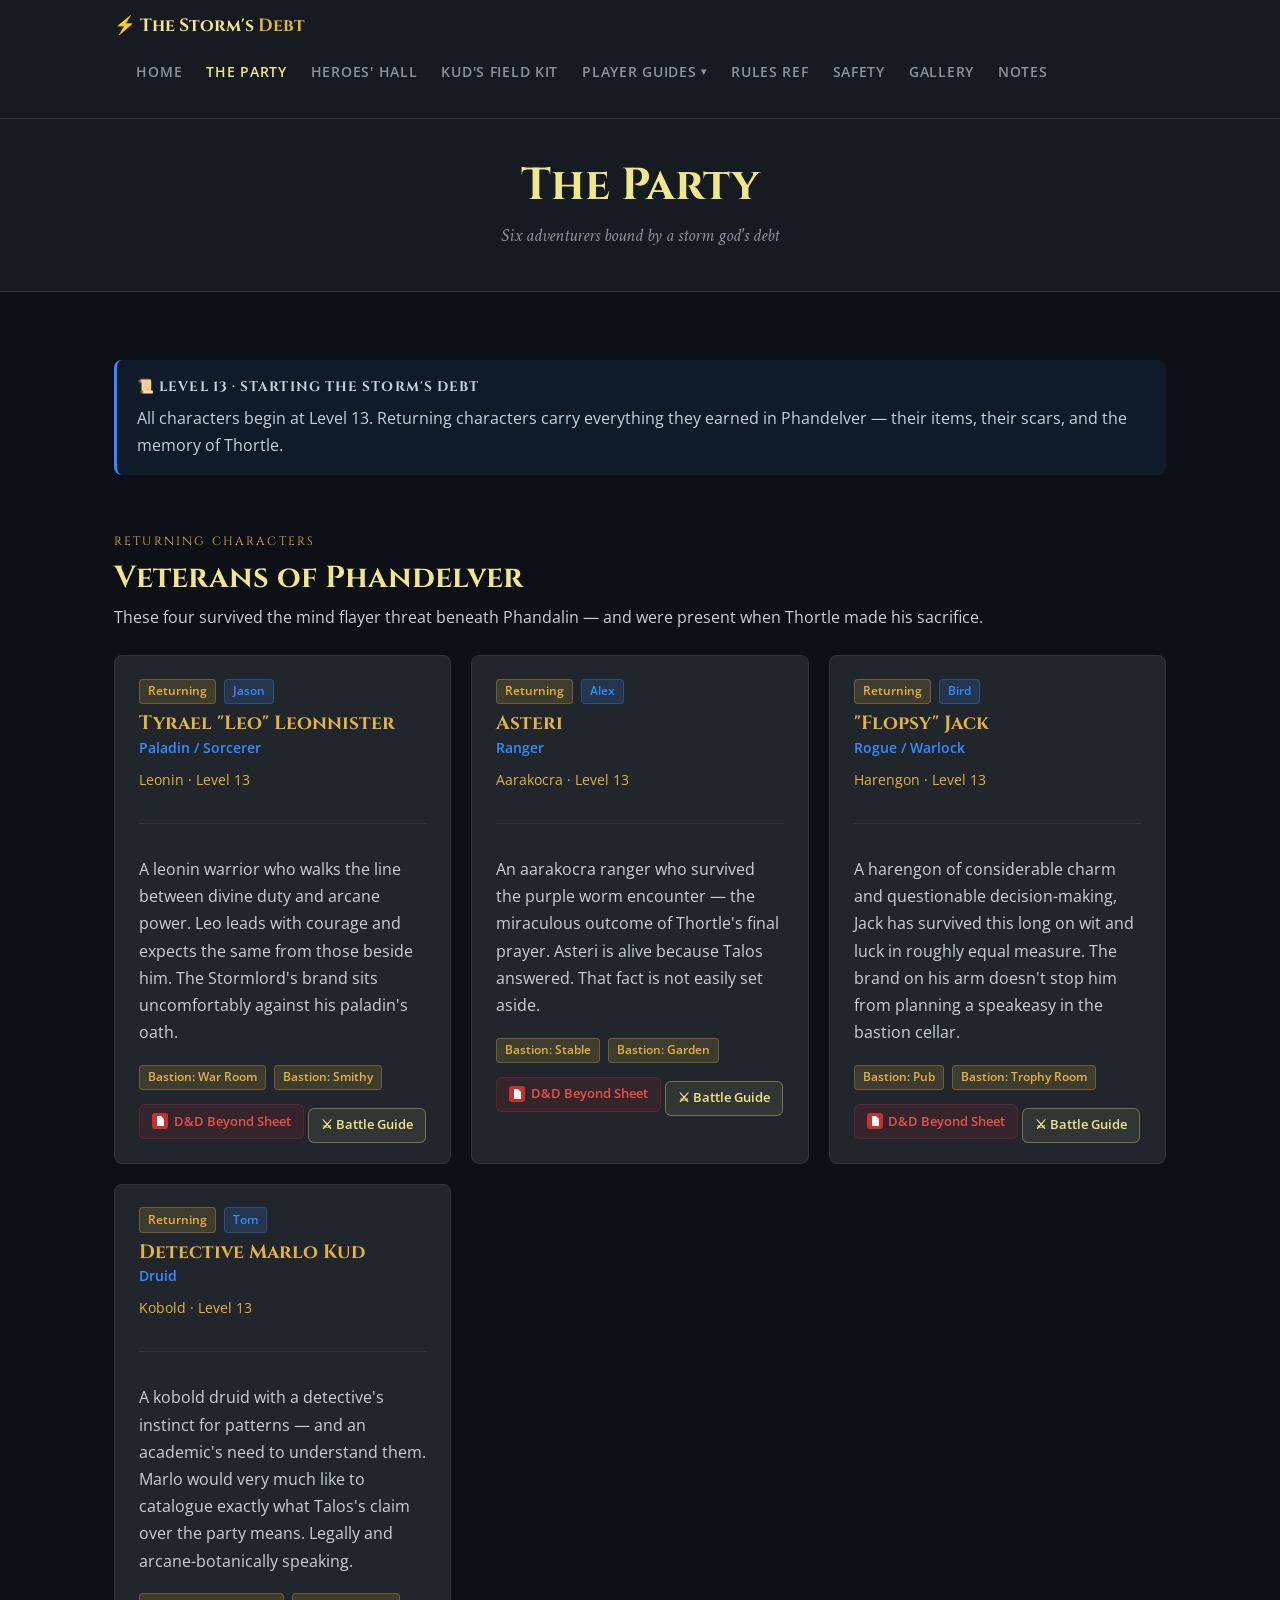
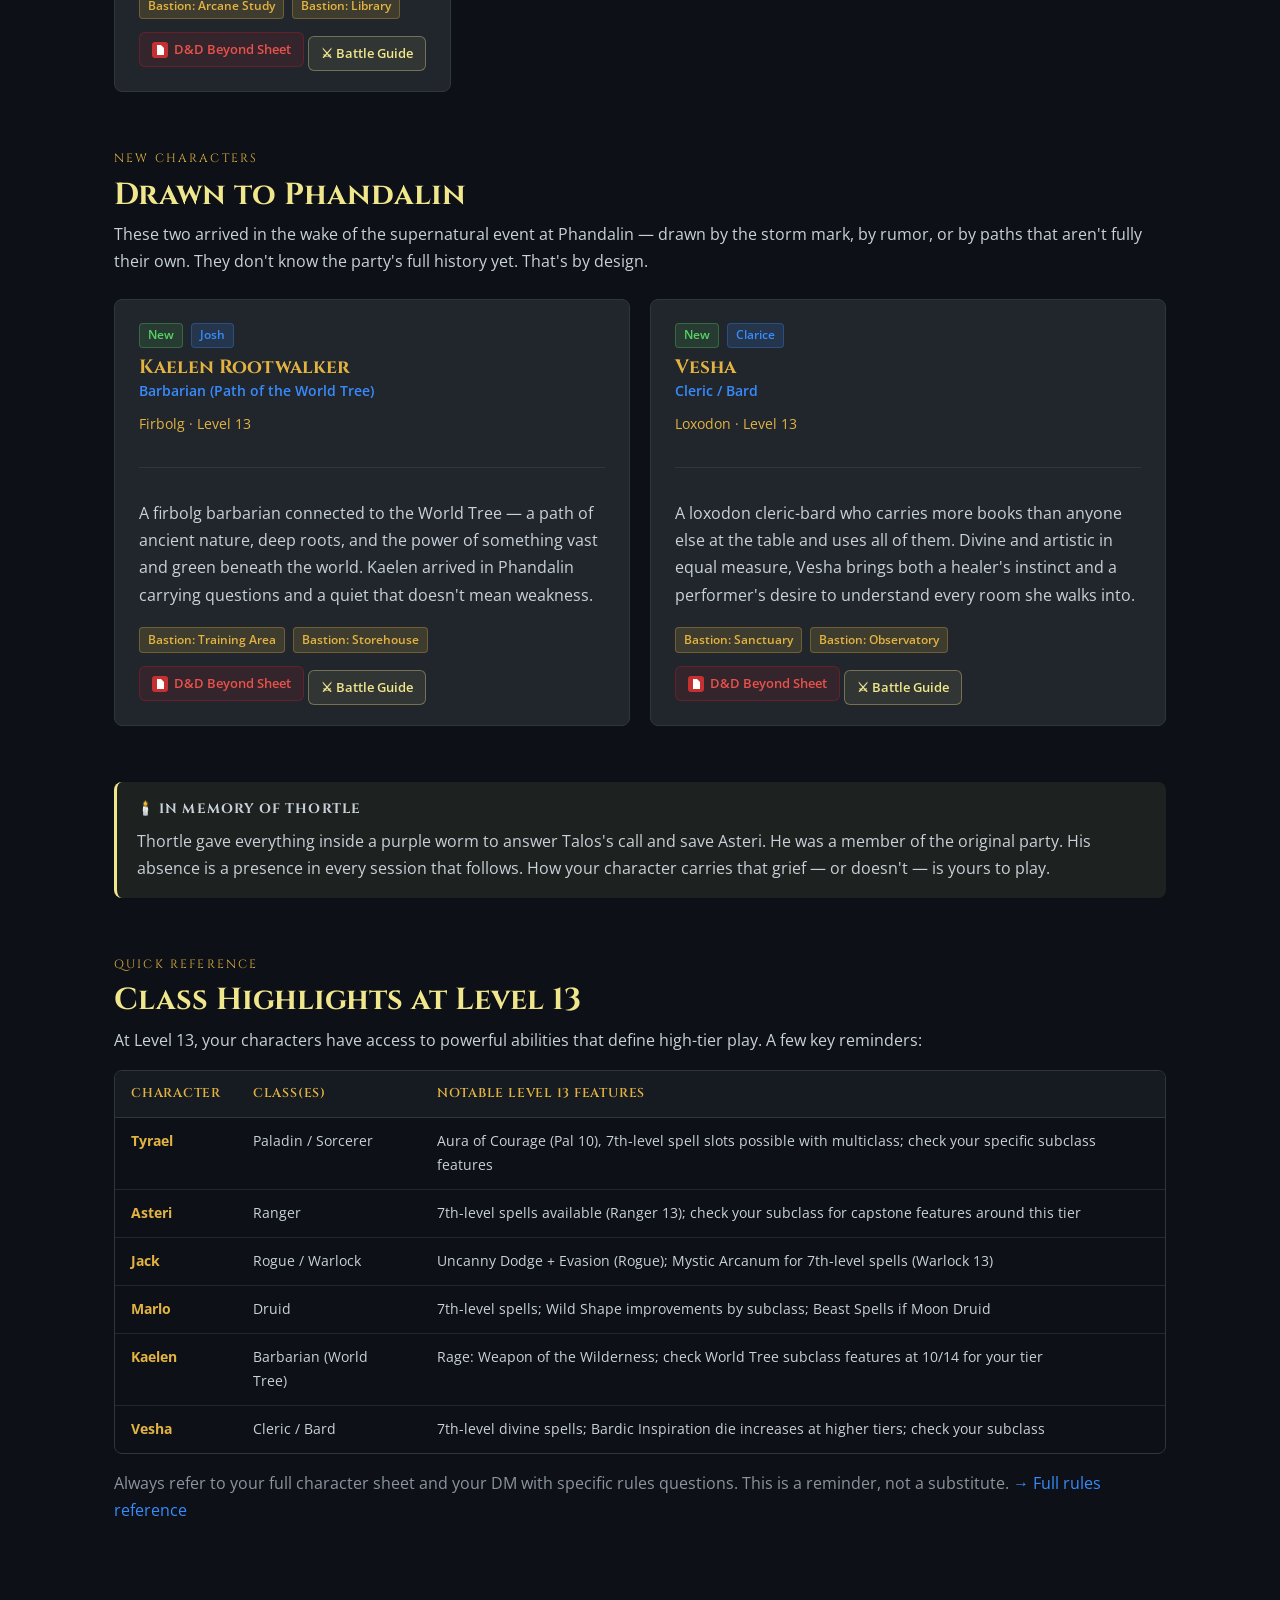
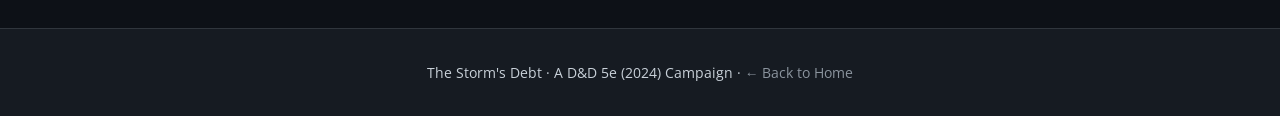
<file: party.html>
<!DOCTYPE html>
<html lang="en">
<head>
  <meta charset="UTF-8" />
  <meta name="viewport" content="width=device-width, initial-scale=1.0" />
  <title>The Party — The Storm's Debt</title>
  <link rel="stylesheet" href="style.css" />
</head>
<body>

<nav class="site-nav">
  <div class="nav-inner">
    <a href="index.html" class="nav-brand">⚡ The Storm's <span>Debt</span></a>
    <ul class="nav-links">
      <li><a href="index.html">Home</a></li>
      <li><a href="party.html" class="active">The Party</a></li>
      <li><a href="bastion.html">Heroes' Hall</a></li>
      <li><a href="kud.html">Kud's Field Kit</a></li>
      <li class="nav-dropdown">
        <a href="party.html" class="nav-dropdown-toggle">Player Guides <span class="nav-dropdown-caret" aria-hidden="true">&#9662;</span></a>
        <ul class="nav-dropdown-menu">
        <li><a href="kaelen.html">Kaelen</a></li>
        <li><a href="leo.html">Leo</a></li>
        <li><a href="asteri.html">Asteri</a></li>
        <li><a href="jack.html">Jack</a></li>
        <li><a href="marlo.html">Marlo</a></li>
        <li><a href="vesha.html">Vesha</a></li>
        </ul>
      </li>
      <li><a href="rules.html">Rules Ref</a></li>
      <li><a href="safety.html">Safety</a></li>
      <li><a href="gallery.html">Gallery</a></li>
      <li><a href="https://docs.google.com/document/d/15RtunA9WTFfW29Kl--05QRfiUGtuOV6vPU0Ejr-IwFA/edit?tab=t.0" target="_blank" rel="noopener">Notes</a></li>
    </ul>
  </div>
</nav>

<header class="page-header">
  <h1>The Party</h1>
  <p>Six adventurers bound by a storm god's debt</p>
</header>

<main class="container">

  <section class="section">
    <div class="callout callout-info">
      <p class="callout-title">📜 Level 13 · Starting the Storm's Debt</p>
      <p>All characters begin at Level&nbsp;13. Returning characters carry everything they earned in Phandelver —
      their items, their scars, and the memory of Thortle.</p>
    </div>
  </section>

  <!-- Returning Characters -->
  <section class="section">
    <p class="section-label">Returning Characters</p>
    <h2>Veterans of Phandelver</h2>
    <p>These four survived the mind flayer threat beneath Phandalin — and were present when Thortle made his sacrifice.</p>

    <div class="grid-2 mt-3">

      <div class="char-card">
        <span class="badge">Returning</span>
        <span class="badge-blue badge">Jason</span>
        <h3 class="mt-1">Tyrael "Leo" Leonnister</h3>
        <div class="char-class">Paladin / Sorcerer</div>
        <div class="char-race">Leonin · Level 13</div>
        <hr />
        <p>A leonin warrior who walks the line between divine duty and arcane power.
        Leo leads with courage and expects the same from those beside him.
        The Stormlord's brand sits uncomfortably against his paladin's oath.</p>
        <div class="mt-2">
          <span class="badge">Bastion: War Room</span>
          <span class="badge">Bastion: Smithy</span>
        </div>
        <a href="https://www.dndbeyond.com/characters/109443407" class="ddb-link" target="_blank" rel="noopener">
          <img src="data:image/svg+xml,%3Csvg xmlns='http://www.w3.org/2000/svg' viewBox='0 0 16 16'%3E%3Crect width='16' height='16' rx='3' fill='%23c53131'/%3E%3Cpath d='M5 3h4l3 3v7H5V3z' fill='white'/%3E%3C/svg%3E" alt="" class="ddb-icon" />
          D&amp;D Beyond Sheet
        </a>
        <a href="leo.html" class="ddb-link character-guide-link">⚔ Battle Guide</a>
      </div>

      <div class="char-card">
        <span class="badge">Returning</span>
        <span class="badge-blue badge">Alex</span>
        <h3 class="mt-1">Asteri</h3>
        <div class="char-class">Ranger</div>
        <div class="char-race">Aarakocra · Level 13</div>
        <hr />
        <p>An aarakocra ranger who survived the purple worm encounter — the miraculous outcome of Thortle's final prayer.
        Asteri is alive because Talos answered. That fact is not easily set aside.</p>
        <div class="mt-2">
          <span class="badge">Bastion: Stable</span>
          <span class="badge">Bastion: Garden</span>
        </div>
        <a href="https://www.dndbeyond.com/characters/110122869" class="ddb-link" target="_blank" rel="noopener">
          <img src="data:image/svg+xml,%3Csvg xmlns='http://www.w3.org/2000/svg' viewBox='0 0 16 16'%3E%3Crect width='16' height='16' rx='3' fill='%23c53131'/%3E%3Cpath d='M5 3h4l3 3v7H5V3z' fill='white'/%3E%3C/svg%3E" alt="" class="ddb-icon" />
          D&amp;D Beyond Sheet
        </a>
        <a href="asteri.html" class="ddb-link character-guide-link">⚔ Battle Guide</a>
      </div>

      <div class="char-card">
        <span class="badge">Returning</span>
        <span class="badge-blue badge">Bird</span>
        <h3 class="mt-1">"Flopsy" Jack</h3>
        <div class="char-class">Rogue / Warlock</div>
        <div class="char-race">Harengon · Level 13</div>
        <hr />
        <p>A harengon of considerable charm and questionable decision-making, Jack has survived this long on wit
        and luck in roughly equal measure. The brand on his arm doesn't stop him from planning a speakeasy in the bastion cellar.</p>
        <div class="mt-2">
          <span class="badge">Bastion: Pub</span>
          <span class="badge">Bastion: Trophy Room</span>
        </div>
        <a href="https://www.dndbeyond.com/characters/131510376" class="ddb-link" target="_blank" rel="noopener">
          <img src="data:image/svg+xml,%3Csvg xmlns='http://www.w3.org/2000/svg' viewBox='0 0 16 16'%3E%3Crect width='16' height='16' rx='3' fill='%23c53131'/%3E%3Cpath d='M5 3h4l3 3v7H5V3z' fill='white'/%3E%3C/svg%3E" alt="" class="ddb-icon" />
          D&amp;D Beyond Sheet
        </a>
        <a href="jack.html" class="ddb-link character-guide-link">⚔ Battle Guide</a>
      </div>

      <div class="char-card">
        <span class="badge">Returning</span>
        <span class="badge-blue badge">Tom</span>
        <h3 class="mt-1">Detective Marlo Kud</h3>
        <div class="char-class">Druid</div>
        <div class="char-race">Kobold · Level 13</div>
        <hr />
        <p>A kobold druid with a detective's instinct for patterns — and an
        academic's need to understand them. Marlo would very much like to
        catalogue exactly what Talos's claim over the party means. Legally and arcane-botanically speaking.</p>
        <div class="mt-2">
          <span class="badge">Bastion: Arcane Study</span>
          <span class="badge">Bastion: Library</span>
        </div>
        <a href="https://www.dndbeyond.com/characters/110376239" class="ddb-link" target="_blank" rel="noopener">
          <img src="data:image/svg+xml,%3Csvg xmlns='http://www.w3.org/2000/svg' viewBox='0 0 16 16'%3E%3Crect width='16' height='16' rx='3' fill='%23c53131'/%3E%3Cpath d='M5 3h4l3 3v7H5V3z' fill='white'/%3E%3C/svg%3E" alt="" class="ddb-icon" />
          D&amp;D Beyond Sheet
        </a>
        <a href="marlo.html" class="ddb-link character-guide-link">⚔ Battle Guide</a>
      </div>

    </div>
  </section>

  <!-- New Characters -->
  <section class="section">
    <p class="section-label">New Characters</p>
    <h2>Drawn to Phandalin</h2>
    <p>These two arrived in the wake of the supernatural event at Phandalin — drawn by the storm mark, by rumor,
    or by paths that aren't fully their own. They don't know the party's full history yet. That's by design.</p>

    <div class="grid-2 mt-3">

      <div class="char-card">
        <span class="badge-green badge">New</span>
        <span class="badge-blue badge">Josh</span>
        <h3 class="mt-1">Kaelen Rootwalker</h3>
        <div class="char-class">Barbarian (Path of the World Tree)</div>
        <div class="char-race">Firbolg · Level 13</div>
        <hr />
        <p>A firbolg barbarian connected to the World Tree — a path of ancient nature, deep roots,
        and the power of something vast and green beneath the world. Kaelen arrived in Phandalin
        carrying questions and a quiet that doesn't mean weakness.</p>
        <div class="mt-2">
          <span class="badge">Bastion: Training Area</span>
          <span class="badge">Bastion: Storehouse</span>
        </div>
        <a href="https://www.dndbeyond.com/characters/163026270" class="ddb-link" target="_blank" rel="noopener">
          <img src="data:image/svg+xml,%3Csvg xmlns='http://www.w3.org/2000/svg' viewBox='0 0 16 16'%3E%3Crect width='16' height='16' rx='3' fill='%23c53131'/%3E%3Cpath d='M5 3h4l3 3v7H5V3z' fill='white'/%3E%3C/svg%3E" alt="" class="ddb-icon" />
          D&amp;D Beyond Sheet
        </a>
        <a href="kaelen.html" class="ddb-link character-guide-link">⚔ Battle Guide</a>
      </div>

      <div class="char-card">
        <span class="badge-green badge">New</span>
        <span class="badge-blue badge">Clarice</span>
        <h3 class="mt-1">Vesha</h3>
        <div class="char-class">Cleric / Bard</div>
        <div class="char-race">Loxodon · Level 13</div>
        <hr />
        <p>A loxodon cleric-bard who carries more books than anyone else at the table and uses
        all of them. Divine and artistic in equal measure, Vesha brings both a healer's instinct
        and a performer's desire to understand every room she walks into.</p>
        <div class="mt-2">
          <span class="badge">Bastion: Sanctuary</span>
          <span class="badge">Bastion: Observatory</span>
        </div>
        <a href="https://www.dndbeyond.com/characters/158306082" class="ddb-link" target="_blank" rel="noopener">
          <img src="data:image/svg+xml,%3Csvg xmlns='http://www.w3.org/2000/svg' viewBox='0 0 16 16'%3E%3Crect width='16' height='16' rx='3' fill='%23c53131'/%3E%3Cpath d='M5 3h4l3 3v7H5V3z' fill='white'/%3E%3C/svg%3E" alt="" class="ddb-icon" />
          D&amp;D Beyond Sheet
        </a>
        <a href="vesha.html" class="ddb-link character-guide-link">⚔ Battle Guide</a>
      </div>

    </div>
  </section>

  <!-- Thortle memorial callout -->
  <section class="section">
    <div class="callout callout-warn">
      <p class="callout-title">🕯️ In Memory of Thortle</p>
      <p>
        Thortle gave everything inside a purple worm to answer Talos's call and save Asteri.
        He was a member of the original party. His absence is a presence in every session that follows.
        How your character carries that grief — or doesn't — is yours to play.
      </p>
    </div>
  </section>

  <!-- Quick reference: class abilities at 13 -->
  <section class="section">
    <p class="section-label">Quick Reference</p>
    <h2>Class Highlights at Level 13</h2>
    <p>At Level 13, your characters have access to powerful abilities that define high-tier play.
    A few key reminders:</p>
    <div class="table-wrap">
      <table>
        <thead>
          <tr>
            <th>Character</th>
            <th>Class(es)</th>
            <th>Notable Level 13 Features</th>
          </tr>
        </thead>
        <tbody>
          <tr>
            <td><strong>Tyrael</strong></td>
            <td>Paladin / Sorcerer</td>
            <td>Aura of Courage (Pal 10), 7th-level spell slots possible with multiclass; check your specific subclass features</td>
          </tr>
          <tr>
            <td><strong>Asteri</strong></td>
            <td>Ranger</td>
            <td>7th-level spells available (Ranger 13); check your subclass for capstone features around this tier</td>
          </tr>
          <tr>
            <td><strong>Jack</strong></td>
            <td>Rogue / Warlock</td>
            <td>Uncanny Dodge + Evasion (Rogue); Mystic Arcanum for 7th-level spells (Warlock 13)</td>
          </tr>
          <tr>
            <td><strong>Marlo</strong></td>
            <td>Druid</td>
            <td>7th-level spells; Wild Shape improvements by subclass; Beast Spells if Moon Druid</td>
          </tr>
          <tr>
            <td><strong>Kaelen</strong></td>
            <td>Barbarian (World Tree)</td>
            <td>Rage: Weapon of the Wilderness; check World Tree subclass features at 10/14 for your tier</td>
          </tr>
          <tr>
            <td><strong>Vesha</strong></td>
            <td>Cleric / Bard</td>
            <td>7th-level divine spells; Bardic Inspiration die increases at higher tiers; check your subclass</td>
          </tr>
        </tbody>
      </table>
    </div>
    <p class="text-muted mt-2">Always refer to your full character sheet and your DM with specific rules questions.
    This is a reminder, not a substitute. <a href="rules.html">→ Full rules reference</a></p>
  </section>

</main>

<footer class="site-footer">
  <p>The Storm's Debt · A D&amp;D 5e (2024) Campaign · <a href="index.html">← Back to Home</a></p>
</footer>

</body>
</html>
</file>
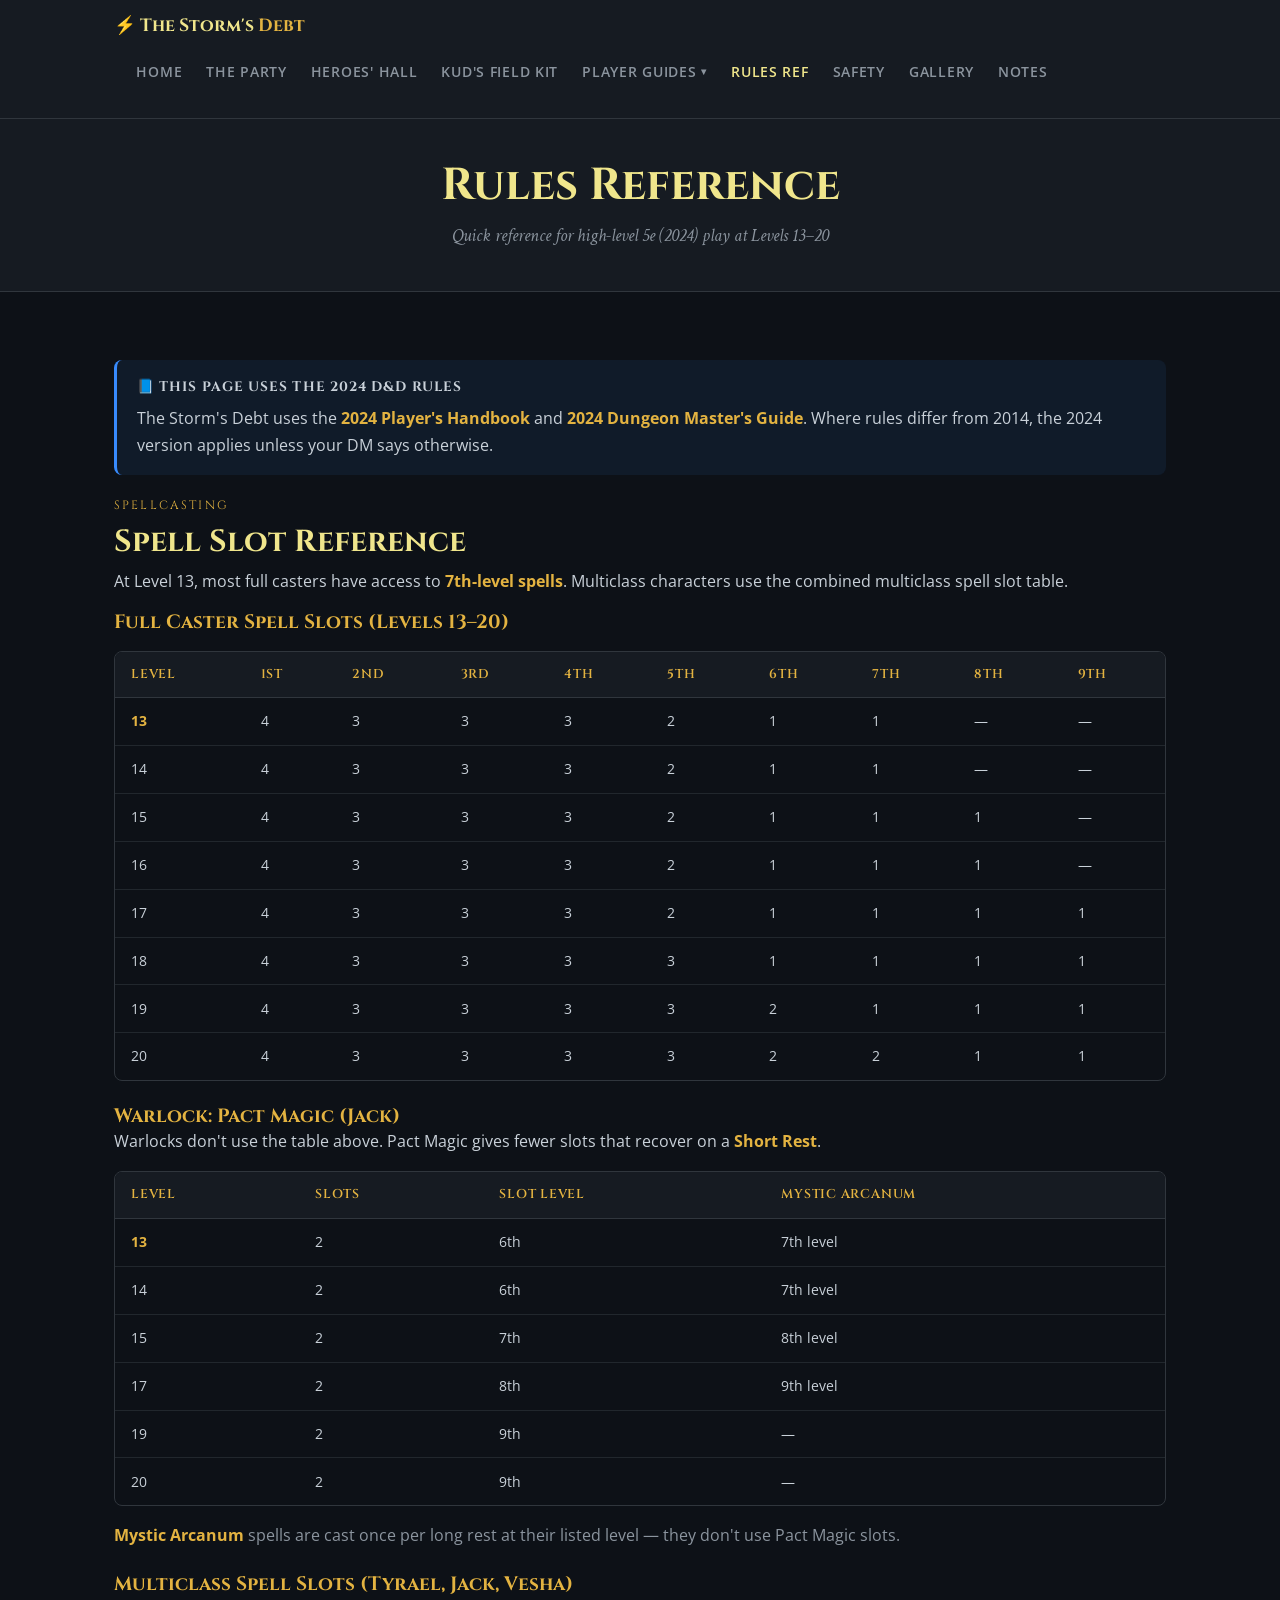
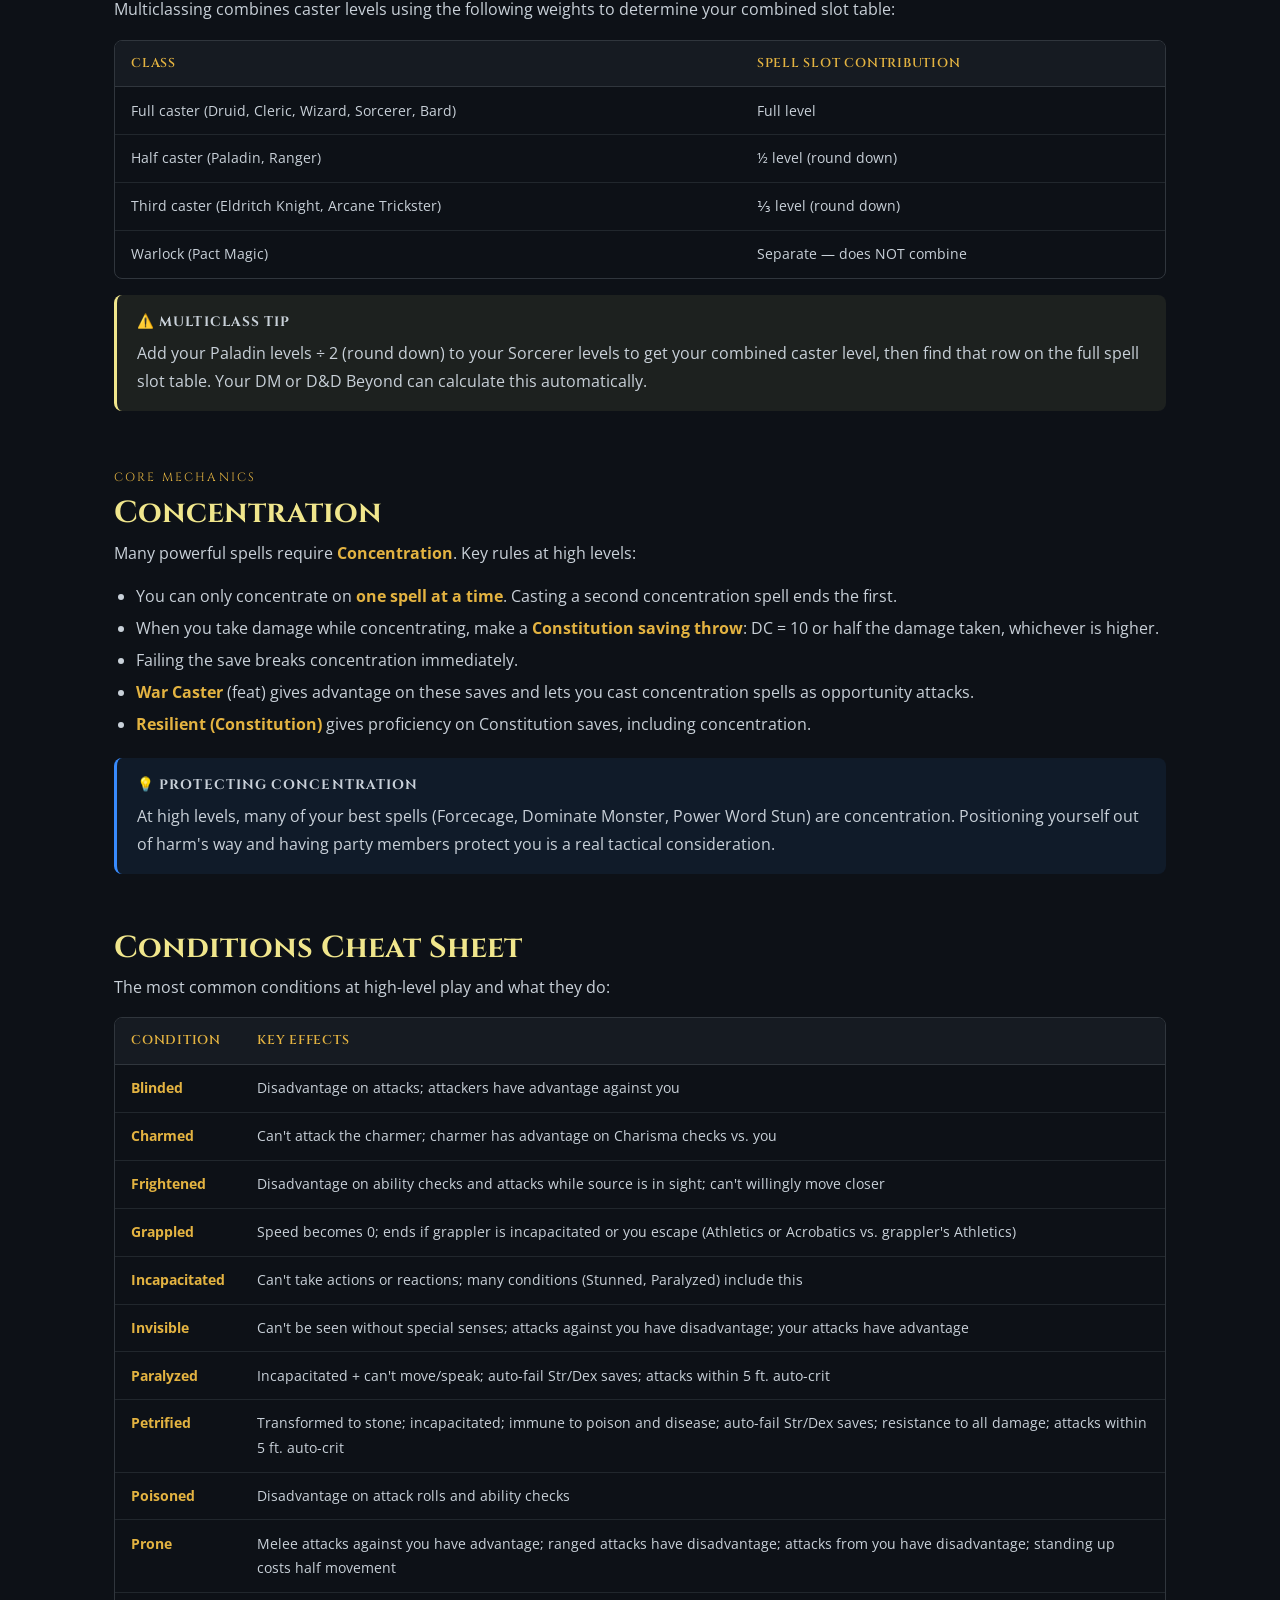
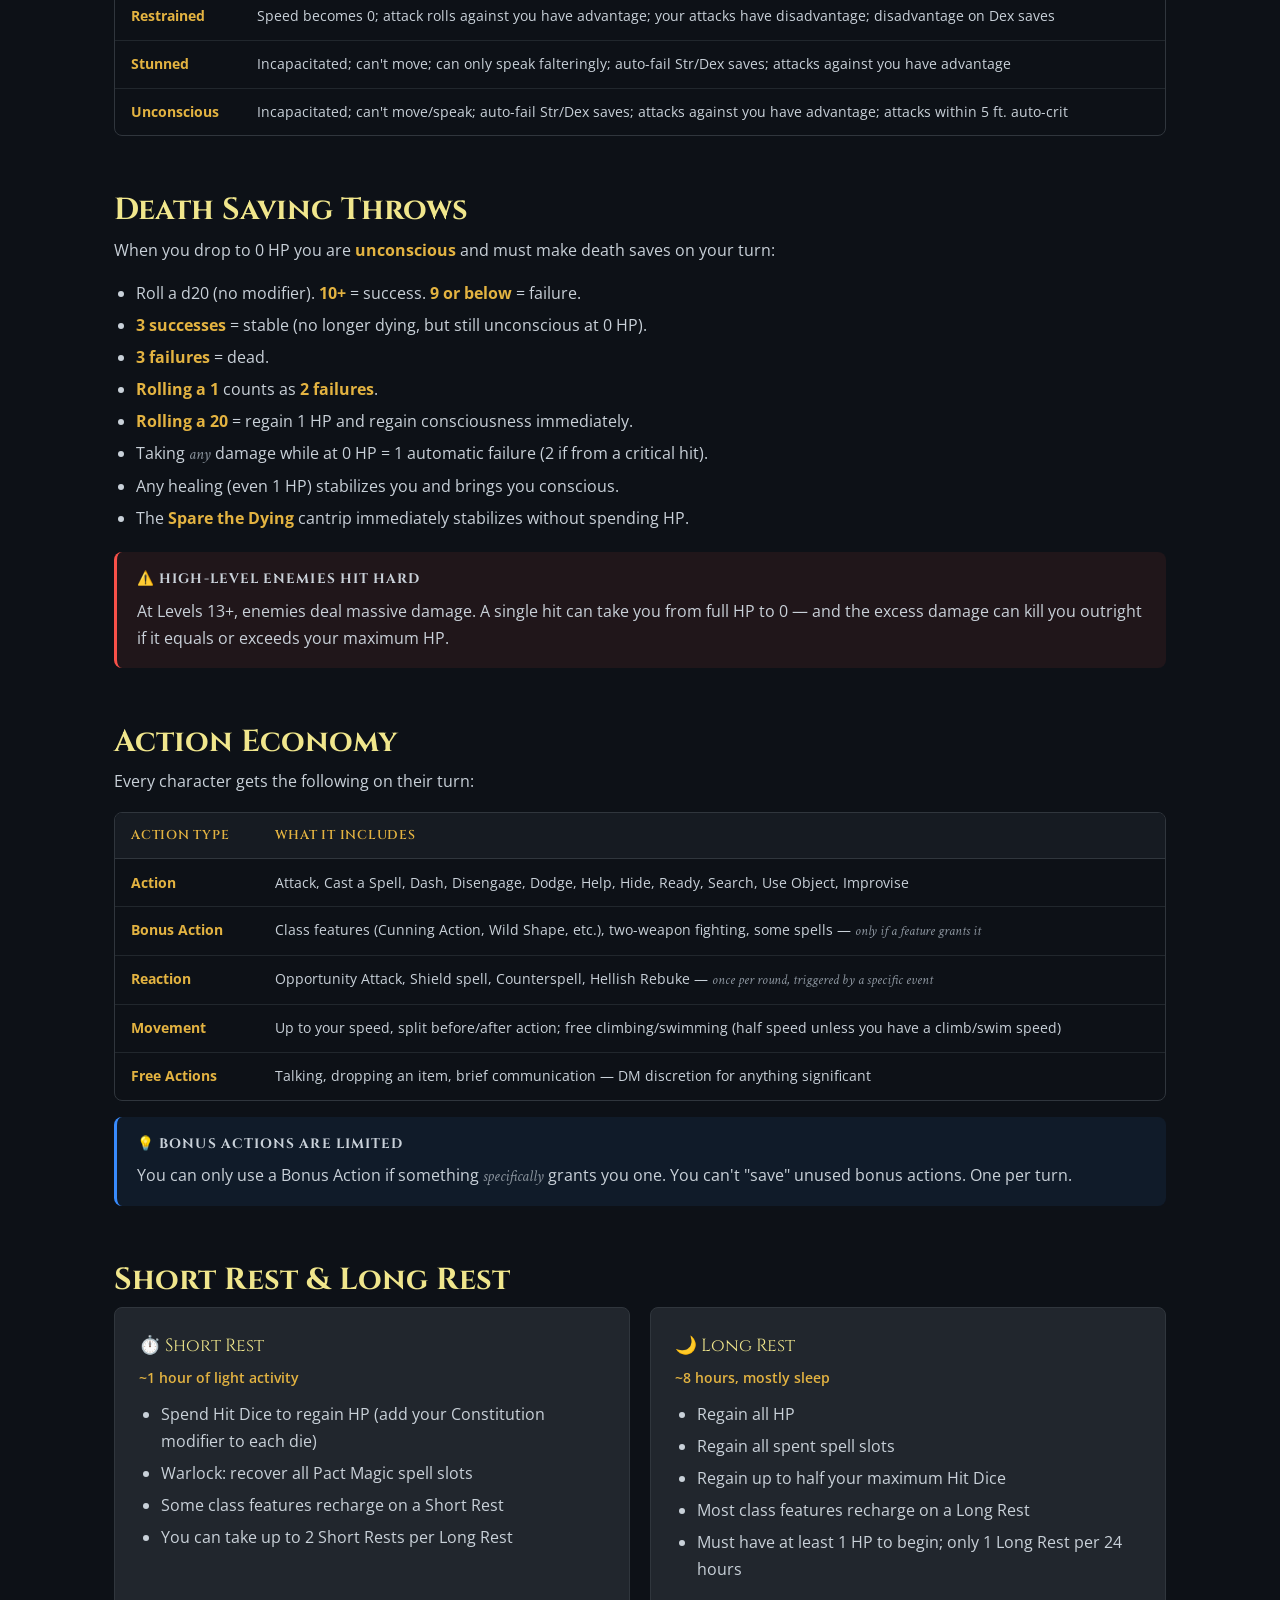
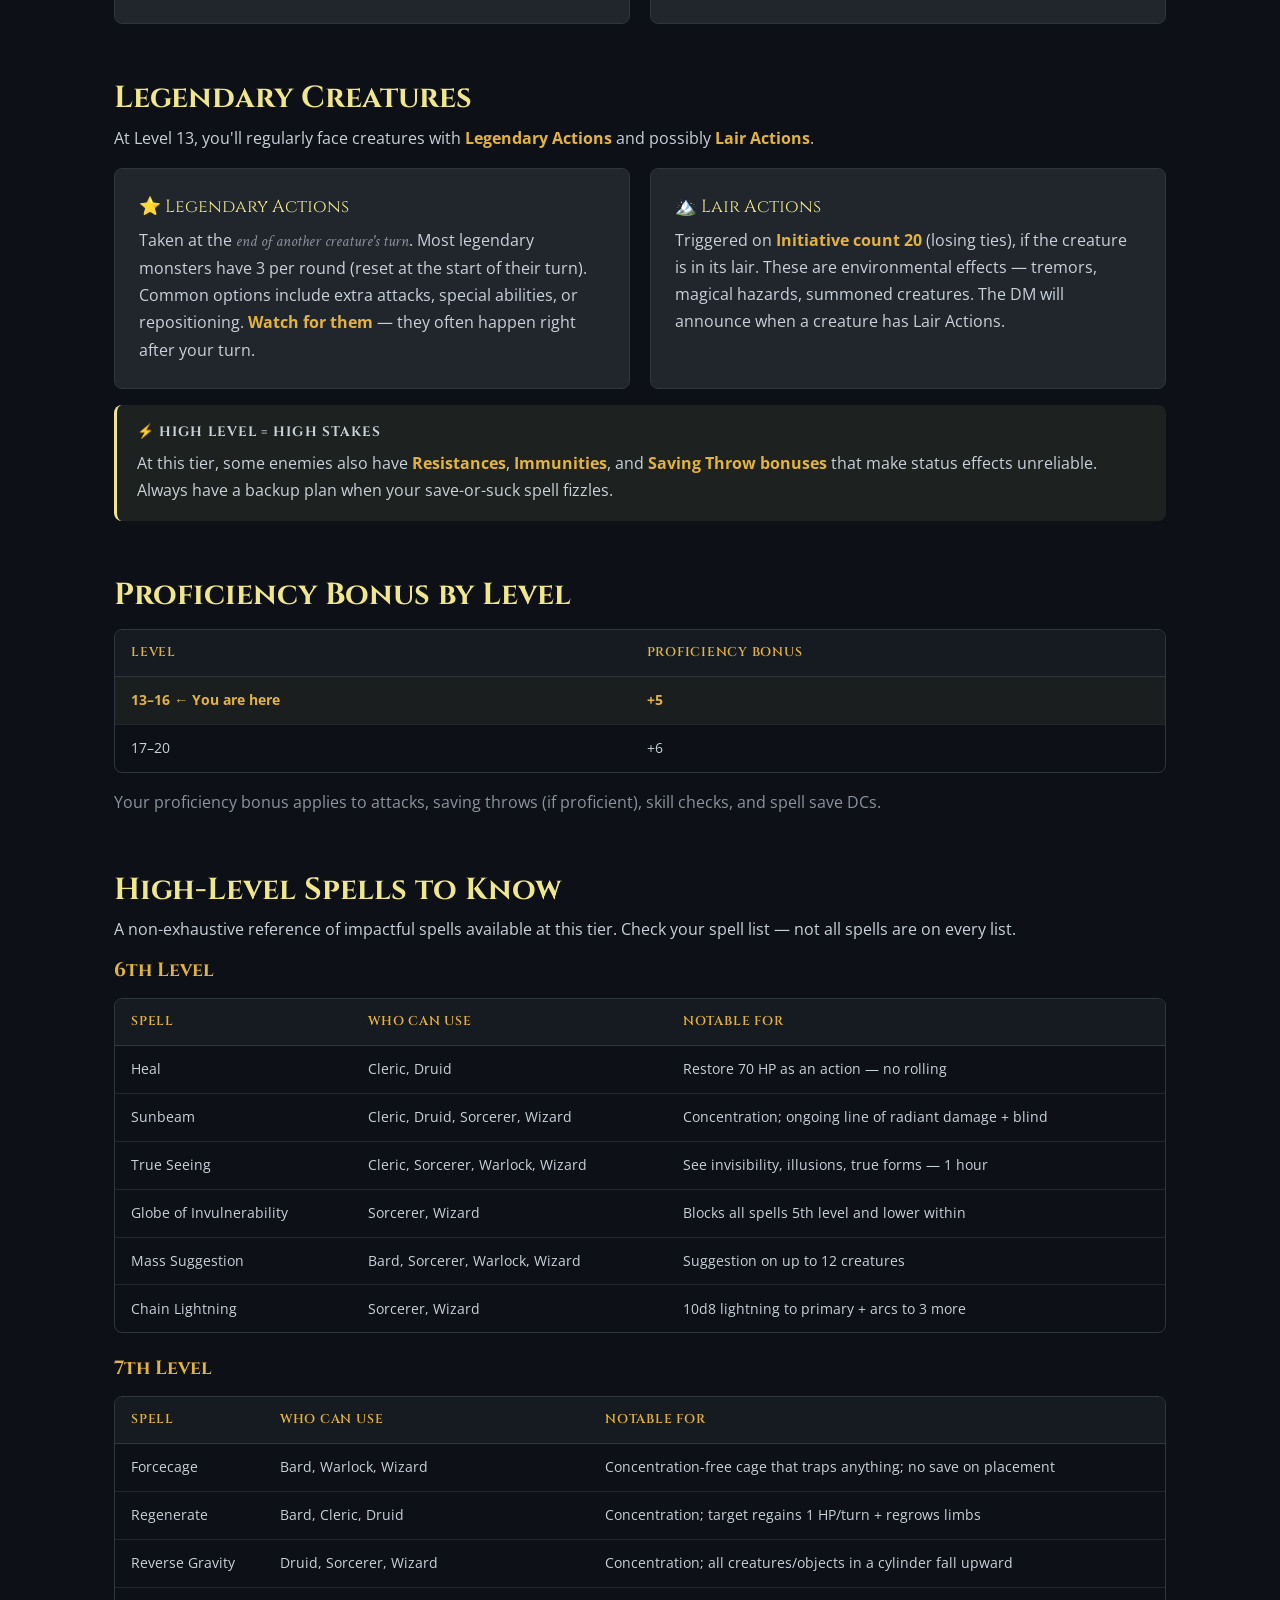
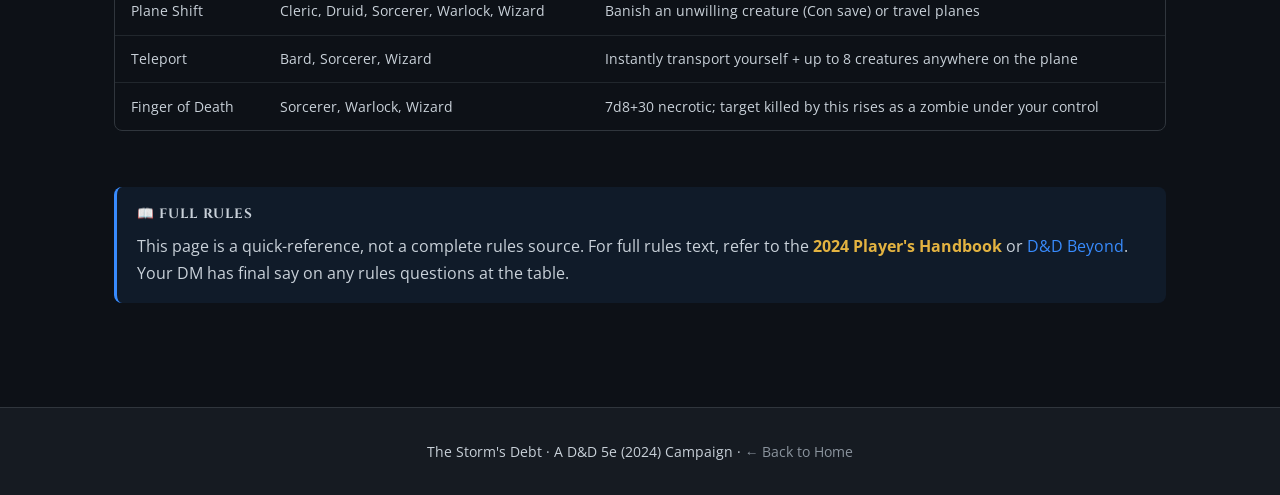
<file: rules.html>
<!DOCTYPE html>
<html lang="en">
<head>
  <meta charset="UTF-8" />
  <meta name="viewport" content="width=device-width, initial-scale=1.0" />
  <title>Rules Reference — The Storm's Debt</title>
  <link rel="stylesheet" href="style.css" />
</head>
<body>

<nav class="site-nav">
  <div class="nav-inner">
    <a href="index.html" class="nav-brand">⚡ The Storm's <span>Debt</span></a>
    <ul class="nav-links">
      <li><a href="index.html">Home</a></li>
      <li><a href="party.html">The Party</a></li>
      <li><a href="bastion.html">Heroes' Hall</a></li>
      <li><a href="kud.html">Kud's Field Kit</a></li>
      <li class="nav-dropdown">
        <a href="party.html" class="nav-dropdown-toggle">Player Guides <span class="nav-dropdown-caret" aria-hidden="true">&#9662;</span></a>
        <ul class="nav-dropdown-menu">
        <li><a href="kaelen.html">Kaelen</a></li>
        <li><a href="leo.html">Leo</a></li>
        <li><a href="asteri.html">Asteri</a></li>
        <li><a href="jack.html">Jack</a></li>
        <li><a href="marlo.html">Marlo</a></li>
        <li><a href="vesha.html">Vesha</a></li>
        </ul>
      </li>
      <li><a href="rules.html" class="active">Rules Ref</a></li>
      <li><a href="safety.html">Safety</a></li>
      <li><a href="gallery.html">Gallery</a></li>
      <li><a href="https://docs.google.com/document/d/15RtunA9WTFfW29Kl--05QRfiUGtuOV6vPU0Ejr-IwFA/edit?tab=t.0" target="_blank" rel="noopener">Notes</a></li>
    </ul>
  </div>
</nav>

<header class="page-header">
  <h1>Rules Reference</h1>
  <p>Quick reference for high-level 5e (2024) play at Levels 13–20</p>
</header>

<main class="container">

  <div class="callout callout-info">
    <p class="callout-title">📘 This page uses the 2024 D&amp;D rules</p>
    <p>The Storm's Debt uses the <strong>2024 Player's Handbook</strong> and <strong>2024 Dungeon Master's Guide</strong>.
    Where rules differ from 2014, the 2024 version applies unless your DM says otherwise.</p>
  </div>

  <!-- Spell Slots -->
  <section class="section">
    <p class="section-label">Spellcasting</p>
    <h2>Spell Slot Reference</h2>
    <p>At Level 13, most full casters have access to <strong>7th-level spells</strong>. Multiclass characters use the combined multiclass spell slot table.</p>

    <h3>Full Caster Spell Slots (Levels 13–20)</h3>
    <div class="table-wrap">
      <table>
        <thead>
          <tr>
            <th>Level</th>
            <th>1st</th><th>2nd</th><th>3rd</th><th>4th</th><th>5th</th>
            <th>6th</th><th>7th</th><th>8th</th><th>9th</th>
          </tr>
        </thead>
        <tbody>
          <tr><td><strong>13</strong></td><td>4</td><td>3</td><td>3</td><td>3</td><td>2</td><td>1</td><td>1</td><td>—</td><td>—</td></tr>
          <tr><td>14</td><td>4</td><td>3</td><td>3</td><td>3</td><td>2</td><td>1</td><td>1</td><td>—</td><td>—</td></tr>
          <tr><td>15</td><td>4</td><td>3</td><td>3</td><td>3</td><td>2</td><td>1</td><td>1</td><td>1</td><td>—</td></tr>
          <tr><td>16</td><td>4</td><td>3</td><td>3</td><td>3</td><td>2</td><td>1</td><td>1</td><td>1</td><td>—</td></tr>
          <tr><td>17</td><td>4</td><td>3</td><td>3</td><td>3</td><td>2</td><td>1</td><td>1</td><td>1</td><td>1</td></tr>
          <tr><td>18</td><td>4</td><td>3</td><td>3</td><td>3</td><td>3</td><td>1</td><td>1</td><td>1</td><td>1</td></tr>
          <tr><td>19</td><td>4</td><td>3</td><td>3</td><td>3</td><td>3</td><td>2</td><td>1</td><td>1</td><td>1</td></tr>
          <tr><td>20</td><td>4</td><td>3</td><td>3</td><td>3</td><td>3</td><td>2</td><td>2</td><td>1</td><td>1</td></tr>
        </tbody>
      </table>
    </div>

    <h3 class="mt-3">Warlock: Pact Magic (Jack)</h3>
    <p>Warlocks don't use the table above. Pact Magic gives fewer slots that recover on a <strong>Short Rest</strong>.</p>
    <div class="table-wrap">
      <table>
        <thead>
          <tr><th>Level</th><th>Slots</th><th>Slot Level</th><th>Mystic Arcanum</th></tr>
        </thead>
        <tbody>
          <tr><td><strong>13</strong></td><td>2</td><td>6th</td><td>7th level</td></tr>
          <tr><td>14</td><td>2</td><td>6th</td><td>7th level</td></tr>
          <tr><td>15</td><td>2</td><td>7th</td><td>8th level</td></tr>
          <tr><td>17</td><td>2</td><td>8th</td><td>9th level</td></tr>
          <tr><td>19</td><td>2</td><td>9th</td><td>—</td></tr>
          <tr><td>20</td><td>2</td><td>9th</td><td>—</td></tr>
        </tbody>
      </table>
    </div>
    <p class="text-muted mt-1"><strong>Mystic Arcanum</strong> spells are cast once per long rest at their listed level — they don't use Pact Magic slots.</p>

    <h3 class="mt-3">Multiclass Spell Slots (Tyrael, Jack, Vesha)</h3>
    <p>Multiclassing combines caster levels using the following weights to determine your combined slot table:</p>
    <div class="table-wrap">
      <table>
        <thead><tr><th>Class</th><th>Spell Slot Contribution</th></tr></thead>
        <tbody>
          <tr><td>Full caster (Druid, Cleric, Wizard, Sorcerer, Bard)</td><td>Full level</td></tr>
          <tr><td>Half caster (Paladin, Ranger)</td><td>½ level (round down)</td></tr>
          <tr><td>Third caster (Eldritch Knight, Arcane Trickster)</td><td>⅓ level (round down)</td></tr>
          <tr><td>Warlock (Pact Magic)</td><td>Separate — does NOT combine</td></tr>
        </tbody>
      </table>
    </div>
    <div class="callout callout-warn mt-2">
      <p class="callout-title">⚠️ Multiclass Tip</p>
      <p>Add your Paladin levels ÷ 2 (round down) to your Sorcerer levels to get your combined caster level,
      then find that row on the full spell slot table. Your DM or D&amp;D Beyond can calculate this automatically.</p>
    </div>
  </section>

  <!-- Concentration -->
  <section class="section">
    <p class="section-label">Core Mechanics</p>
    <h2>Concentration</h2>
    <p>Many powerful spells require <strong>Concentration</strong>. Key rules at high levels:</p>
    <ul>
      <li>You can only concentrate on <strong>one spell at a time</strong>. Casting a second concentration spell ends the first.</li>
      <li>When you take damage while concentrating, make a <strong>Constitution saving throw</strong>: DC = 10 or half the damage taken, whichever is higher.</li>
      <li>Failing the save breaks concentration immediately.</li>
      <li><strong>War Caster</strong> (feat) gives advantage on these saves and lets you cast concentration spells as opportunity attacks.</li>
      <li><strong>Resilient (Constitution)</strong> gives proficiency on Constitution saves, including concentration.</li>
    </ul>
    <div class="callout callout-info">
      <p class="callout-title">💡 Protecting Concentration</p>
      <p>At high levels, many of your best spells (Forcecage, Dominate Monster, Power Word Stun) are concentration.
      Positioning yourself out of harm's way and having party members protect you is a real tactical consideration.</p>
    </div>
  </section>

  <!-- Conditions -->
  <section class="section">
    <h2>Conditions Cheat Sheet</h2>
    <p>The most common conditions at high-level play and what they do:</p>
    <div class="table-wrap">
      <table>
        <thead>
          <tr><th>Condition</th><th>Key Effects</th></tr>
        </thead>
        <tbody>
          <tr>
            <td><strong>Blinded</strong></td>
            <td>Disadvantage on attacks; attackers have advantage against you</td>
          </tr>
          <tr>
            <td><strong>Charmed</strong></td>
            <td>Can't attack the charmer; charmer has advantage on Charisma checks vs. you</td>
          </tr>
          <tr>
            <td><strong>Frightened</strong></td>
            <td>Disadvantage on ability checks and attacks while source is in sight; can't willingly move closer</td>
          </tr>
          <tr>
            <td><strong>Grappled</strong></td>
            <td>Speed becomes 0; ends if grappler is incapacitated or you escape (Athletics or Acrobatics vs. grappler's Athletics)</td>
          </tr>
          <tr>
            <td><strong>Incapacitated</strong></td>
            <td>Can't take actions or reactions; many conditions (Stunned, Paralyzed) include this</td>
          </tr>
          <tr>
            <td><strong>Invisible</strong></td>
            <td>Can't be seen without special senses; attacks against you have disadvantage; your attacks have advantage</td>
          </tr>
          <tr>
            <td><strong>Paralyzed</strong></td>
            <td>Incapacitated + can't move/speak; auto-fail Str/Dex saves; attacks within 5 ft. auto-crit</td>
          </tr>
          <tr>
            <td><strong>Petrified</strong></td>
            <td>Transformed to stone; incapacitated; immune to poison and disease; auto-fail Str/Dex saves; resistance to all damage; attacks within 5 ft. auto-crit</td>
          </tr>
          <tr>
            <td><strong>Poisoned</strong></td>
            <td>Disadvantage on attack rolls and ability checks</td>
          </tr>
          <tr>
            <td><strong>Prone</strong></td>
            <td>Melee attacks against you have advantage; ranged attacks have disadvantage; attacks from you have disadvantage; standing up costs half movement</td>
          </tr>
          <tr>
            <td><strong>Restrained</strong></td>
            <td>Speed becomes 0; attack rolls against you have advantage; your attacks have disadvantage; disadvantage on Dex saves</td>
          </tr>
          <tr>
            <td><strong>Stunned</strong></td>
            <td>Incapacitated; can't move; can only speak falteringly; auto-fail Str/Dex saves; attacks against you have advantage</td>
          </tr>
          <tr>
            <td><strong>Unconscious</strong></td>
            <td>Incapacitated; can't move/speak; auto-fail Str/Dex saves; attacks against you have advantage; attacks within 5 ft. auto-crit</td>
          </tr>
        </tbody>
      </table>
    </div>
  </section>

  <!-- Death saves -->
  <section class="section">
    <h2>Death Saving Throws</h2>
    <p>When you drop to 0 HP you are <strong>unconscious</strong> and must make death saves on your turn:</p>
    <ul>
      <li>Roll a d20 (no modifier). <strong>10+</strong> = success. <strong>9 or below</strong> = failure.</li>
      <li><strong>3 successes</strong> = stable (no longer dying, but still unconscious at 0 HP).</li>
      <li><strong>3 failures</strong> = dead.</li>
      <li><strong>Rolling a 1</strong> counts as <strong>2 failures</strong>.</li>
      <li><strong>Rolling a 20</strong> = regain 1 HP and regain consciousness immediately.</li>
      <li>Taking <em>any</em> damage while at 0 HP = 1 automatic failure (2 if from a critical hit).</li>
      <li>Any healing (even 1 HP) stabilizes you and brings you conscious.</li>
      <li>The <strong>Spare the Dying</strong> cantrip immediately stabilizes without spending HP.</li>
    </ul>
    <div class="callout callout-danger">
      <p class="callout-title">⚠️ High-Level Enemies Hit Hard</p>
      <p>At Levels 13+, enemies deal massive damage. A single hit can take you from full HP to 0 — and the excess
      damage can kill you outright if it equals or exceeds your maximum HP.</p>
    </div>
  </section>

  <!-- Action economy -->
  <section class="section">
    <h2>Action Economy</h2>
    <p>Every character gets the following on their turn:</p>
    <div class="table-wrap">
      <table>
        <thead><tr><th>Action Type</th><th>What It Includes</th></tr></thead>
        <tbody>
          <tr>
            <td><strong>Action</strong></td>
            <td>Attack, Cast a Spell, Dash, Disengage, Dodge, Help, Hide, Ready, Search, Use Object, Improvise</td>
          </tr>
          <tr>
            <td><strong>Bonus Action</strong></td>
            <td>Class features (Cunning Action, Wild Shape, etc.), two-weapon fighting, some spells — <em>only if a feature grants it</em></td>
          </tr>
          <tr>
            <td><strong>Reaction</strong></td>
            <td>Opportunity Attack, Shield spell, Counterspell, Hellish Rebuke — <em>once per round, triggered by a specific event</em></td>
          </tr>
          <tr>
            <td><strong>Movement</strong></td>
            <td>Up to your speed, split before/after action; free climbing/swimming (half speed unless you have a climb/swim speed)</td>
          </tr>
          <tr>
            <td><strong>Free Actions</strong></td>
            <td>Talking, dropping an item, brief communication — DM discretion for anything significant</td>
          </tr>
        </tbody>
      </table>
    </div>
    <div class="callout callout-info mt-2">
      <p class="callout-title">💡 Bonus Actions Are Limited</p>
      <p>You can only use a Bonus Action if something <em>specifically</em> grants you one.
      You can't "save" unused bonus actions. One per turn.</p>
    </div>
  </section>

  <!-- Short/Long Rest -->
  <section class="section">
    <h2>Short Rest &amp; Long Rest</h2>
    <div class="grid-2">
      <div class="card">
        <div class="card-title">⏱️ Short Rest</div>
        <div class="card-sub">~1 hour of light activity</div>
        <ul>
          <li>Spend Hit Dice to regain HP (add your Constitution modifier to each die)</li>
          <li>Warlock: recover all Pact Magic spell slots</li>
          <li>Some class features recharge on a Short Rest</li>
          <li>You can take up to 2 Short Rests per Long Rest</li>
        </ul>
      </div>
      <div class="card">
        <div class="card-title">🌙 Long Rest</div>
        <div class="card-sub">~8 hours, mostly sleep</div>
        <ul>
          <li>Regain all HP</li>
          <li>Regain all spent spell slots</li>
          <li>Regain up to half your maximum Hit Dice</li>
          <li>Most class features recharge on a Long Rest</li>
          <li>Must have at least 1 HP to begin; only 1 Long Rest per 24 hours</li>
        </ul>
      </div>
    </div>
  </section>

  <!-- Legendary / Lair actions -->
  <section class="section">
    <h2>Legendary Creatures</h2>
    <p>At Level 13, you'll regularly face creatures with <strong>Legendary Actions</strong> and possibly <strong>Lair Actions</strong>.</p>
    <div class="grid-2">
      <div class="card">
        <div class="card-title">⭐ Legendary Actions</div>
        <p>Taken at the <em>end of another creature's turn</em>. Most legendary monsters have 3 per round
        (reset at the start of their turn). Common options include extra attacks, special abilities, or repositioning.
        <strong>Watch for them</strong> — they often happen right after your turn.</p>
      </div>
      <div class="card">
        <div class="card-title">🏔️ Lair Actions</div>
        <p>Triggered on <strong>Initiative count 20</strong> (losing ties), if the creature is in its lair.
        These are environmental effects — tremors, magical hazards, summoned creatures.
        The DM will announce when a creature has Lair Actions.</p>
      </div>
    </div>
    <div class="callout callout-warn mt-2">
      <p class="callout-title">⚡ High Level = High Stakes</p>
      <p>At this tier, some enemies also have <strong>Resistances</strong>, <strong>Immunities</strong>,
      and <strong>Saving Throw bonuses</strong> that make status effects unreliable.
      Always have a backup plan when your save-or-suck spell fizzles.</p>
    </div>
  </section>

  <!-- Proficiency -->
  <section class="section">
    <h2>Proficiency Bonus by Level</h2>
    <div class="table-wrap">
      <table>
        <thead><tr><th>Level</th><th>Proficiency Bonus</th></tr></thead>
        <tbody>
          <tr style="background: rgba(240,230,140,.06);"><td><strong>13–16 ← You are here</strong></td><td><strong>+5</strong></td></tr>
          <tr><td>17–20</td><td>+6</td></tr>
        </tbody>
      </table>
    </div>
    <p class="text-muted mt-1">Your proficiency bonus applies to attacks, saving throws (if proficient), skill checks, and spell save DCs.</p>
  </section>

  <!-- Useful high-level spells reminder -->
  <section class="section">
    <h2>High-Level Spells to Know</h2>
    <p>A non-exhaustive reference of impactful spells available at this tier. Check your spell list — not all spells are on every list.</p>

    <h3>6th Level</h3>
    <div class="table-wrap">
      <table>
        <thead><tr><th>Spell</th><th>Who Can Use</th><th>Notable For</th></tr></thead>
        <tbody>
          <tr><td>Heal</td><td>Cleric, Druid</td><td>Restore 70 HP as an action — no rolling</td></tr>
          <tr><td>Sunbeam</td><td>Cleric, Druid, Sorcerer, Wizard</td><td>Concentration; ongoing line of radiant damage + blind</td></tr>
          <tr><td>True Seeing</td><td>Cleric, Sorcerer, Warlock, Wizard</td><td>See invisibility, illusions, true forms — 1 hour</td></tr>
          <tr><td>Globe of Invulnerability</td><td>Sorcerer, Wizard</td><td>Blocks all spells 5th level and lower within</td></tr>
          <tr><td>Mass Suggestion</td><td>Bard, Sorcerer, Warlock, Wizard</td><td>Suggestion on up to 12 creatures</td></tr>
          <tr><td>Chain Lightning</td><td>Sorcerer, Wizard</td><td>10d8 lightning to primary + arcs to 3 more</td></tr>
        </tbody>
      </table>
    </div>

    <h3 class="mt-3">7th Level</h3>
    <div class="table-wrap">
      <table>
        <thead><tr><th>Spell</th><th>Who Can Use</th><th>Notable For</th></tr></thead>
        <tbody>
          <tr><td>Forcecage</td><td>Bard, Warlock, Wizard</td><td>Concentration-free cage that traps anything; no save on placement</td></tr>
          <tr><td>Regenerate</td><td>Bard, Cleric, Druid</td><td>Concentration; target regains 1 HP/turn + regrows limbs</td></tr>
          <tr><td>Reverse Gravity</td><td>Druid, Sorcerer, Wizard</td><td>Concentration; all creatures/objects in a cylinder fall upward</td></tr>
          <tr><td>Plane Shift</td><td>Cleric, Druid, Sorcerer, Warlock, Wizard</td><td>Banish an unwilling creature (Con save) or travel planes</td></tr>
          <tr><td>Teleport</td><td>Bard, Sorcerer, Wizard</td><td>Instantly transport yourself + up to 8 creatures anywhere on the plane</td></tr>
          <tr><td>Finger of Death</td><td>Sorcerer, Warlock, Wizard</td><td>7d8+30 necrotic; target killed by this rises as a zombie under your control</td></tr>
        </tbody>
      </table>
    </div>
  </section>

  <section class="section">
    <div class="callout callout-info">
      <p class="callout-title">📖 Full Rules</p>
      <p>This page is a quick-reference, not a complete rules source. For full rules text,
      refer to the <strong>2024 Player's Handbook</strong> or
      <a href="https://www.dndbeyond.com" target="_blank" rel="noopener">D&amp;D Beyond</a>.
      Your DM has final say on any rules questions at the table.</p>
    </div>
  </section>

</main>

<footer class="site-footer">
  <p>The Storm's Debt · A D&amp;D 5e (2024) Campaign · <a href="index.html">← Back to Home</a></p>
</footer>

</body>
</html>
</file>
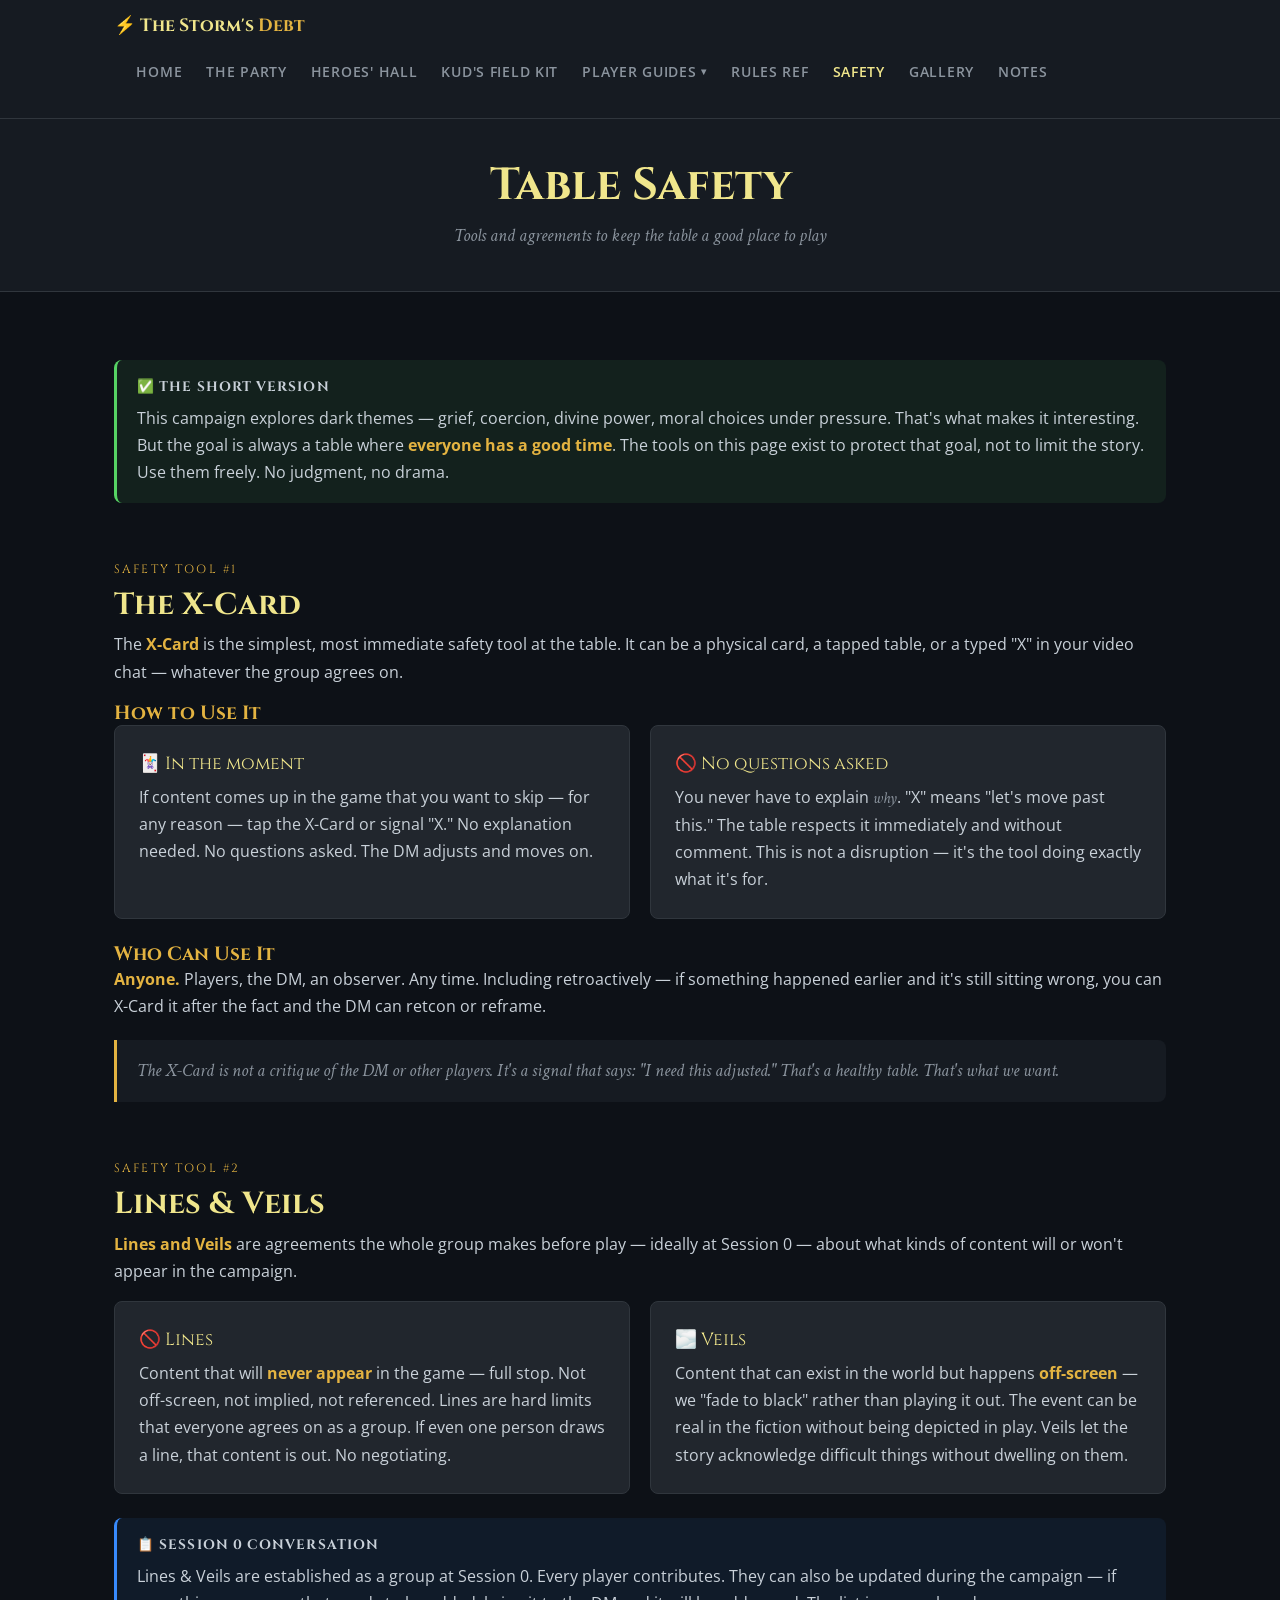
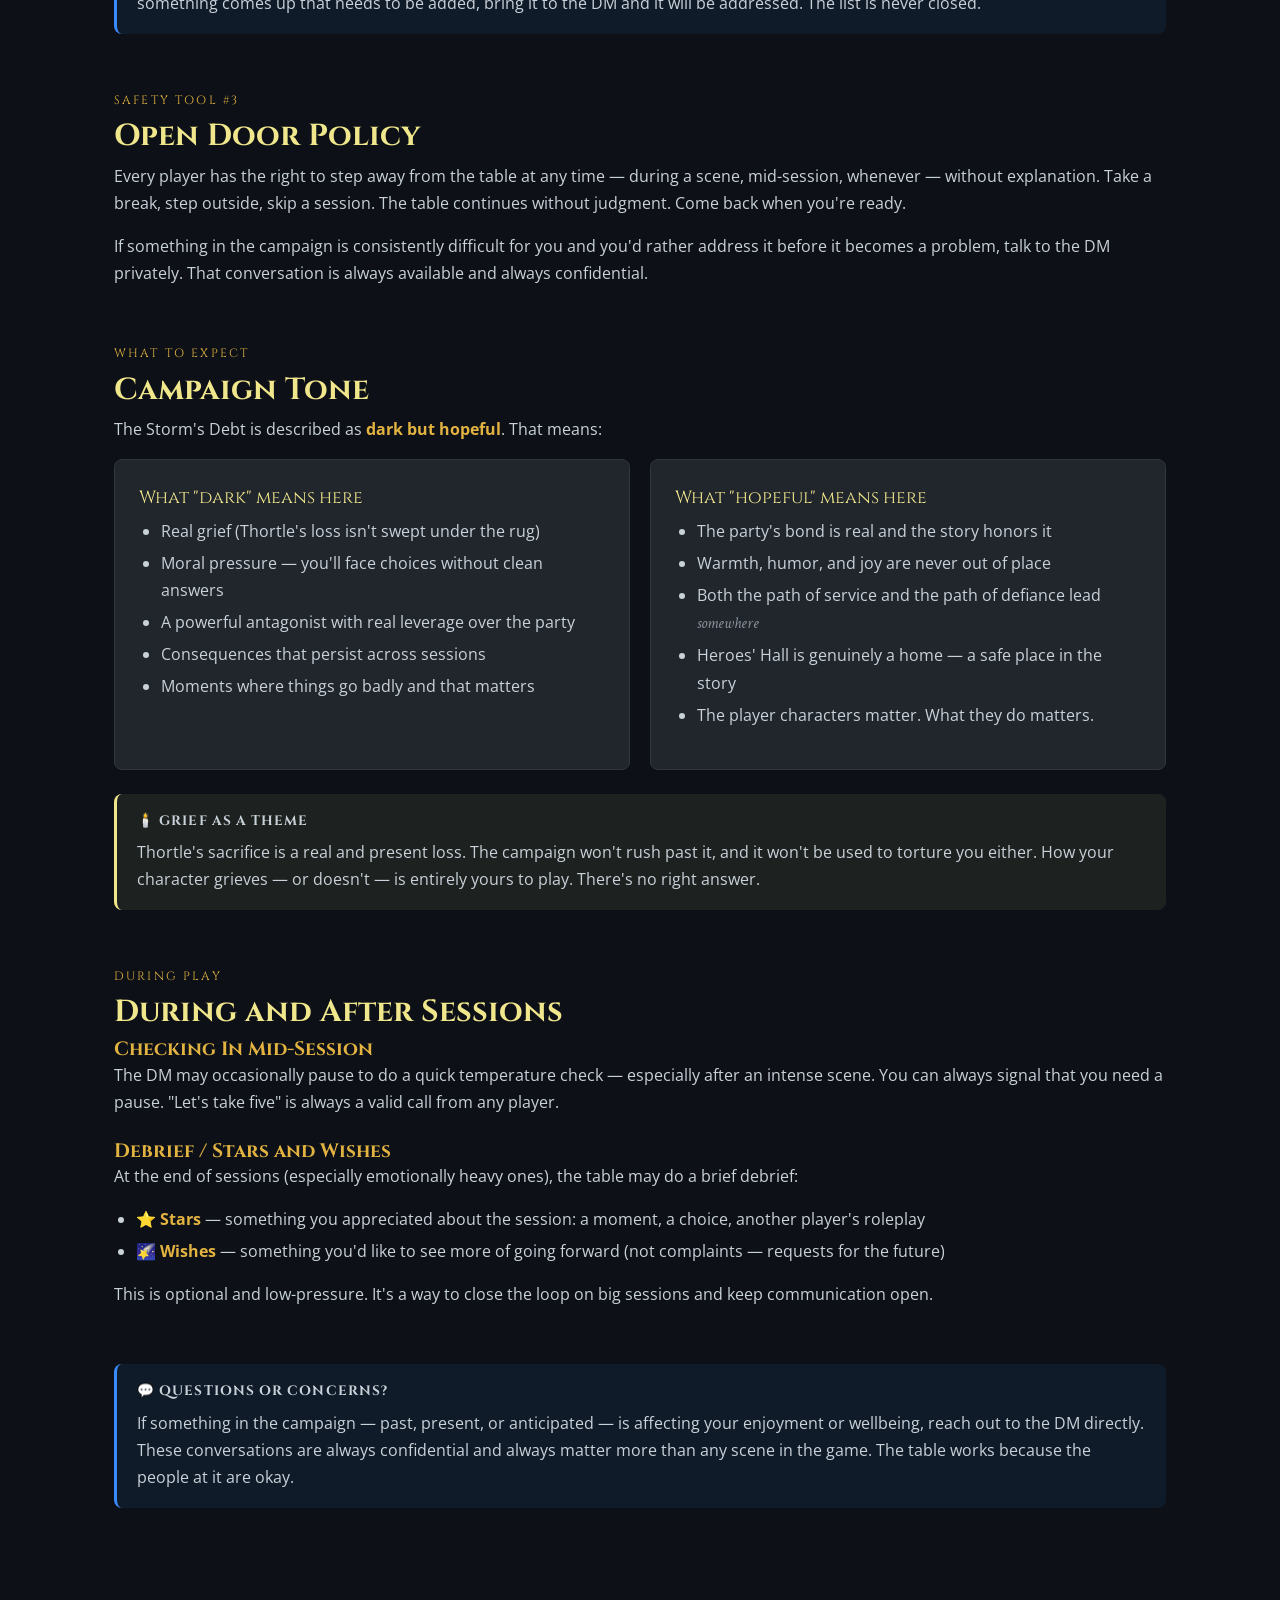
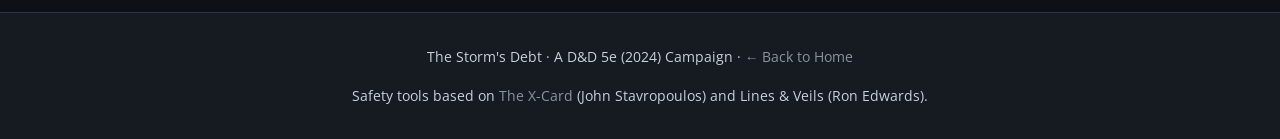
<file: safety.html>
<!DOCTYPE html>
<html lang="en">
<head>
  <meta charset="UTF-8" />
  <meta name="viewport" content="width=device-width, initial-scale=1.0" />
  <title>Table Safety — The Storm's Debt</title>
  <link rel="stylesheet" href="style.css" />
</head>
<body>

<nav class="site-nav">
  <div class="nav-inner">
    <a href="index.html" class="nav-brand">⚡ The Storm's <span>Debt</span></a>
    <ul class="nav-links">
      <li><a href="index.html">Home</a></li>
      <li><a href="party.html">The Party</a></li>
      <li><a href="bastion.html">Heroes' Hall</a></li>
      <li><a href="kud.html">Kud's Field Kit</a></li>
      <li class="nav-dropdown">
        <a href="party.html" class="nav-dropdown-toggle">Player Guides <span class="nav-dropdown-caret" aria-hidden="true">&#9662;</span></a>
        <ul class="nav-dropdown-menu">
        <li><a href="kaelen.html">Kaelen</a></li>
        <li><a href="leo.html">Leo</a></li>
        <li><a href="asteri.html">Asteri</a></li>
        <li><a href="jack.html">Jack</a></li>
        <li><a href="marlo.html">Marlo</a></li>
        <li><a href="vesha.html">Vesha</a></li>
        </ul>
      </li>
      <li><a href="rules.html">Rules Ref</a></li>
      <li><a href="safety.html" class="active">Safety</a></li>
      <li><a href="gallery.html">Gallery</a></li>
      <li><a href="https://docs.google.com/document/d/15RtunA9WTFfW29Kl--05QRfiUGtuOV6vPU0Ejr-IwFA/edit?tab=t.0" target="_blank" rel="noopener">Notes</a></li>
    </ul>
  </div>
</nav>

<header class="page-header">
  <h1>Table Safety</h1>
  <p>Tools and agreements to keep the table a good place to play</p>
</header>

<main class="container">

  <section class="section">
    <div class="callout callout-success">
      <p class="callout-title">✅ The Short Version</p>
      <p>
        This campaign explores dark themes — grief, coercion, divine power, moral choices under pressure.
        That's what makes it interesting. But the goal is always a table where <strong>everyone has a good time</strong>.
        The tools on this page exist to protect that goal, not to limit the story.
        Use them freely. No judgment, no drama.
      </p>
    </div>
  </section>

  <!-- X Card -->
  <section class="section">
    <p class="section-label">Safety Tool #1</p>
    <h2>The X-Card</h2>
    <p>
      The <strong>X-Card</strong> is the simplest, most immediate safety tool at the table.
      It can be a physical card, a tapped table, or a typed "X" in your video chat — whatever the group agrees on.
    </p>

    <h3>How to Use It</h3>
    <div class="grid-2">
      <div class="card">
        <div class="card-title">🃏 In the moment</div>
        <p>If content comes up in the game that you want to skip — for any reason — tap the X-Card or signal "X."
        No explanation needed. No questions asked. The DM adjusts and moves on.</p>
      </div>
      <div class="card">
        <div class="card-title">🚫 No questions asked</div>
        <p>You never have to explain <em>why</em>. "X" means "let's move past this." The table respects it
        immediately and without comment. This is not a disruption — it's the tool doing exactly what it's for.</p>
      </div>
    </div>

    <h3 class="mt-3">Who Can Use It</h3>
    <p><strong>Anyone.</strong> Players, the DM, an observer. Any time. Including retroactively — if something happened
    earlier and it's still sitting wrong, you can X-Card it after the fact and the DM can retcon or reframe.</p>

    <blockquote>
      The X-Card is not a critique of the DM or other players. It's a signal that says:
      "I need this adjusted." That's a healthy table. That's what we want.
    </blockquote>
  </section>

  <!-- Lines and Veils -->
  <section class="section">
    <p class="section-label">Safety Tool #2</p>
    <h2>Lines &amp; Veils</h2>
    <p>
      <strong>Lines and Veils</strong> are agreements the whole group makes before play — ideally at Session 0 —
      about what kinds of content will or won't appear in the campaign.
    </p>

    <div class="grid-2">
      <div class="card">
        <div class="card-title">🚫 Lines</div>
        <p>Content that will <strong>never appear</strong> in the game — full stop. Not off-screen,
        not implied, not referenced. Lines are hard limits that everyone agrees on as a group.
        If even one person draws a line, that content is out. No negotiating.</p>
      </div>
      <div class="card">
        <div class="card-title">🌫️ Veils</div>
        <p>Content that can exist in the world but happens <strong>off-screen</strong> — we "fade to black"
        rather than playing it out. The event can be real in the fiction without being depicted in play.
        Veils let the story acknowledge difficult things without dwelling on them.</p>
      </div>
    </div>

    <div class="callout callout-info mt-3">
      <p class="callout-title">📋 Session 0 Conversation</p>
      <p>Lines &amp; Veils are established as a group at Session 0. Every player contributes.
      They can also be updated during the campaign — if something comes up that needs to be added,
      bring it to the DM and it will be addressed. The list is never closed.</p>
    </div>
  </section>

  <!-- Open Door Policy -->
  <section class="section">
    <p class="section-label">Safety Tool #3</p>
    <h2>Open Door Policy</h2>
    <p>
      Every player has the right to step away from the table at any time — during a scene, mid-session,
      whenever — without explanation. Take a break, step outside, skip a session.
      The table continues without judgment. Come back when you're ready.
    </p>
    <p>
      If something in the campaign is consistently difficult for you and you'd rather address it
      before it becomes a problem, talk to the DM privately. That conversation is always available
      and always confidential.
    </p>
  </section>

  <!-- Tone of the campaign -->
  <section class="section">
    <p class="section-label">What to Expect</p>
    <h2>Campaign Tone</h2>
    <p>The Storm's Debt is described as <strong>dark but hopeful</strong>. That means:</p>
    <div class="grid-2">
      <div class="card">
        <div class="card-title">What "dark" means here</div>
        <ul>
          <li>Real grief (Thortle's loss isn't swept under the rug)</li>
          <li>Moral pressure — you'll face choices without clean answers</li>
          <li>A powerful antagonist with real leverage over the party</li>
          <li>Consequences that persist across sessions</li>
          <li>Moments where things go badly and that matters</li>
        </ul>
      </div>
      <div class="card">
        <div class="card-title">What "hopeful" means here</div>
        <ul>
          <li>The party's bond is real and the story honors it</li>
          <li>Warmth, humor, and joy are never out of place</li>
          <li>Both the path of service and the path of defiance lead <em>somewhere</em></li>
          <li>Heroes' Hall is genuinely a home — a safe place in the story</li>
          <li>The player characters matter. What they do matters.</li>
        </ul>
      </div>
    </div>

    <div class="callout callout-warn mt-3">
      <p class="callout-title">🕯️ Grief as a Theme</p>
      <p>Thortle's sacrifice is a real and present loss. The campaign won't rush past it,
      and it won't be used to torture you either. How your character grieves — or doesn't — is
      entirely yours to play. There's no right answer.</p>
    </div>
  </section>

  <!-- Check-in -->
  <section class="section">
    <p class="section-label">During Play</p>
    <h2>During and After Sessions</h2>

    <h3>Checking In Mid-Session</h3>
    <p>
      The DM may occasionally pause to do a quick temperature check — especially after an intense scene.
      You can always signal that you need a pause. "Let's take five" is always a valid call from any player.
    </p>

    <h3 class="mt-3">Debrief / Stars and Wishes</h3>
    <p>
      At the end of sessions (especially emotionally heavy ones), the table may do a brief debrief:
    </p>
    <ul>
      <li><strong>⭐ Stars</strong> — something you appreciated about the session: a moment, a choice, another player's roleplay</li>
      <li><strong>🌠 Wishes</strong> — something you'd like to see more of going forward (not complaints — requests for the future)</li>
    </ul>
    <p>This is optional and low-pressure. It's a way to close the loop on big sessions and keep communication open.</p>
  </section>

  <!-- Contact -->
  <section class="section">
    <div class="callout callout-info">
      <p class="callout-title">💬 Questions or Concerns?</p>
      <p>
        If something in the campaign — past, present, or anticipated — is affecting your enjoyment or
        wellbeing, reach out to the DM directly. These conversations are always confidential and always
        matter more than any scene in the game. The table works because the people at it are okay.
      </p>
    </div>
  </section>

</main>

<footer class="site-footer">
  <p>The Storm's Debt · A D&amp;D 5e (2024) Campaign · <a href="index.html">← Back to Home</a></p>
  <p class="mt-1">Safety tools based on <a href="https://tinyurl.com/x-card-rpg" target="_blank" rel="noopener">The X-Card</a> (John Stavropoulos) and Lines &amp; Veils (Ron Edwards).</p>
</footer>

</body>
</html>
</file>
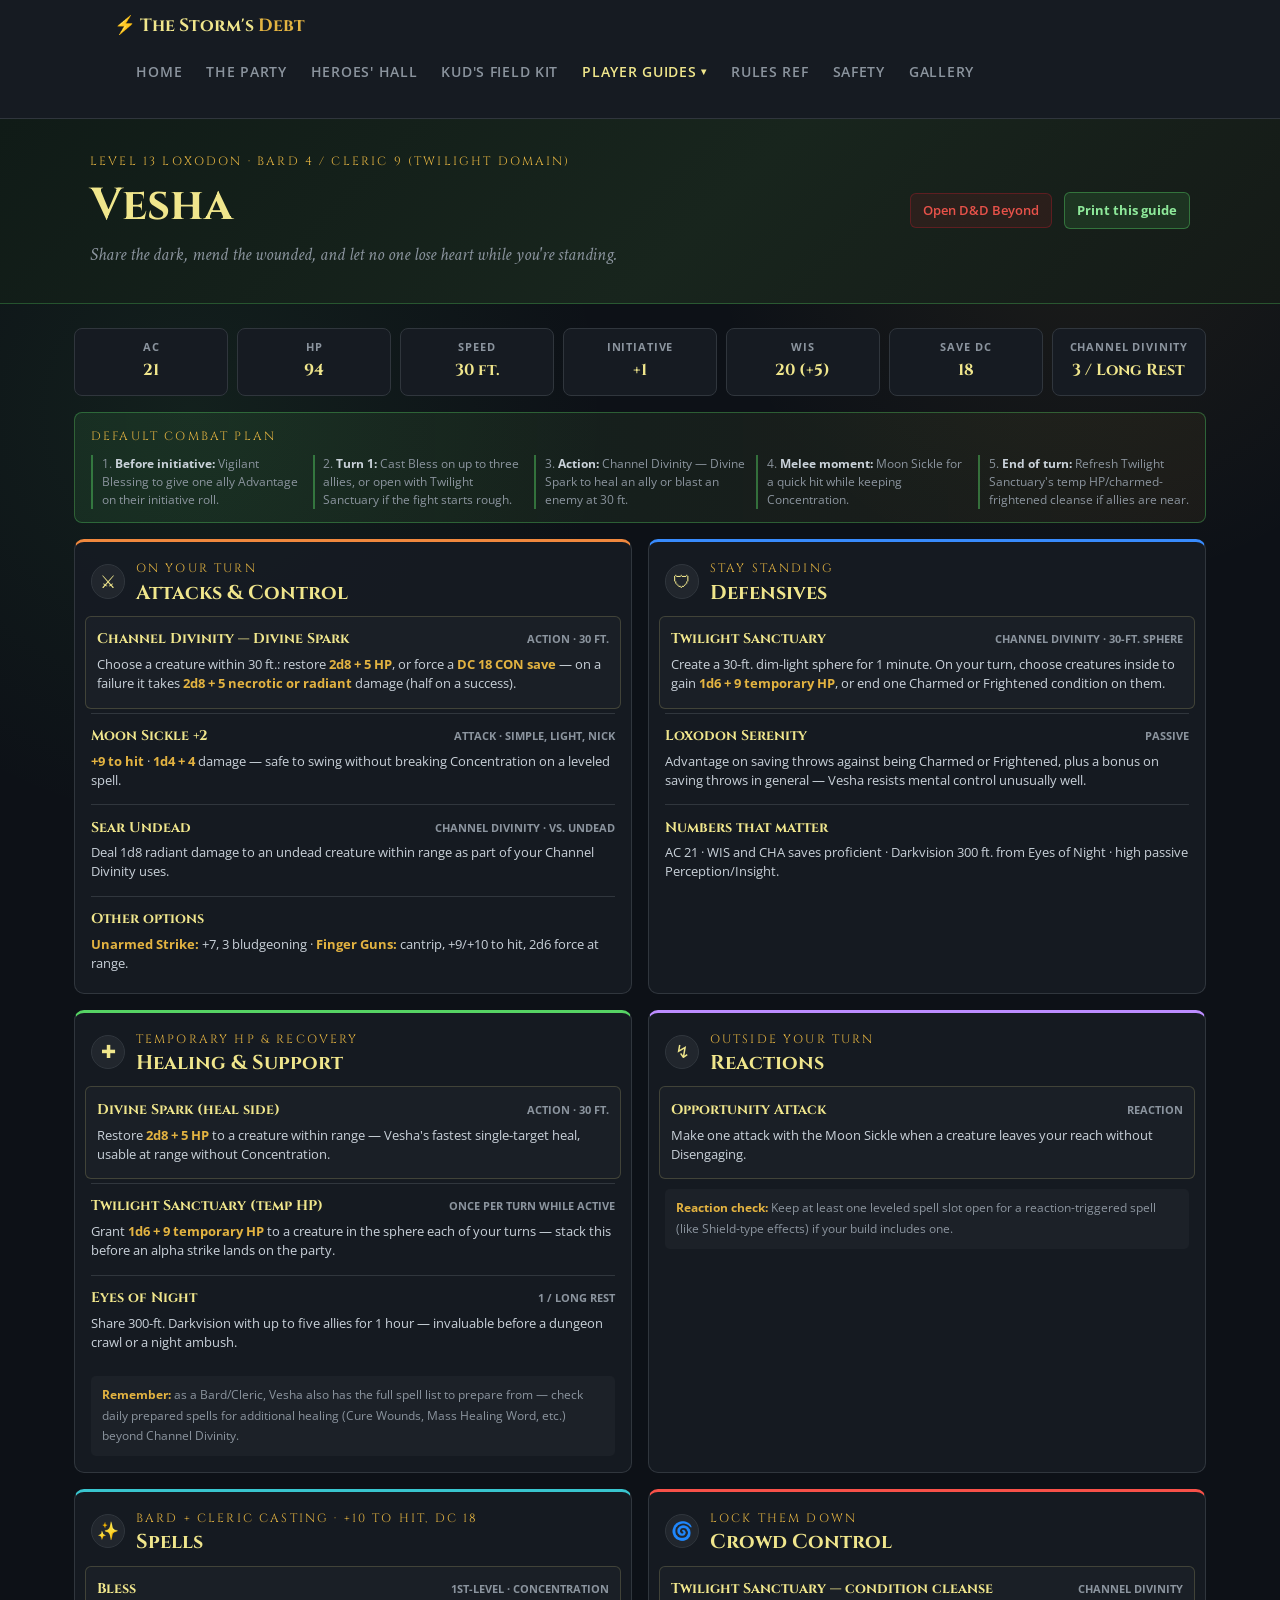
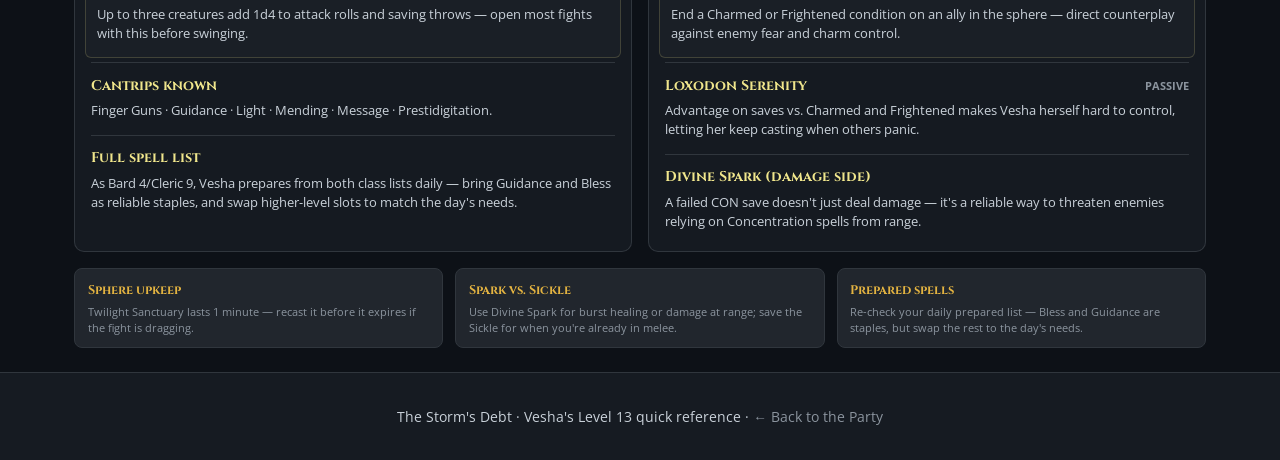
<file: vesha.html>
<!DOCTYPE html>
<html lang="en">
<head>
  <meta charset="UTF-8" />
  <meta name="viewport" content="width=device-width, initial-scale=1.0" />
  <title>Vesha's Battle Guide — The Storm's Debt</title>
  <link rel="stylesheet" href="style.css" />
</head>
<body class="ability-page">

<nav class="site-nav">
  <div class="nav-inner">
    <a href="index.html" class="nav-brand">⚡ The Storm's <span>Debt</span></a>
    <ul class="nav-links">
      <li><a href="index.html">Home</a></li>
      <li><a href="party.html">The Party</a></li>
      <li><a href="bastion.html">Heroes' Hall</a></li>
      <li><a href="kud.html">Kud's Field Kit</a></li>
      <li class="nav-dropdown">
        <a href="party.html" class="nav-dropdown-toggle active">Player Guides <span class="nav-dropdown-caret" aria-hidden="true">&#9662;</span></a>
        <ul class="nav-dropdown-menu">
        <li><a href="kaelen.html">Kaelen</a></li>
        <li><a href="leo.html">Leo</a></li>
        <li><a href="asteri.html">Asteri</a></li>
        <li><a href="jack.html">Jack</a></li>
        <li><a href="marlo.html">Marlo</a></li>
        <li><a href="vesha.html" class="active">Vesha</a></li>
        </ul>
      </li>
      <li><a href="rules.html">Rules Ref</a></li>
      <li><a href="safety.html">Safety</a></li>
      <li><a href="gallery.html">Gallery</a></li>
    </ul>
  </div>
</nav>

<header class="kaelen-header">
  <div class="kaelen-header-inner">
    <div>
      <p class="section-label">Level 13 Loxodon · Bard 4 / Cleric 9 (Twilight Domain)</p>
      <h1>Vesha</h1>
      <p class="kaelen-tagline">Share the dark, mend the wounded, and let no one lose heart while you're standing.</p>
    </div>
    <div class="kaelen-header-actions">
      <a class="ddb-link" href="https://www.dndbeyond.com/characters/158306082" target="_blank" rel="noopener">Open D&amp;D Beyond</a>
      <button class="print-button" type="button" onclick="window.print()">Print this guide</button>
    </div>
  </div>
</header>

<main class="ability-sheet">
  <section class="stat-strip" aria-label="Vesha's key statistics">
    <div><span>AC</span><strong>21</strong></div>
    <div><span>HP</span><strong>94</strong></div>
    <div><span>Speed</span><strong>30 ft.</strong></div>
    <div><span>Initiative</span><strong>+1</strong></div>
    <div><span>WIS</span><strong>20 (+5)</strong></div>
    <div><span>Save DC</span><strong>18</strong></div>
    <div><span>Channel Divinity</span><strong>3 / Long Rest</strong></div>
  </section>

  <section class="turn-card">
    <p class="section-label">Default combat plan</p>
    <ol class="turn-flow">
      <li><strong>Before initiative:</strong> Vigilant Blessing to give one ally Advantage on their initiative roll.</li>
      <li><strong>Turn 1:</strong> Cast Bless on up to three allies, or open with Twilight Sanctuary if the fight starts rough.</li>
      <li><strong>Action:</strong> Channel Divinity — Divine Spark to heal an ally or blast an enemy at 30 ft.</li>
      <li><strong>Melee moment:</strong> Moon Sickle for a quick hit while keeping Concentration.</li>
      <li><strong>End of turn:</strong> Refresh Twilight Sanctuary's temp HP/charmed-frightened cleanse if allies are near.</li>
    </ol>
  </section>

  <div class="ability-grid">
    <section class="ability-panel ability-attacks">
      <div class="ability-heading">
        <span class="ability-icon" aria-hidden="true">⚔</span>
        <div><p class="section-label">On your turn</p><h2>Attacks &amp; Control</h2></div>
      </div>

      <article class="ability-item ability-featured">
        <div class="ability-name"><strong>Channel Divinity — Divine Spark</strong><span>Action · 30 ft.</span></div>
        <p>Choose a creature within 30 ft.: restore <strong>2d8 + 5 HP</strong>, or force a <strong>DC 18 CON save</strong> — on a failure it takes <strong>2d8 + 5 necrotic or radiant</strong> damage (half on a success).</p>
      </article>

      <article class="ability-item">
        <div class="ability-name"><strong>Moon Sickle +2</strong><span>Attack · Simple, Light, Nick</span></div>
        <p><strong>+9 to hit</strong> · <strong>1d4 + 4</strong> damage — safe to swing without breaking Concentration on a leveled spell.</p>
      </article>

      <article class="ability-item">
        <div class="ability-name"><strong>Sear Undead</strong><span>Channel Divinity · vs. undead</span></div>
        <p>Deal 1d8 radiant damage to an undead creature within range as part of your Channel Divinity uses.</p>
      </article>

      <article class="ability-item compact">
        <div class="ability-name"><strong>Other options</strong></div>
        <p><strong>Unarmed Strike:</strong> +7, 3 bludgeoning · <strong>Finger Guns:</strong> cantrip, +9/+10 to hit, 2d6 force at range.</p>
      </article>
    </section>

    <section class="ability-panel ability-defenses">
      <div class="ability-heading">
        <span class="ability-icon" aria-hidden="true">🛡</span>
        <div><p class="section-label">Stay standing</p><h2>Defensives</h2></div>
      </div>

      <article class="ability-item ability-featured">
        <div class="ability-name"><strong>Twilight Sanctuary</strong><span>Channel Divinity · 30-ft. sphere</span></div>
        <p>Create a 30-ft. dim-light sphere for 1 minute. On your turn, choose creatures inside to gain <strong>1d6 + 9 temporary HP</strong>, or end one Charmed or Frightened condition on them.</p>
      </article>

      <article class="ability-item">
        <div class="ability-name"><strong>Loxodon Serenity</strong><span>Passive</span></div>
        <p>Advantage on saving throws against being Charmed or Frightened, plus a bonus on saving throws in general — Vesha resists mental control unusually well.</p>
      </article>

      <article class="ability-item compact">
        <div class="ability-name"><strong>Numbers that matter</strong></div>
        <p>AC 21 · WIS and CHA saves proficient · Darkvision 300 ft. from Eyes of Night · high passive Perception/Insight.</p>
      </article>
    </section>

    <section class="ability-panel ability-healing">
      <div class="ability-heading">
        <span class="ability-icon" aria-hidden="true">✚</span>
        <div><p class="section-label">Temporary HP &amp; recovery</p><h2>Healing &amp; Support</h2></div>
      </div>

      <article class="ability-item ability-featured">
        <div class="ability-name"><strong>Divine Spark (heal side)</strong><span>Action · 30 ft.</span></div>
        <p>Restore <strong>2d8 + 5 HP</strong> to a creature within range — Vesha's fastest single-target heal, usable at range without Concentration.</p>
      </article>

      <article class="ability-item">
        <div class="ability-name"><strong>Twilight Sanctuary (temp HP)</strong><span>Once per turn while active</span></div>
        <p>Grant <strong>1d6 + 9 temporary HP</strong> to a creature in the sphere each of your turns — stack this before an alpha strike lands on the party.</p>
      </article>

      <article class="ability-item">
        <div class="ability-name"><strong>Eyes of Night</strong><span>1 / Long Rest</span></div>
        <p>Share 300-ft. Darkvision with up to five allies for 1 hour — invaluable before a dungeon crawl or a night ambush.</p>
      </article>

      <p class="panel-reminder"><strong>Remember:</strong> as a Bard/Cleric, Vesha also has the full spell list to prepare from — check daily prepared spells for additional healing (Cure Wounds, Mass Healing Word, etc.) beyond Channel Divinity.</p>
    </section>

    <section class="ability-panel ability-reactions">
      <div class="ability-heading">
        <span class="ability-icon" aria-hidden="true">↯</span>
        <div><p class="section-label">Outside your turn</p><h2>Reactions</h2></div>
      </div>

      <article class="ability-item ability-featured">
        <div class="ability-name"><strong>Opportunity Attack</strong><span>Reaction</span></div>
        <p>Make one attack with the Moon Sickle when a creature leaves your reach without Disengaging.</p>
      </article>

      <p class="panel-reminder"><strong>Reaction check:</strong> Keep at least one leveled spell slot open for a reaction-triggered spell (like Shield-type effects) if your build includes one.</p>
    </section>

    <section class="ability-panel ability-spells">
      <div class="ability-heading">
        <span class="ability-icon" aria-hidden="true">✨</span>
        <div><p class="section-label">Bard + Cleric casting · +10 to hit, DC 18</p><h2>Spells</h2></div>
      </div>

      <article class="ability-item ability-featured">
        <div class="ability-name"><strong>Bless</strong><span>1st-level · Concentration</span></div>
        <p>Up to three creatures add 1d4 to attack rolls and saving throws — open most fights with this before swinging.</p>
      </article>

      <article class="ability-item">
        <div class="ability-name"><strong>Cantrips known</strong></div>
        <p>Finger Guns · Guidance · Light · Mending · Message · Prestidigitation.</p>
      </article>

      <article class="ability-item compact">
        <div class="ability-name"><strong>Full spell list</strong></div>
        <p>As Bard 4/Cleric 9, Vesha prepares from both class lists daily — bring Guidance and Bless as reliable staples, and swap higher-level slots to match the day's needs.</p>
      </article>
    </section>

    <section class="ability-panel ability-cc">
      <div class="ability-heading">
        <span class="ability-icon" aria-hidden="true">🌀</span>
        <div><p class="section-label">Lock them down</p><h2>Crowd Control</h2></div>
      </div>

      <article class="ability-item ability-featured">
        <div class="ability-name"><strong>Twilight Sanctuary — condition cleanse</strong><span>Channel Divinity</span></div>
        <p>End a Charmed or Frightened condition on an ally in the sphere — direct counterplay against enemy fear and charm control.</p>
      </article>

      <article class="ability-item">
        <div class="ability-name"><strong>Loxodon Serenity</strong><span>Passive</span></div>
        <p>Advantage on saves vs. Charmed and Frightened makes Vesha herself hard to control, letting her keep casting when others panic.</p>
      </article>

      <article class="ability-item compact">
        <div class="ability-name"><strong>Divine Spark (damage side)</strong></div>
        <p>A failed CON save doesn't just deal damage — it's a reliable way to threaten enemies relying on Concentration spells from range.</p>
      </article>
    </section>
  </div>

  <section class="quick-reminders">
    <div><strong>Sphere upkeep</strong><span>Twilight Sanctuary lasts 1 minute — recast it before it expires if the fight is dragging.</span></div>
    <div><strong>Spark vs. Sickle</strong><span>Use Divine Spark for burst healing or damage at range; save the Sickle for when you're already in melee.</span></div>
    <div><strong>Prepared spells</strong><span>Re-check your daily prepared list — Bless and Guidance are staples, but swap the rest to the day's needs.</span></div>
  </section>
</main>

<footer class="site-footer">
  <p>The Storm's Debt · Vesha's Level 13 quick reference · <a href="party.html">← Back to the Party</a></p>
</footer>

</body>
</html>
</file>
<file: style.css>
/* The Storm's Debt — Player Site Styles */

@import url('https://fonts.googleapis.com/css2?family=Cinzel:wght@400;600;700&family=Crimson+Text:ital,wght@0,400;0,600;1,400&family=Open+Sans:wght@400;600&display=swap');

:root {
  --bg:         #0d1117;
  --surface:    #161b22;
  --card:       #21262d;
  --border:     #30363d;
  --text:       #c9d1d9;
  --text-muted: #8b949e;
  --accent:     #388bfd;
  --gold:       #e3b341;
  --lightning:  #f0e68c;
  --danger:     #f85149;
  --success:    #56d364;
  --radius:     8px;
}

*, *::before, *::after { box-sizing: border-box; margin: 0; padding: 0; }

html { scroll-behavior: smooth; }

body {
  background: var(--bg);
  color: var(--text);
  font-family: 'Open Sans', sans-serif;
  font-size: 16px;
  line-height: 1.7;
  min-height: 100vh;
}

/* ── Typography ───────────────────────────────────────────────── */
h1, h2, h3, h4 {
  font-family: 'Cinzel', serif;
  line-height: 1.2;
  color: var(--lightning);
}

h1 { font-size: clamp(1.8rem, 4vw, 2.8rem); }
h2 { font-size: clamp(1.3rem, 3vw, 1.9rem); margin-bottom: .5rem; }
h3 { font-size: 1.2rem; color: var(--gold); }
h4 { font-size: 1rem; color: var(--accent); }

p { margin-bottom: 1rem; color: var(--text); }
p:last-child { margin-bottom: 0; }

a { color: var(--accent); text-decoration: none; transition: color .2s; }
a:hover { color: var(--lightning); }

strong { color: var(--gold); }
em { font-family: 'Crimson Text', serif; font-style: italic; color: var(--text-muted); }

ul, ol { padding-left: 1.4rem; margin-bottom: 1rem; }
li { margin-bottom: .3rem; }

hr {
  border: none;
  border-top: 1px solid var(--border);
  margin: 2rem 0;
}

/* ── Navigation ───────────────────────────────────────────────── */
.site-nav {
  background: var(--surface);
  border-bottom: 1px solid var(--border);
  position: sticky;
  top: 0;
  z-index: 100;
}

.nav-inner {
  max-width: 1100px;
  margin: 0 auto;
  padding: .75rem 1.5rem;
  display: flex;
  align-items: center;
  justify-content: space-between;
  gap: 1rem;
  flex-wrap: wrap;
}

.nav-brand {
  font-family: 'Cinzel', serif;
  font-size: 1.1rem;
  font-weight: 700;
  color: var(--lightning);
  white-space: nowrap;
}

.nav-brand span { color: var(--gold); }

.nav-links {
  display: flex;
  gap: 1.5rem;
  list-style: none;
  flex-wrap: wrap;
}

.nav-links a {
  color: var(--text-muted);
  font-size: .9rem;
  font-weight: 600;
  text-transform: uppercase;
  letter-spacing: .05em;
  transition: color .2s;
}

.nav-links a:hover,
.nav-links a.active { color: var(--lightning); }

.nav-dropdown {
  position: relative;
}

.nav-dropdown-toggle {
  display: inline-flex;
  align-items: center;
  gap: .3rem;
  background: none;
  border: none;
  cursor: pointer;
  font: inherit;
  color: var(--text-muted);
  font-size: .9rem;
  font-weight: 600;
  text-transform: uppercase;
  letter-spacing: .05em;
  padding: 0;
  transition: color .2s;
}

.nav-dropdown-toggle:hover,
.nav-dropdown-toggle.active,
.nav-dropdown:hover .nav-dropdown-toggle,
.nav-dropdown:focus-within .nav-dropdown-toggle { color: var(--lightning); }

.nav-dropdown-caret {
  font-size: .65rem;
  transition: transform .2s;
}

.nav-dropdown:hover .nav-dropdown-caret,
.nav-dropdown:focus-within .nav-dropdown-caret { transform: rotate(180deg); }

.nav-dropdown-menu {
  position: absolute;
  top: 100%;
  left: 0;
  margin-top: .6rem;
  min-width: 160px;
  background: var(--card);
  border: 1px solid var(--border);
  border-radius: var(--radius);
  box-shadow: 0 8px 24px rgba(0,0,0,.35);
  list-style: none;
  padding: .4rem;
  opacity: 0;
  visibility: hidden;
  transform: translateY(-4px);
  transition: opacity .15s, transform .15s, visibility .15s;
  z-index: 200;
}

.nav-dropdown:hover .nav-dropdown-menu,
.nav-dropdown:focus-within .nav-dropdown-menu {
  opacity: 1;
  visibility: visible;
  transform: translateY(0);
}

.nav-dropdown-menu li { margin: 0; }

.nav-dropdown-menu a {
  display: block;
  padding: .4rem .6rem;
  border-radius: 6px;
  font-size: .82rem;
  font-weight: 600;
  text-transform: none;
  letter-spacing: normal;
  white-space: nowrap;
  color: var(--text-muted);
}

.nav-dropdown-menu a:hover,
.nav-dropdown-menu a.active {
  background: rgba(240,230,140,.08);
  color: var(--lightning);
}

/* ── Hero Banner ──────────────────────────────────────────────── */
.hero {
  background: linear-gradient(160deg, #0a0e14 0%, #0d1a2e 50%, #0a0e14 100%);
  border-bottom: 1px solid var(--border);
  padding: 4rem 1.5rem;
  text-align: center;
  position: relative;
  overflow: hidden;
}

.hero::before {
  content: '';
  position: absolute;
  inset: 0;
  background:
    radial-gradient(ellipse 60% 40% at 50% 0%, rgba(56,139,253,.12) 0%, transparent 70%),
    radial-gradient(ellipse 30% 20% at 70% 30%, rgba(240,230,140,.06) 0%, transparent 60%);
  pointer-events: none;
}

.hero-eyebrow {
  font-family: 'Cinzel', serif;
  font-size: .8rem;
  letter-spacing: .2em;
  text-transform: uppercase;
  color: var(--gold);
  margin-bottom: .75rem;
}

.hero h1 { margin-bottom: 1rem; }

.hero-sub {
  font-family: 'Crimson Text', serif;
  font-size: 1.25rem;
  color: var(--text-muted);
  max-width: 600px;
  margin: 0 auto 1.5rem;
  font-style: italic;
}

.hero-tag {
  display: inline-block;
  background: rgba(56,139,253,.15);
  border: 1px solid rgba(56,139,253,.35);
  border-radius: 20px;
  padding: .3rem .9rem;
  font-size: .85rem;
  color: var(--accent);
  font-weight: 600;
  margin: .25rem;
}

/* ── Page Header (non-home pages) ─────────────────────────────── */
.page-header {
  background: var(--surface);
  border-bottom: 1px solid var(--border);
  padding: 2.5rem 1.5rem;
  text-align: center;
}

.page-header h1 { margin-bottom: .5rem; }
.page-header p { color: var(--text-muted); font-style: italic; font-family: 'Crimson Text', serif; font-size: 1.1rem; }

/* ── Layout ───────────────────────────────────────────────────── */
.container {
  max-width: 1100px;
  margin: 0 auto;
  padding: 3rem 1.5rem;
}

.section { margin-bottom: 3.5rem; }
.section-label {
  font-family: 'Cinzel', serif;
  font-size: .75rem;
  letter-spacing: .18em;
  text-transform: uppercase;
  color: var(--gold);
  margin-bottom: .5rem;
}

.grid-2 { display: grid; grid-template-columns: repeat(auto-fit, minmax(280px, 1fr)); gap: 1.25rem; }
.grid-3 { display: grid; grid-template-columns: repeat(auto-fit, minmax(220px, 1fr)); gap: 1.25rem; }

/* ── Cards ────────────────────────────────────────────────────── */
.card {
  background: var(--card);
  border: 1px solid var(--border);
  border-radius: var(--radius);
  padding: 1.5rem;
  transition: border-color .2s, transform .15s;
}

.card:hover {
  border-color: var(--accent);
  transform: translateY(-2px);
}

.card-title {
  font-family: 'Cinzel', serif;
  font-size: 1.1rem;
  color: var(--lightning);
  margin-bottom: .25rem;
}

.card-sub {
  font-size: .85rem;
  color: var(--gold);
  margin-bottom: .75rem;
  font-weight: 600;
}

.card-meta {
  font-size: .8rem;
  color: var(--text-muted);
}

/* ── Character Cards ──────────────────────────────────────────── */
.char-card {
  background: var(--card);
  border: 1px solid var(--border);
  border-radius: var(--radius);
  padding: 1.25rem 1.5rem;
  transition: border-color .2s;
}

.char-card:hover { border-color: var(--gold); }

.char-name {
  font-family: 'Cinzel', serif;
  font-size: 1.15rem;
  color: var(--lightning);
}

.char-class {
  font-size: .9rem;
  color: var(--accent);
  font-weight: 600;
  margin-bottom: .5rem;
}

.char-race {
  font-size: .85rem;
  color: var(--gold);
  margin-bottom: .75rem;
}

.char-player {
  font-size: .8rem;
  color: var(--text-muted);
  text-transform: uppercase;
  letter-spacing: .05em;
}

.badge {
  display: inline-block;
  background: rgba(227,179,65,.15);
  border: 1px solid rgba(227,179,65,.3);
  border-radius: 4px;
  padding: .1rem .5rem;
  font-size: .75rem;
  color: var(--gold);
  font-weight: 600;
  margin-right: .25rem;
}

.badge-blue {
  background: rgba(56,139,253,.15);
  border-color: rgba(56,139,253,.3);
  color: var(--accent);
}

.badge-green {
  background: rgba(86,211,100,.12);
  border-color: rgba(86,211,100,.3);
  color: var(--success);
}

/* ── Tables ───────────────────────────────────────────────────── */
.table-wrap { overflow-x: auto; margin: 1rem 0; border-radius: var(--radius); border: 1px solid var(--border); }

table {
  width: 100%;
  border-collapse: collapse;
  font-size: .9rem;
}

thead { background: var(--surface); }

th {
  text-align: left;
  padding: .75rem 1rem;
  font-family: 'Cinzel', serif;
  font-size: .8rem;
  font-weight: 600;
  color: var(--gold);
  letter-spacing: .06em;
  text-transform: uppercase;
  border-bottom: 1px solid var(--border);
  white-space: nowrap;
}

td {
  padding: .7rem 1rem;
  border-bottom: 1px solid rgba(48,54,61,.6);
  vertical-align: top;
}

tr:last-child td { border-bottom: none; }
tr:hover td { background: rgba(255,255,255,.02); }

/* ── Callouts ─────────────────────────────────────────────────── */
.callout {
  border-radius: var(--radius);
  padding: 1rem 1.25rem;
  margin: 1.25rem 0;
  border-left: 3px solid;
}

.callout-info {
  background: rgba(56,139,253,.08);
  border-color: var(--accent);
}

.callout-warn {
  background: rgba(240,230,140,.07);
  border-color: var(--lightning);
}

.callout-danger {
  background: rgba(248,81,73,.08);
  border-color: var(--danger);
}

.callout-success {
  background: rgba(86,211,100,.08);
  border-color: var(--success);
}

.callout-title {
  font-family: 'Cinzel', serif;
  font-size: .85rem;
  font-weight: 700;
  text-transform: uppercase;
  letter-spacing: .08em;
  margin-bottom: .4rem;
}

/* ── Facility Grid ────────────────────────────────────────────── */
.facility-card {
  background: var(--card);
  border: 1px solid var(--border);
  border-radius: var(--radius);
  padding: 1rem 1.25rem;
}

.facility-name {
  font-family: 'Cinzel', serif;
  font-size: 1rem;
  color: var(--lightning);
  margin-bottom: .2rem;
}

.facility-steward {
  font-size: .8rem;
  color: var(--gold);
  margin-bottom: .5rem;
}

.facility-desc {
  font-size: .875rem;
  color: var(--text-muted);
  line-height: 1.5;
}

/* ── Quote Block ──────────────────────────────────────────────── */
blockquote {
  background: var(--surface);
  border-left: 3px solid var(--gold);
  border-radius: 0 var(--radius) var(--radius) 0;
  padding: 1rem 1.25rem;
  margin: 1.25rem 0;
  font-family: 'Crimson Text', serif;
  font-size: 1.1rem;
  font-style: italic;
  color: var(--text-muted);
}

/* ── Footer ───────────────────────────────────────────────────── */
.site-footer {
  background: var(--surface);
  border-top: 1px solid var(--border);
  text-align: center;
  padding: 2rem 1.5rem;
  font-size: .85rem;
  color: var(--text-muted);
}

.site-footer a { color: var(--text-muted); }
.site-footer a:hover { color: var(--accent); }

/* ── D&D Beyond Link ──────────────────────────────────────────── */
.ddb-link {
  display: inline-flex;
  align-items: center;
  gap: .35rem;
  margin-top: .85rem;
  padding: .35rem .75rem;
  background: rgba(190,30,45,.12);
  border: 1px solid rgba(190,30,45,.35);
  border-radius: 6px;
  font-size: .8rem;
  font-weight: 600;
  color: #e8524a;
  text-decoration: none;
  transition: background .2s, border-color .2s, color .2s;
}

.ddb-link:hover {
  background: rgba(190,30,45,.22);
  border-color: rgba(190,30,45,.6);
  color: #f0756e;
}

.ddb-icon {
  width: 16px;
  height: 16px;
  object-fit: contain;
  flex-shrink: 0;
  image-rendering: auto;
}

.character-guide-link {
  color: var(--lightning);
  background: rgba(240,230,140,.08);
  border-color: rgba(240,230,140,.35);
}

/* ── Kaelen Ability Guide ────────────────────────────────────── */
.ability-page {
  background:
    radial-gradient(circle at 15% 20%, rgba(86,211,100,.08), transparent 26rem),
    radial-gradient(circle at 85% 10%, rgba(227,179,65,.07), transparent 24rem),
    var(--bg);
}

.kaelen-header {
  border-bottom: 1px solid rgba(86,211,100,.3);
  background: linear-gradient(135deg, #101b17, #18251d 55%, #151a17);
  padding: 2rem 1.5rem;
}

.kaelen-header-inner {
  max-width: 1100px;
  margin: 0 auto;
  display: flex;
  align-items: center;
  justify-content: space-between;
  gap: 1.5rem;
}

.kaelen-tagline {
  color: var(--text-muted);
  font-family: 'Crimson Text', serif;
  font-size: 1.15rem;
  font-style: italic;
  margin: .4rem 0 0;
}

.kaelen-header-actions {
  display: flex;
  align-items: center;
  justify-content: flex-end;
  gap: .75rem;
  flex-wrap: wrap;
}

.kaelen-header-actions .ddb-link { margin-top: 0; }

.print-button {
  background: rgba(86,211,100,.12);
  border: 1px solid rgba(86,211,100,.4);
  border-radius: 6px;
  color: #8ee99a;
  cursor: pointer;
  font: inherit;
  font-size: .8rem;
  font-weight: 700;
  padding: .42rem .75rem;
}

.print-button:hover {
  border-color: var(--success);
  color: #b2f5ba;
}

.ability-sheet {
  max-width: 1180px;
  margin: 0 auto;
  padding: 1.5rem;
}

.stat-strip {
  display: grid;
  grid-template-columns: repeat(7, 1fr);
  gap: .55rem;
  margin-bottom: 1rem;
}

.stat-strip > div {
  background: var(--surface);
  border: 1px solid var(--border);
  border-radius: var(--radius);
  padding: .65rem .5rem;
  text-align: center;
}

.stat-strip .rune-tracker {
  grid-column: 1 / -1;
  text-align: left;
}

.rune-tracker {
  transition: border-color .25s, box-shadow .25s;
}

.rune-tracker-full {
  border-color: var(--lightning) !important;
  box-shadow: 0 0 1rem rgba(240,230,140,.55), inset 0 0 .8rem rgba(240,230,140,.12);
  animation: rune-tracker-glow 1.5s ease-in-out infinite alternate;
}

@keyframes rune-tracker-glow {
  from { box-shadow: 0 0 1rem rgba(240,230,140,.45), inset 0 0 .8rem rgba(240,230,140,.1); }
  to { box-shadow: 0 0 1.6rem rgba(240,230,140,.85), inset 0 0 1rem rgba(240,230,140,.2); }
}

.rune-tracker-heading,
.rune-tracker-actions {
  display: flex;
  align-items: center;
  justify-content: space-between;
  gap: .75rem;
}

.rune-tracker-heading span {
  color: var(--gold);
  font-size: .72rem;
  font-weight: 700;
  letter-spacing: .08em;
  text-transform: uppercase;
}

.rune-tracker-heading output {
  color: var(--text-muted);
  font-size: .75rem;
}

.rune-slots {
  display: flex;
  gap: .55rem;
  margin: .65rem 0;
}

.rune-slot {
  display: grid;
  place-items: center;
  padding: 0;
  width: 1.65rem;
  height: 1.65rem;
  border: 1px solid rgba(240,230,140,.45);
  border-radius: 50%;
  background: var(--card);
  color: inherit;
  cursor: pointer;
  font: inherit;
  font-size: 1rem;
  line-height: 1;
  transition: background .2s, border-color .2s, box-shadow .2s, transform .2s;
}

.rune-slot-filled {
  background: var(--lightning);
  border-color: var(--lightning);
  box-shadow: 0 0 .45rem rgba(240,230,140,.5);
  transform: scale(1.08);
}

@media (prefers-reduced-motion: reduce) {
  .rune-slot {
    transition: none;
  }

  .rune-slot-filled {
    transform: none;
  }
}

.rune-tracker-actions {
  justify-content: flex-start;
}

.rune-tracker-actions .button {
  padding: .25rem .55rem;
  font-size: .72rem;
}

.stat-strip span {
  display: block;
  color: var(--text-muted);
  font-size: .66rem;
  font-weight: 700;
  letter-spacing: .08em;
  text-transform: uppercase;
}

.stat-strip strong {
  display: block;
  color: var(--lightning);
  font-family: 'Cinzel', serif;
  font-size: 1rem;
}

.turn-card {
  background: linear-gradient(90deg, rgba(86,211,100,.1), rgba(227,179,65,.06));
  border: 1px solid rgba(86,211,100,.35);
  border-radius: var(--radius);
  margin-bottom: 1rem;
  padding: .85rem 1rem;
}

.turn-flow {
  display: grid;
  grid-template-columns: repeat(5, 1fr);
  gap: .65rem;
  list-style-position: inside;
  margin: 0;
  padding: 0;
}

.turn-flow li {
  border-left: 2px solid rgba(86,211,100,.45);
  color: var(--text-muted);
  font-size: .78rem;
  line-height: 1.45;
  margin: 0;
  padding-left: .55rem;
}

.turn-flow strong { color: var(--text); }

.ability-grid {
  display: grid;
  grid-template-columns: repeat(2, minmax(0, 1fr));
  gap: 1rem;
}

.ability-panel {
  background: rgba(22,27,34,.94);
  border: 1px solid var(--border);
  border-radius: 10px;
  padding: 1rem;
  break-inside: avoid;
}

.ability-attacks { border-top: 3px solid #f0883e; }
.ability-defenses { border-top: 3px solid var(--accent); }
.ability-healing { border-top: 3px solid var(--success); }
.ability-reactions { border-top: 3px solid #bc8cff; }
.ability-spells { border-top: 3px solid #39c5cf; }
.ability-cc { border-top: 3px solid var(--danger); }

.ability-heading {
  display: flex;
  align-items: center;
  gap: .65rem;
  margin-bottom: .7rem;
}

.ability-heading .section-label { margin-bottom: .12rem; }
.ability-heading h2 { font-size: 1.25rem; margin: 0; }

.ability-icon {
  display: grid;
  place-items: center;
  width: 2.15rem;
  height: 2.15rem;
  border: 1px solid var(--border);
  border-radius: 50%;
  background: var(--card);
  color: var(--lightning);
  font-size: 1.1rem;
  flex: 0 0 auto;
}

.ability-item {
  border-top: 1px solid var(--border);
  padding: .65rem 0;
}

.ability-item:first-of-type { border-top: 0; }

.ability-item p {
  font-size: .8rem;
  line-height: 1.48;
  margin-bottom: .25rem;
}

.ability-item.compact { padding-bottom: 0; }

.ability-featured {
  background: rgba(255,255,255,.025);
  border: 1px solid rgba(240,230,140,.18) !important;
  border-radius: 6px;
  margin: 0 -.35rem .25rem;
  padding: .65rem;
}

.ability-name {
  display: flex;
  align-items: baseline;
  justify-content: space-between;
  gap: .75rem;
  margin-bottom: .25rem;
}

.ability-name strong {
  color: var(--lightning);
  font-family: 'Cinzel', serif;
  font-size: .88rem;
}

.ability-name span {
  color: var(--text-muted);
  font-size: .68rem;
  font-weight: 700;
  text-align: right;
  text-transform: uppercase;
}

.ability-note {
  color: var(--text-muted);
  font-size: .73rem !important;
}

.choice-grid {
  display: grid;
  grid-template-columns: repeat(2, minmax(0, 1fr));
  gap: .3rem .75rem;
  color: var(--text-muted);
  font-size: .72rem;
  line-height: 1.4;
}

.choice-grid b { color: var(--gold); }

.panel-reminder {
  background: rgba(255,255,255,.03);
  border-radius: 5px;
  color: var(--text-muted);
  font-size: .75rem;
  margin-top: .6rem;
  padding: .6rem .7rem;
}

.quick-reminders {
  display: grid;
  grid-template-columns: repeat(3, 1fr);
  gap: .75rem;
  margin-top: 1rem;
}

.quick-reminders div {
  background: var(--card);
  border: 1px solid var(--border);
  border-radius: var(--radius);
  padding: .7rem .8rem;
}

.quick-reminders strong {
  display: block;
  font-family: 'Cinzel', serif;
  font-size: .78rem;
}

.quick-reminders span {
  color: var(--text-muted);
  display: block;
  font-size: .7rem;
  line-height: 1.4;
  margin-top: .2rem;
}

@media (max-width: 850px) {
  .kaelen-header-inner { align-items: flex-start; flex-direction: column; }
  .kaelen-header-actions { justify-content: flex-start; }
  .stat-strip { grid-template-columns: repeat(4, 1fr); }
  .turn-flow { grid-template-columns: 1fr; }
  .ability-grid { grid-template-columns: 1fr; }
}

@media (max-width: 500px) {
  .stat-strip { grid-template-columns: repeat(2, 1fr); }
  .choice-grid, .quick-reminders { grid-template-columns: 1fr; }
}

@media print {
  @page { size: landscape; margin: .2in; }
  .ability-page { background: #fff; color: #111; font-size: 8px; }
  .ability-page .site-nav,
  .ability-page .site-footer,
  .kaelen-header-actions { display: none; }
  .kaelen-header {
    background: none;
    border-color: #888;
    padding: 0 0 .06in;
  }
  .kaelen-header h1 { font-size: 18px; }
  .kaelen-tagline { display: none; }
  .kaelen-header h1,
  .ability-page h2,
  .ability-page strong,
  .ability-name strong { color: #111; }
  .kaelen-tagline,
  .ability-page p,
  .turn-flow li,
  .ability-note,
  .panel-reminder,
  .quick-reminders span { color: #333; }
  .ability-sheet { max-width: none; padding: .06in 0 0; }
  .stat-strip { gap: .035in; margin-bottom: .045in; }
  .stat-strip > div { background: none; border-color: #aaa; padding: .025in; }
  .rune-tracker-full { animation: none; box-shadow: none; }
  .rune-slots { margin: .02in 0; }
  .rune-slot { width: .14in; height: .14in; }
  .stat-strip span { color: #444; }
  .stat-strip strong { color: #111; font-size: 8px; }
  .turn-card { background: none; border-color: #777; margin-bottom: .045in; padding: .035in; }
  .turn-flow { gap: .035in; }
  .turn-flow li { color: #222; font-size: 6.2px; line-height: 1.2; }
  .ability-grid { grid-template-columns: repeat(4, minmax(0, 1fr)); gap: .045in; }
  .ability-panel { background: none; border-color: #777; padding: .045in; }
  .ability-heading { margin-bottom: .015in; }
  .ability-heading h2 { font-size: 9px; }
  .ability-icon { display: none; }
  .ability-item { border-color: #bbb; padding: .02in 0; }
  .ability-featured { background: none; border-color: #999 !important; padding: .025in; }
  .ability-item p { color: #222; font-size: 6.2px; line-height: 1.18; margin-bottom: .012in; }
  .ability-name { gap: .03in; margin-bottom: .01in; }
  .ability-name strong { font-size: 6.8px; }
  .ability-name span, .choice-grid, .panel-reminder { color: #333; font-size: 5.7px; line-height: 1.18; }
  .choice-grid { grid-template-columns: 1fr; gap: .01in; }
  .panel-reminder { margin-top: .025in; padding: .025in; }
  .quick-reminders { gap: .035in; margin-top: .04in; }
  .quick-reminders div { background: none; border-color: #999; padding: .025in; }
  .quick-reminders strong { font-size: 6.5px; }
  .quick-reminders span { font-size: 5.8px; line-height: 1.18; }
  .section-label { color: #333; }
}

/* ── Gallery ──────────────────────────────────────────────────── */
.gallery-timeline {
  margin-top: 1.5rem;
  display: flex;
  flex-direction: column;
  gap: 2rem;
}

.gallery-date-group {
  display: flex;
  flex-direction: column;
  gap: .9rem;
}

.gallery-date-header {
  display: flex;
  align-items: center;
  gap: .85rem;
  font-family: 'Cinzel', serif;
  font-size: 1rem;
  letter-spacing: .04em;
  color: var(--gold);
  margin: 0;
}

.gallery-date-header::after {
  content: '';
  flex: 1;
  height: 1px;
  background: linear-gradient(90deg, var(--border), transparent);
}

.gallery-date-count {
  font-family: inherit;
  font-size: .75rem;
  font-weight: 400;
  color: var(--text-muted);
  white-space: nowrap;
}

.gallery-grid {
  display: grid;
  grid-template-columns: repeat(auto-fill, minmax(150px, 180px));
  justify-content: start;
  gap: 1rem;
}

.gallery-item {
  border-radius: var(--radius);
  overflow: hidden;
  border: 1px solid var(--border);
  background: var(--card);
  cursor: pointer;
  transition: border-color .2s, transform .2s, box-shadow .2s;
  position: relative;
  aspect-ratio: 1 / 1;
}

.gallery-item:hover {
  border-color: var(--gold);
  transform: translateY(-3px);
  box-shadow: 0 8px 24px rgba(0,0,0,.4), 0 0 12px rgba(240,230,140,.08);
}

.gallery-item img {
  width: 100%;
  height: 100%;
  display: block;
  object-fit: cover;
  transition: filter .3s;
}

.gallery-item:hover img {
  filter: brightness(1.1);
}

.gallery-caption {
  padding: .6rem .85rem;
  display: flex;
  justify-content: space-between;
  align-items: center;
  gap: .5rem;
}

.gallery-caption strong {
  font-family: 'Cinzel', serif;
  font-size: .85rem;
  color: var(--lightning);
}

.gallery-caption span {
  font-size: .75rem;
  color: var(--text-muted);
  white-space: nowrap;
}

/* Lightbox */
.lightbox {
  display: none;
  position: fixed;
  inset: 0;
  z-index: 200;
  background: rgba(0,0,0,.92);
  align-items: center;
  justify-content: center;
  flex-direction: column;
  padding: 2rem;
  cursor: pointer;
}

.lightbox.active {
  display: flex;
}

.lightbox img {
  max-width: 90vw;
  max-height: 80vh;
  border-radius: var(--radius);
  border: 1px solid var(--border);
  box-shadow: 0 12px 40px rgba(0,0,0,.6);
}

.lightbox-close {
  position: absolute;
  top: 1rem;
  right: 1.5rem;
  background: none;
  border: none;
  color: var(--text-muted);
  font-size: 2.5rem;
  cursor: pointer;
  transition: color .2s;
  line-height: 1;
}

.lightbox-close:hover { color: var(--lightning); }

.lightbox-nav {
  position: absolute;
  top: 50%;
  transform: translateY(-50%);
  background: rgba(0,0,0,.4);
  border: 1px solid var(--border);
  color: var(--text-muted);
  font-size: 2rem;
  line-height: 1;
  width: 3rem;
  height: 3rem;
  border-radius: 50%;
  cursor: pointer;
  transition: color .2s, background .2s;
  display: flex;
  align-items: center;
  justify-content: center;
}

.lightbox-nav:hover { color: var(--lightning); background: rgba(0,0,0,.65); }

.lightbox-prev { left: 1.5rem; }
.lightbox-next { right: 1.5rem; }

@media (max-width: 600px) {
  .lightbox-nav { width: 2.25rem; height: 2.25rem; font-size: 1.5rem; }
  .lightbox-prev { left: .5rem; }
  .lightbox-next { right: .5rem; }
}

.lightbox-caption {
  margin-top: 1rem;
  font-family: 'Cinzel', serif;
  font-size: 1rem;
  color: var(--gold);
}

@media (max-width: 900px) {
  .gallery-grid { grid-template-columns: repeat(auto-fill, minmax(120px, 150px)); }
}

@media (max-width: 500px) {
  .gallery-grid { grid-template-columns: repeat(2, 1fr); gap: .6rem; }
  .gallery-date-header { font-size: .85rem; }
}

/* ── Utility ──────────────────────────────────────────────────── */
.text-muted  { color: var(--text-muted); }
.text-gold   { color: var(--gold); }
.text-accent { color: var(--accent); }
.text-center { text-align: center; }
.mt-1  { margin-top: .5rem; }
.mt-2  { margin-top: 1rem; }
.mt-3  { margin-top: 1.5rem; }
.mb-0  { margin-bottom: 0 !important; }
.mb-1  { margin-bottom: .5rem; }
.mb-2  { margin-bottom: 1rem; }

/* ── Field Kit ─────────────────────────────────────────────────── */
.button-row { display: flex; flex-wrap: wrap; gap: .5rem; align-items: center; }

.button {
  border: 1px solid var(--border);
  border-radius: 6px;
  padding: .5rem .8rem;
  color: var(--text);
  background: var(--surface);
  font: inherit;
  font-size: .85rem;
  font-weight: 600;
  cursor: pointer;
  transition: background .2s, border-color .2s, color .2s;
}

.button:hover { border-color: var(--lightning); color: var(--lightning); }
.button-primary { background: rgba(56,139,253,.16); border-color: rgba(56,139,253,.45); color: #8cbcff; }
.button-danger { background: rgba(248,81,73,.12); border-color: rgba(248,81,73,.4); color: #ff8d86; }
.button-success { background: rgba(86,211,100,.12); border-color: rgba(86,211,100,.4); color: #8ee99a; }
.button-quiet { color: var(--text-muted); }

.form-grid { display: grid; grid-template-columns: repeat(auto-fit, minmax(180px, 1fr)); gap: 1rem; }
.form-row { display: flex; flex-direction: column; gap: .35rem; margin-top: 1rem; }
.form-row[hidden] { display: none; }
.form-grid .form-row { margin-top: 0; }
.form-row label { color: var(--gold); font-size: .8rem; font-weight: 600; }
.form-row input, .form-row select {
  width: 100%;
  border: 1px solid var(--border);
  border-radius: 5px;
  padding: .55rem .65rem;
  background: var(--surface);
  color: var(--text);
  font: inherit;
}
.form-row input:focus, .form-row select:focus { outline: 2px solid rgba(56,139,253,.5); border-color: var(--accent); }
.inline-control { display: flex; gap: .4rem; flex-wrap: wrap; }
.inline-control input { flex: 1 1 90px; min-width: 90px; }
.health-display { display: flex; align-items: baseline; gap: .4rem; margin: .5rem 0 .75rem; }
.health-title-row { display: flex; align-items: baseline; justify-content: space-between; gap: 1rem; }
.health-title-row .card-title { margin-bottom: 0; }
.health-ac { text-align: right; }
.health-current { font-family: 'Cinzel', serif; font-size: 2.5rem; color: var(--lightning); }
.health-max-label { color: var(--text-muted); }
.health-bar { height: 10px; overflow: hidden; border-radius: 5px; background: var(--surface); border: 1px solid var(--border); }
.health-bar span { display: block; height: 100%; width: 100%; background: var(--success); transition: width .2s, background .2s; }
.health-bar span.health-critical { background: var(--danger); }
.compact-table { margin-top: .75rem; }
.compact-table th, .compact-table td { padding: .5rem .7rem; }
.roll-log-header { display: flex; align-items: center; justify-content: space-between; gap: 1rem; }
.roll-log { display: flex; flex-direction: column; gap: .5rem; }
.roll-entry {
  padding: .7rem .9rem;
  border: 1px solid var(--border);
  border-left: 3px solid var(--border);
  border-radius: 6px;
  background: var(--card);
  font-size: .85rem;
}
.roll-entry.roll-critical { border-left-color: var(--success); }
.roll-entry.roll-fumble { border-left-color: var(--danger); }
.roll-name { font-family: 'Cinzel', serif; font-size: .85rem; color: var(--lightning); margin-bottom: .4rem; }
.roll-attack-line, .roll-damage-line { display: flex; align-items: baseline; gap: .5rem; margin-top: .15rem; }
.roll-attack-total, .roll-damage-total { font-family: 'Cinzel', serif; font-weight: 700; font-size: 1.3rem; color: var(--text); min-width: 2ch; }
.roll-entry.roll-critical .roll-attack-total,
.roll-entry.roll-critical .roll-damage-total { color: var(--success); }
.roll-entry.roll-fumble .roll-attack-total { color: var(--danger); }
.roll-attack-total.roll-attack-hit { font-weight: 900; color: var(--lightning); text-decoration: underline; text-underline-offset: .15em; }
.roll-attack-detail, .roll-damage-detail { color: var(--text-muted); font-size: .8rem; }
.roll-part-detail { color: var(--text-muted); font-size: .78rem; }
.roll-summary { padding: 1rem; }
.roll-summary-title { font-family: 'Cinzel', serif; color: var(--lightning); font-size: .95rem; }
.roll-summary-stats { display: grid; grid-template-columns: repeat(auto-fit, minmax(80px, 1fr)); gap: .75rem; margin: .75rem 0; }
.roll-summary-stats div { display: flex; flex-direction: column; gap: .1rem; }
.roll-summary-stats strong { font-family: 'Cinzel', serif; color: var(--text); font-size: 1.35rem; }
.roll-summary-stats span { color: var(--text-muted); font-size: .75rem; font-weight: 600; }
.checkbox-label { display: flex; align-items: center; gap: .5rem; color: var(--text); font-size: .85rem; font-weight: 600; cursor: pointer; }
.checkbox-label input[type="checkbox"] { width: 1rem; height: 1rem; accent-color: var(--accent); }

/* ── Responsive ───────────────────────────────────────────────── */
@media (max-width: 600px) {
  .nav-links { gap: .75rem; }
  .nav-links a { font-size: .8rem; }
  .hero { padding: 2.5rem 1rem; }
  .container { padding: 2rem 1rem; }
  table { font-size: .8rem; }
  th, td { padding: .6rem .75rem; }
}
</file>
